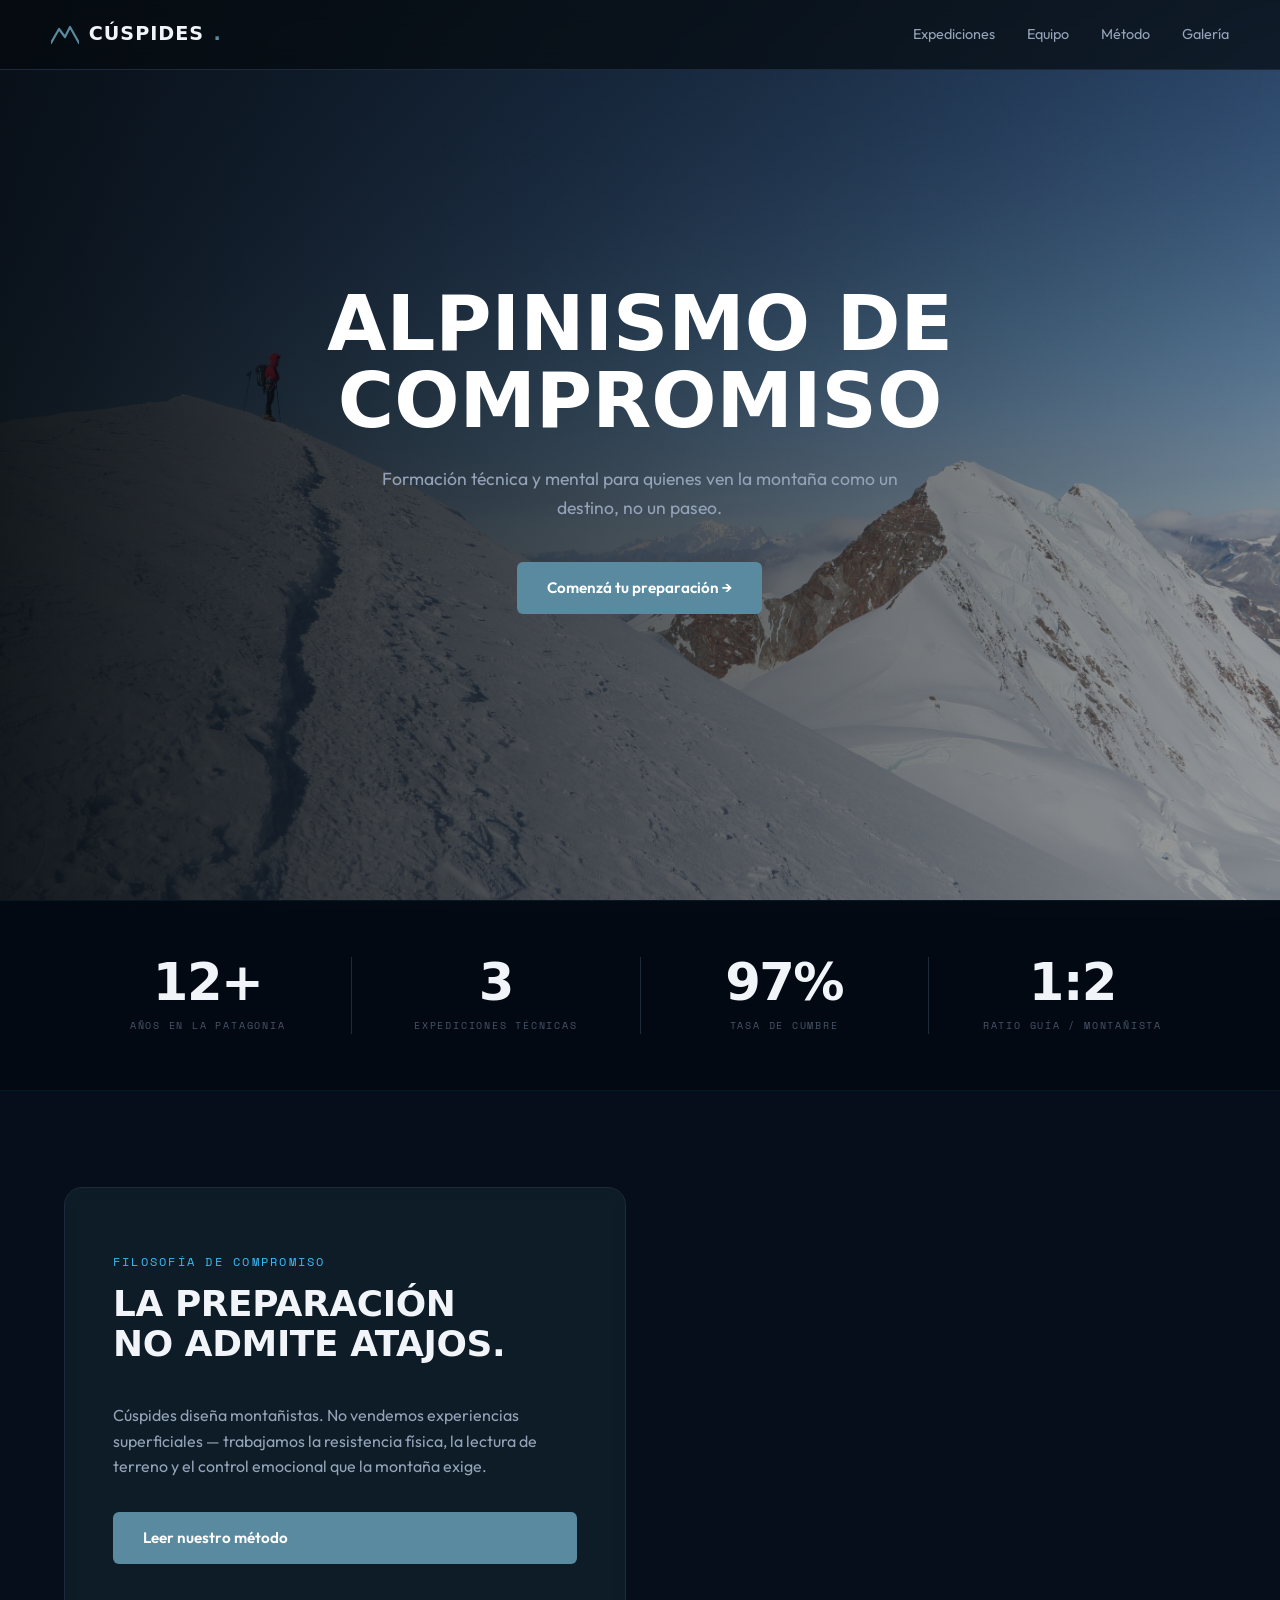
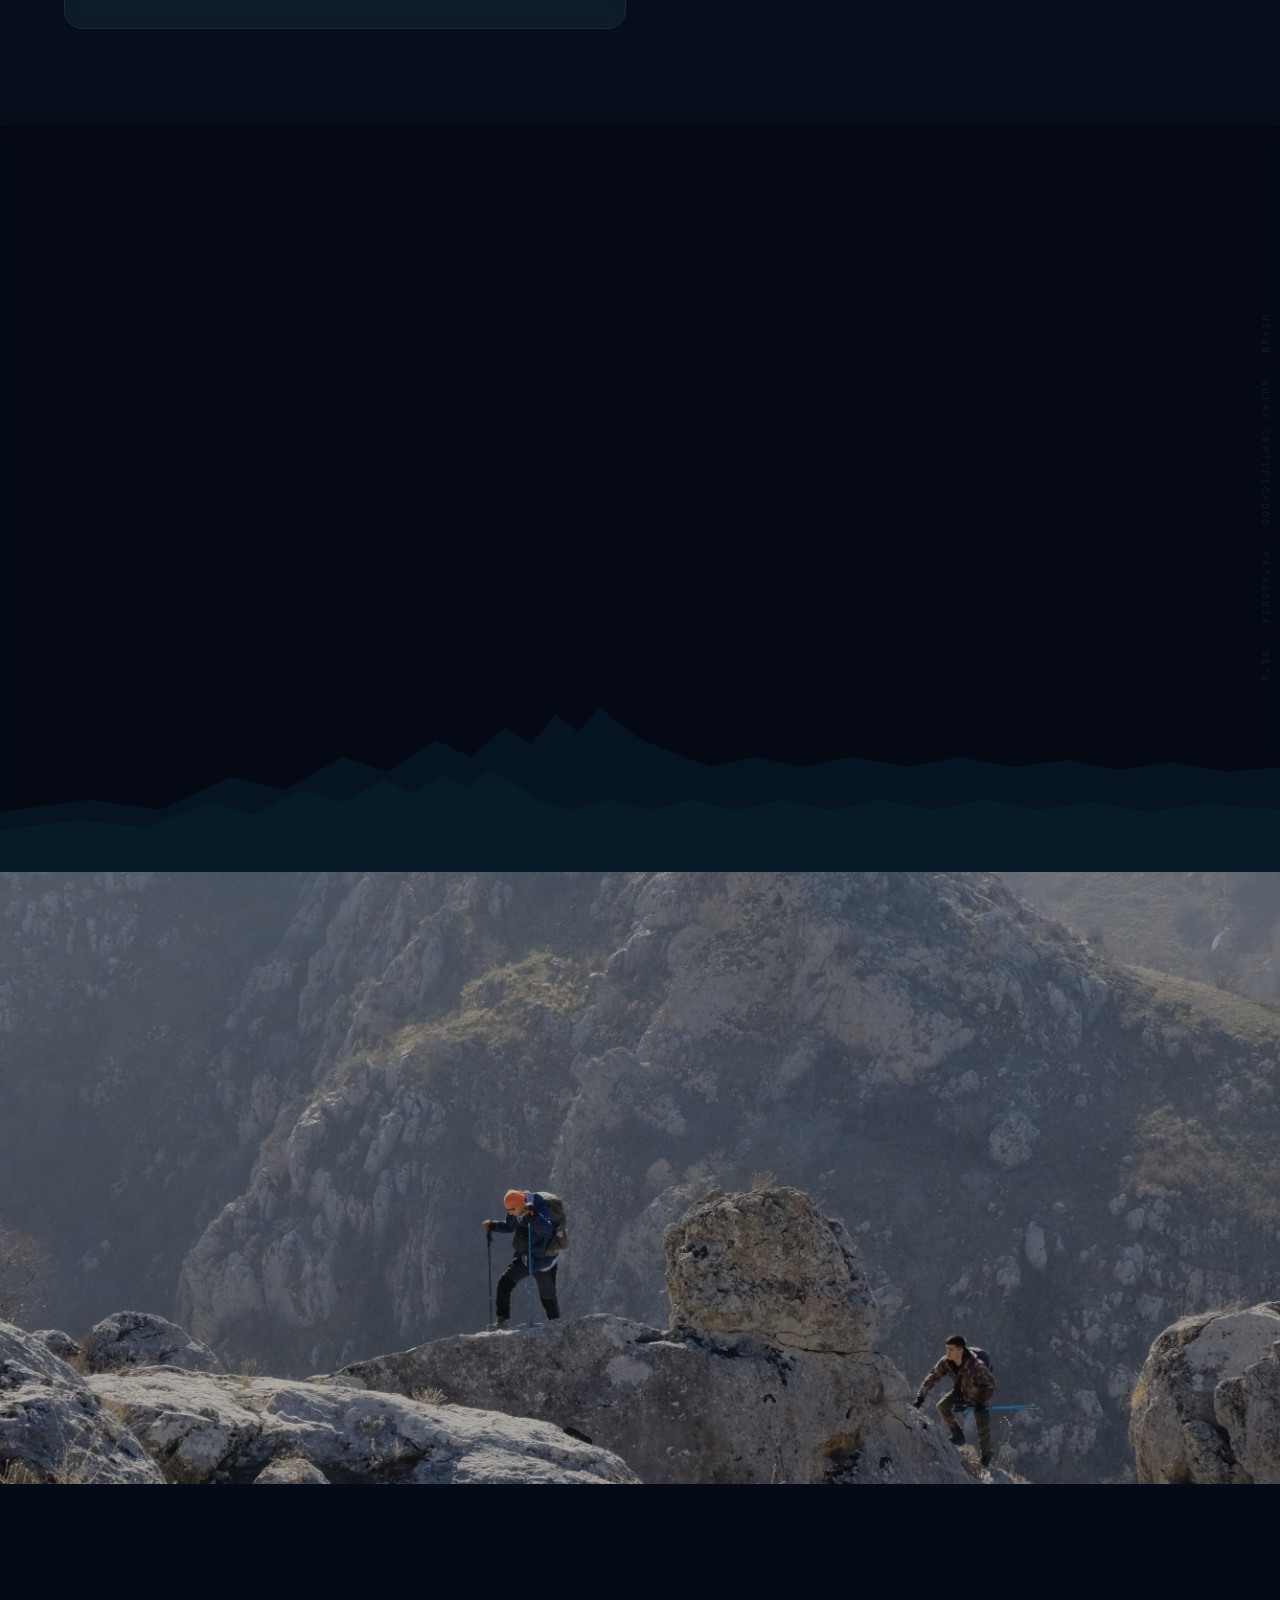
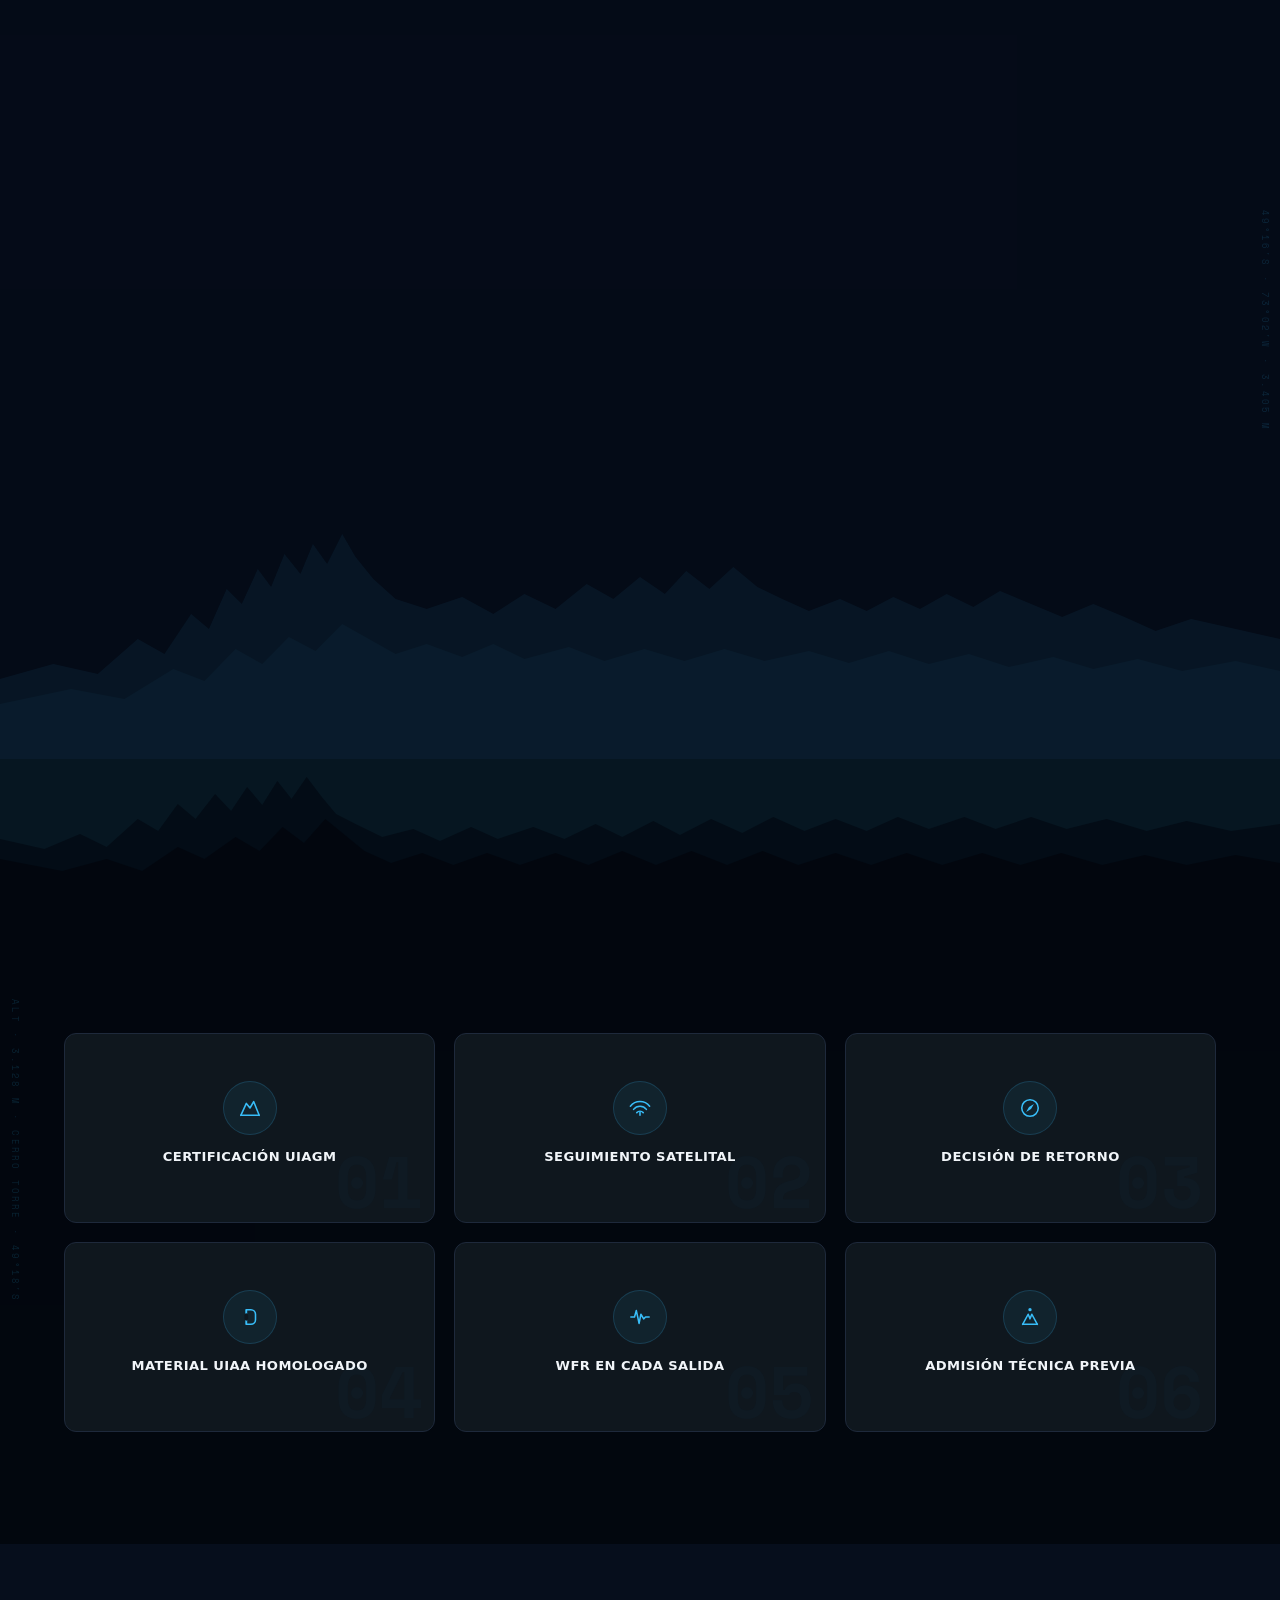
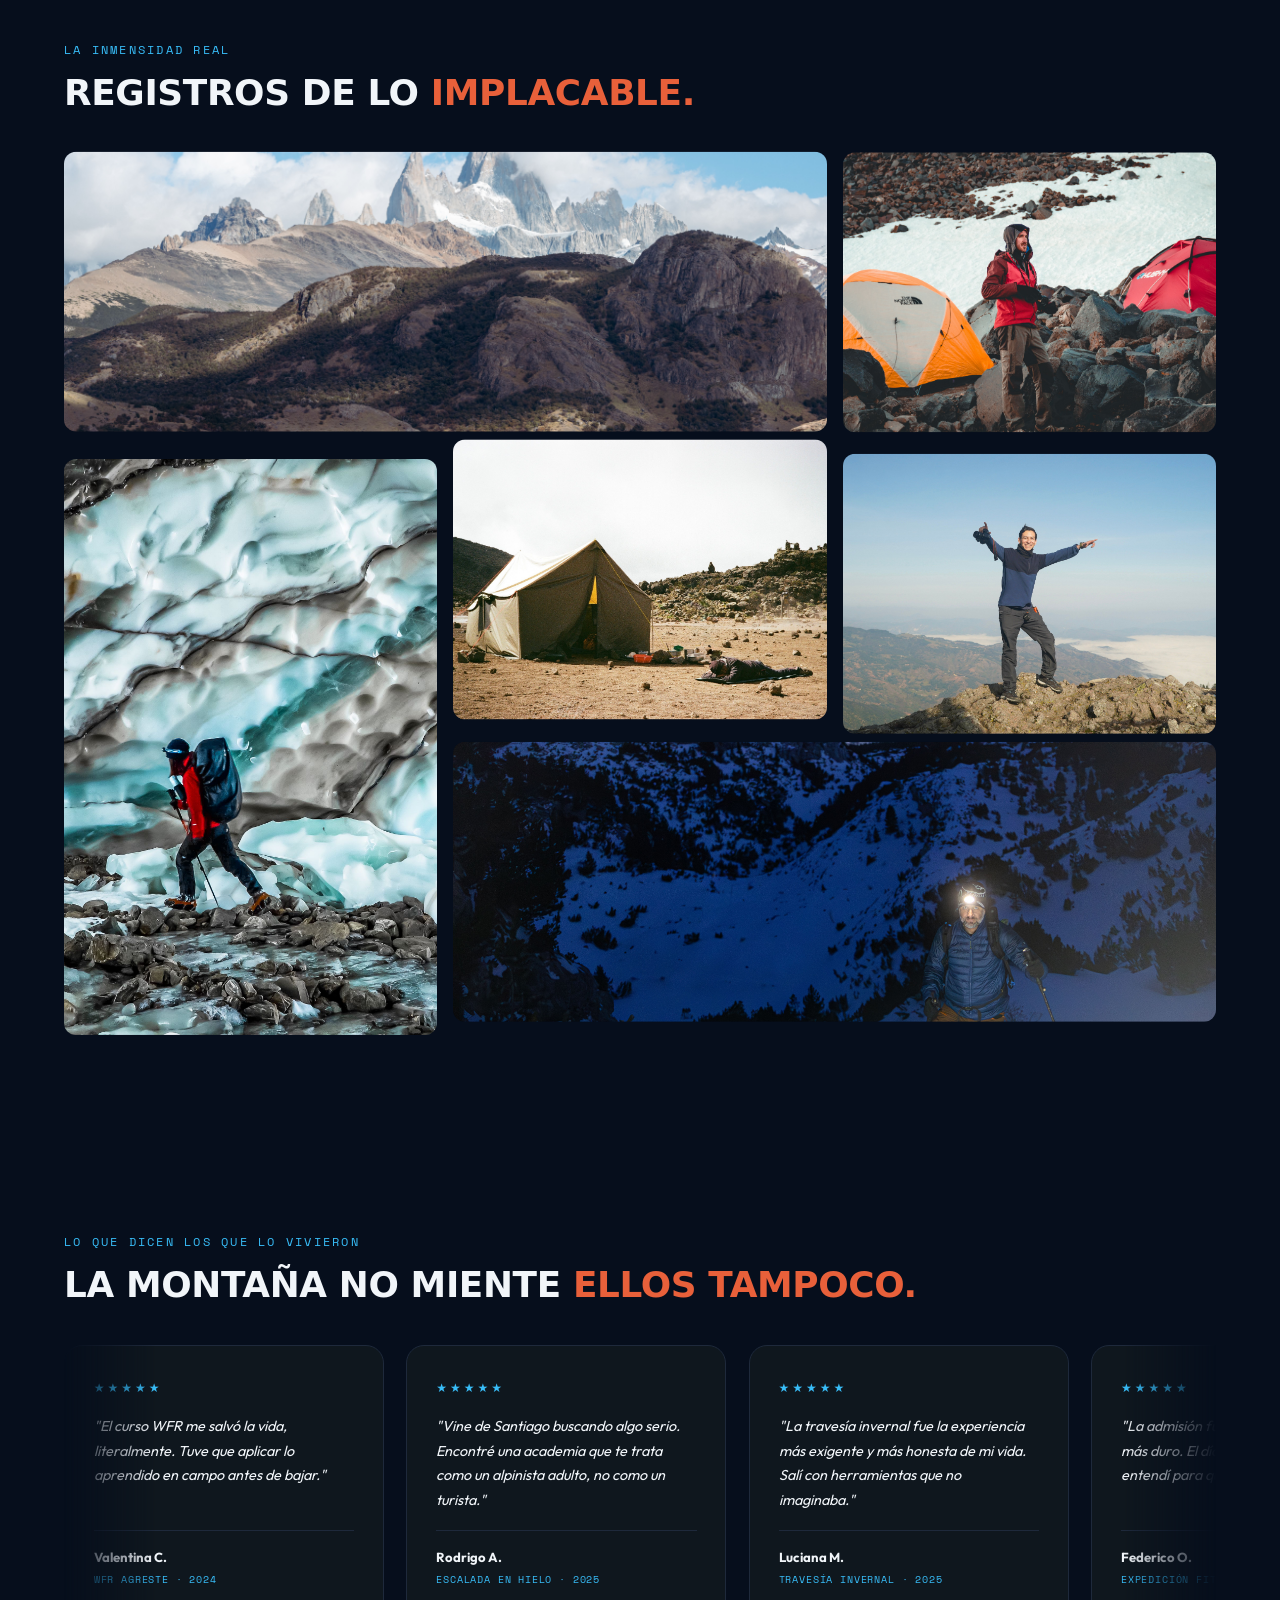
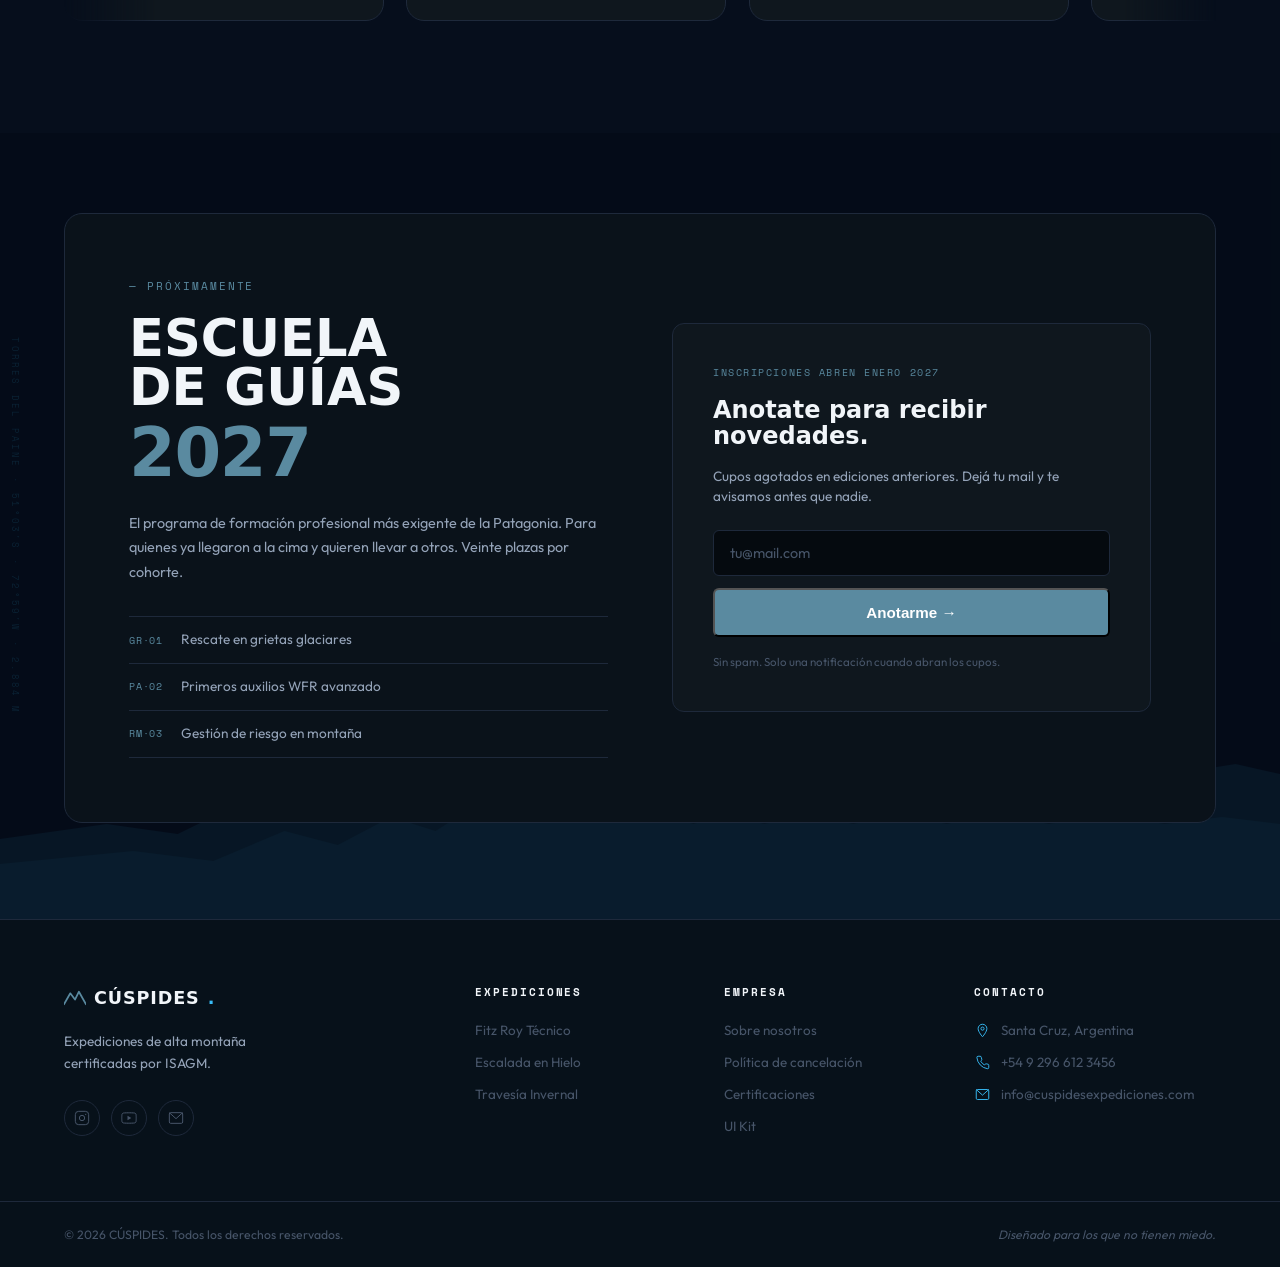
<file: index.html>
<!DOCTYPE html>
<html lang="es">
<head>
    <meta charset="UTF-8">
    <meta name="viewport" content="width=device-width, initial-scale=1.0">
    <title>Cúspides — Montaña & Expediciones</title>
    <meta name="description" content="Alpinismo de compromiso en la Patagonia extrema. Preparación física y mental para montañistas exigentes.">
    <link rel="preconnect" href="https://fonts.googleapis.com">
    <link rel="preconnect" href="https://fonts.gstatic.com" crossorigin>
    <link href="https://fonts.googleapis.com/css2?family=Syne:wght@600;700;800&family=Outfit:wght@300;400;500;600&family=Space+Mono:wght@400;700&display=swap" rel="stylesheet">
    <link rel="stylesheet" href="css/styles.css">
    <link rel="stylesheet" href="css/styles2.css">
</head>
<body>

    <div class="spotlight" aria-hidden="true"></div>
    <div class="grain" aria-hidden="true"></div>

    <!-- NAV -->
    <header class="nav" id="nav">
        <a href="#hero" class="nav__brand">
            <svg class="nav__logo-icon" viewBox="0 0 28 20" fill="none" xmlns="http://www.w3.org/2000/svg" aria-hidden="true">
                <polyline points="0,18 8,4 14,12 19,2 28,18" stroke="currentColor" stroke-width="2.2" stroke-linejoin="round" stroke-linecap="round"/>
            </svg>
            CÚSPIDES<span class="nav__brand-accent">.</span>
        </a>
        <nav class="nav__links">
            <a href="#experiencias">Expediciones</a>
            <a href="#equipo">Equipo</a>
            <a href="#seguridad">Método</a>
            <a href="#galeria">Galería</a>
        </nav>
        <button class="nav__hamburger" aria-label="Abrir menú" aria-expanded="false">
            <span></span><span></span><span></span>
        </button>
    </header>

    <!-- HERO — centrado, sin eyebrow -->
    <section class="hero" id="hero">
        <div class="hero__bg"></div>
        <div class="hero__content">
            <h1 class="hero__title">ALPINISMO DE<br>COMPROMISO</h1>
            <p class="hero__sub">Formación técnica y mental para quienes ven la montaña como un destino, no un paseo.</p>
            <div class="hero__actions">
                <a href="#" class="btn btn--primary">Comenzá tu preparación →</a>
            </div>
        </div>
    </section>

    <!-- STATS STRIP — count-up via JS al entrar al viewport -->
    <div class="stats-strip">
        <div class="stats-strip__inner">
            <div class="stat-item">
                <span class="stat-item__num" data-count-to="12" data-suffix="+">12+</span>
                <span class="stat-item__label">Años en la Patagonia</span>
            </div>
            <div class="stat-item">
                <span class="stat-item__num" data-count-to="3">3</span>
                <span class="stat-item__label">Expediciones técnicas</span>
            </div>
            <div class="stat-item">
                <span class="stat-item__num" data-count-to="97" data-suffix="%">97%</span>
                <span class="stat-item__label">Tasa de cumbre</span>
            </div>
            <div class="stat-item">
                <span class="stat-item__num">1:2</span>
                <span class="stat-item__label">Ratio guía / montañista</span>
            </div>
        </div>
    </div>

    <!-- FILOSOFÍA -->
    <section class="section experience reveal" id="experiencia">
        <div class="experience__text-side">
            <p class="eyebrow">Filosofía de compromiso</p>
            <h2 class="section__title">La preparación<br>no admite atajos.</h2>
            <p class="experience__text" style="margin-top: 1.5rem; margin-bottom: 2rem;">
                Cúspides diseña montañistas. No vendemos experiencias superficiales — trabajamos la resistencia física, la lectura de terreno y el control emocional que la montaña exige.
            </p>
            <a href="#" class="btn btn--primary">Leer nuestro método</a>
        </div>
        <div class="experience__visual-side">
            <div class="experience__sky-bleed"></div>
            <video autoplay muted loop playsinline>
                <source src="assets/section1.mp4" type="video/mp4">
            </video>
        </div>
    </section>

    <!-- EQUIPO — full-bleed, 4 cols que llenan el ancho -->
    <section class="team" id="equipo">
        <div class="section__head reveal">
            <p class="eyebrow">Nuestro equipo</p>
            <h2 class="section__title">Instructores de <em class="hi">montaña.</em></h2>
            <p class="section__lead">Certificados con experiencia real en rescate, primeros auxilios y expediciones técnicas en los terrenos más hostiles del mundo.</p>
        </div>
        <div class="team__grid reveal">

            <article class="member-card">
                <div class="member-card__inner">
                    <div class="member-card__front" style="background-image: url('assets/action-a.jpg')">
                        <span class="member__chip"><span class="member__chip-star">★</span> Argentina</span>
                        <div class="member__front-info">
                            <h3 class="member__name">Tomás Mosqueda</h3>
                            <p class="member__role">Instructor Técnico</p>
                        </div>
                    </div>
                    <div class="member-card__back">
                        <p class="member__back-quote">"La montaña te devuelve exactamente lo que le das. Nada más, nada menos."</p>
                        <div class="member__ficha">
                            <div class="member__ficha-row"><span>Experiencia</span><strong>14 años</strong></div>
                            <div class="member__ficha-row"><span>Certificación</span><strong>UIAGM</strong></div>
                            <div class="member__ficha-row"><span>Especialidad</span><strong>Roca y mixto</strong></div>
                            <div class="member__ficha-row"><span>Base</span><strong>El Chaltén, AR</strong></div>
                        </div>
                    </div>
                </div>
            </article>

            <article class="member-card">
                <div class="member-card__inner">
                    <div class="member-card__front" style="background-image: url('assets/action-b.jpg')">
                        <span class="member__chip"><span class="member__chip-star">★</span> Chile</span>
                        <div class="member__front-info">
                            <h3 class="member__name">Karinelly Salas</h3>
                            <p class="member__role">Especialista en Hielo</p>
                        </div>
                    </div>
                    <div class="member-card__back">
                        <p class="member__back-quote">"El hielo no perdona la improvisación. Por eso entrenamos como si la tormenta ya estuviera aquí."</p>
                        <div class="member__ficha">
                            <div class="member__ficha-row"><span>Experiencia</span><strong>10 años</strong></div>
                            <div class="member__ficha-row"><span>Certificación</span><strong>UIAGM + WFR</strong></div>
                            <div class="member__ficha-row"><span>Especialidad</span><strong>Glaciología</strong></div>
                            <div class="member__ficha-row"><span>Base</span><strong>Torres del Paine, CL</strong></div>
                        </div>
                    </div>
                </div>
            </article>

            <article class="member-card">
                <div class="member-card__inner">
                    <div class="member-card__front" style="background-image: url('assets/action-c.jpg')">
                        <span class="member__chip"><span class="member__chip-star">★</span> Argentina</span>
                        <div class="member__front-info">
                            <h3 class="member__name">Diego Valbuena</h3>
                            <p class="member__role">Rescate Agreste</p>
                        </div>
                    </div>
                    <div class="member-card__back">
                        <p class="member__back-quote">"El rescate empieza antes de salir: en la planificación y en la selección del equipo."</p>
                        <div class="member__ficha">
                            <div class="member__ficha-row"><span>Experiencia</span><strong>12 años</strong></div>
                            <div class="member__ficha-row"><span>Certificación</span><strong>WFR + SAR</strong></div>
                            <div class="member__ficha-row"><span>Especialidad</span><strong>Rescate en grietas</strong></div>
                            <div class="member__ficha-row"><span>Base</span><strong>Bariloche, AR</strong></div>
                        </div>
                    </div>
                </div>
            </article>

            <article class="member-card">
                <div class="member-card__inner">
                    <div class="member-card__front" style="background-image: url('assets/action-d.jpg')">
                        <span class="member__chip"><span class="member__chip-star">★</span> Chile</span>
                        <div class="member__front-info">
                            <h3 class="member__name">Matilda Weber</h3>
                            <p class="member__role">Médica de Expedición</p>
                        </div>
                    </div>
                    <div class="member-card__back">
                        <p class="member__back-quote">"La medicina de montaña no es tratar emergencias. Es evitar que ocurran."</p>
                        <div class="member__ficha">
                            <div class="member__ficha-row"><span>Experiencia</span><strong>8 años</strong></div>
                            <div class="member__ficha-row"><span>Certificación</span><strong>MD + WFR</strong></div>
                            <div class="member__ficha-row"><span>Especialidad</span><strong>Medicina de expedición</strong></div>
                            <div class="member__ficha-row"><span>Base</span><strong>Puerto Natales, CL</strong></div>
                        </div>
                    </div>
                </div>
            </article>

        </div>
    </section>

    <!-- PHOTO BREAK -->
    <div class="photo-break">
        <img src="assets/corte-section1.jpg" alt="Glaciar Perito Moreno" loading="lazy">
        <span class="photo-break__caption"></span>
    </div>

    <!-- EXPEDICIONES -->
    <section class="expeditions" id="experiencias">
        <div class="section__head reveal">
            <p class="eyebrow">Expediciones de alta exigencia</p>
            <h2 class="section__title">Destinos que exigen preparación <em class="hi">real.</em></h2>
            <p class="section__lead">No son paquetes. Son expediciones técnicas con requisitos de formación y selección por aptitud.</p>
        </div>
        <div class="exp-grid reveal">
            <article class="exp-card" style="--bg: url('../assets/fitz-a.jpg')">
                <div class="exp-card__bg"></div>
                <div class="exp-card__overlay"></div>
                <div class="exp-card__content">
                    <div class="exp-card__header">
                        <span class="exp-level exp-level--5">NIVEL 3</span>
                    </div>
                    <div class="exp-card__body">
                        <h3 class="exp-card__title">FITZ ROY</h3>
                        <div class="exp-card__stats">
                            <div class="exp-stat"><span class="exp-stat__val">3.405 M</span><span class="exp-stat__label">Altitud</span></div>
                            <div class="exp-stat"><span class="exp-stat__val">14 DÍAS</span><span class="exp-stat__label">Duración</span></div>
                            <div class="exp-stat"><span class="exp-stat__val">ÉLITE</span><span class="exp-stat__label">Clase</span></div>
                        </div>
                        <p class="exp-card__desc">Arista sur del Fitz Roy. Requiere dominio en roca, mixto y nieve compacta.</p>
                        <div class="exp-card__price"><span class="exp-card__price-val">USD 2.200</span><span class="exp-card__price-label"> / persona</span></div>
                        <a href="detalle.html" class="btn btn--primary exp-card__cta">Ver programa →</a>
                    </div>
                </div>
            </article>
            <article class="exp-card" style="--bg: url('../assets/hielo.jpg')">
                <div class="exp-card__bg"></div>
                <div class="exp-card__overlay"></div>
                <div class="exp-card__content">
                    <div class="exp-card__header">
                        <span class="exp-level exp-level--4">NIVEL 2</span>
                    </div>
                    <div class="exp-card__body">
                        <h3 class="exp-card__title">ESCALADA EN HIELO</h3>
                        <div class="exp-card__stats">
                            <div class="exp-stat"><span class="exp-stat__val">2.200 M</span><span class="exp-stat__label">Altitud</span></div>
                            <div class="exp-stat"><span class="exp-stat__val">7 DÍAS</span><span class="exp-stat__label">Duración</span></div>
                            <div class="exp-stat"><span class="exp-stat__val">AVANZADO</span><span class="exp-stat__label">Clase</span></div>
                        </div>
                        <p class="exp-card__desc">Piolet, crampones y progresión en cascadas heladas. Glaciar en la Cordillera del Viento.</p>
                        <div class="exp-card__price"><span class="exp-card__price-val">USD 1.600</span><span class="exp-card__price-label"> / persona</span></div>
                        <a href="detalle.html" class="btn btn--primary exp-card__cta">Ver programa →</a>
                    </div>
                </div>
            </article>
            <article class="exp-card" style="--bg: url('../assets/invernal.jpg')">
                <div class="exp-card__bg"></div>
                <div class="exp-card__overlay"></div>
                <div class="exp-card__content">
                    <div class="exp-card__header">
                        <span class="exp-level exp-level--3">NIVEL 1</span>
                    </div>
                    <div class="exp-card__body">
                        <h3 class="exp-card__title">TRAVESÍA INVERNAL</h3>
                        <div class="exp-card__stats">
                            <div class="exp-stat"><span class="exp-stat__val">1.900 M</span><span class="exp-stat__label">Altitud</span></div>
                            <div class="exp-stat"><span class="exp-stat__val">5 DÍAS</span><span class="exp-stat__label">Duración</span></div>
                            <div class="exp-stat"><span class="exp-stat__val">INTERMEDIO</span><span class="exp-stat__label">Clase</span></div>
                        </div>
                        <p class="exp-card__desc">Autonomía total en vivac invernal. Navegación nocturna y gestión del frío extremo.</p>
                        <div class="exp-card__price"><span class="exp-card__price-val">USD 800</span><span class="exp-card__price-label"> / persona</span></div>
                        <a href="detalle.html" class="btn btn--primary exp-card__cta">Ver programa →</a>
                    </div>
                </div>
            </article>
        </div>
    </section>

    <!-- SEGURIDAD — flip cards, head alineado izquierda -->
    <section class="security" id="seguridad">
        <div class="section__head reveal">
            <p class="eyebrow">Protocolo Cúspides</p>
            <h2 class="section__title">Si el terreno falla, el <em class="hi">protocolo no.</em></h2>
            <p class="section__lead">La seguridad es la estructura detrás de cada decisión antes, durante y después de cada expedición.</p>
        </div>
        <div class="proto-grid reveal">

            <article class="proto-card">
                <div class="proto-card__inner">
                    <div class="proto-card__front">
                        <span class="proto-card__num">01</span>
                        <div class="proto-icon-wrap">
                            <!-- Cumbre / pico de montaña -->
                            <svg width="22" height="22" viewBox="0 0 24 24" fill="none" stroke="currentColor" stroke-width="1.7" stroke-linecap="round" stroke-linejoin="round"><polyline points="2,20 8,7 12,12 16,5 22,20"/><line x1="2" y1="20" x2="22" y2="20"/></svg>
                        </div>
                        <h3 class="proto-name">Certificación UIAGM</h3>
                        <p class="proto-desc">El único estándar internacional que la Patagonia acepta.</p>
                    </div>
                    <div class="proto-card__back">
                        <p class="proto-card__back-label">¿Qué significa?</p>
                        <p class="proto-card__back-text">Union Internationale des Associations de Guides de Montagne. Solo 3.800 guías en el mundo la poseen. Cúspides no certifica con menos.</p>
                    </div>
                </div>
            </article>

            <article class="proto-card">
                <div class="proto-card__inner">
                    <div class="proto-card__front">
                        <span class="proto-card__num">02</span>
                        <div class="proto-icon-wrap">
                            <!-- Señal GPS satelital -->
                            <svg width="22" height="22" viewBox="0 0 24 24" fill="none" stroke="currentColor" stroke-width="1.7" stroke-linecap="round" stroke-linejoin="round"><line x1="12" y1="20" x2="12" y2="16"/><path d="M8.5 17a5 5 0 0 1 7 0"/><path d="M5 13.5a9 9 0 0 1 14 0"/><path d="M1.5 10a13.5 13.5 0 0 1 21 0"/></svg>
                        </div>
                        <h3 class="proto-name">Seguimiento satelital</h3>
                        <p class="proto-desc">Posición en tiempo real vía Garmin inReach. Sin zonas ciegas.</p>
                    </div>
                    <div class="proto-card__back">
                        <p class="proto-card__back-label">El dispositivo</p>
                        <p class="proto-card__back-text">Garmin inReach Mini 2. Actualización cada 10 minutos. El equipo de base recibe tu posición durante toda la expedición, sin importar la cobertura.</p>
                    </div>
                </div>
            </article>

            <article class="proto-card">
                <div class="proto-card__inner">
                    <div class="proto-card__front">
                        <span class="proto-card__num">03</span>
                        <div class="proto-icon-wrap">
                            <!-- Brújula de expedición -->
                            <svg width="22" height="22" viewBox="0 0 24 24" fill="none" stroke="currentColor" stroke-width="1.7" stroke-linecap="round" stroke-linejoin="round"><circle cx="12" cy="12" r="9"/><polygon points="16.24,7.76 13.12,13.12 7.76,16.24 10.88,10.88" fill="currentColor" stroke="none"/></svg>
                        </div>
                        <h3 class="proto-name">Decisión de retorno</h3>
                        <p class="proto-desc">El protocolo de regreso se define antes de partir, no en la cumbre.</p>
                    </div>
                    <div class="proto-card__back">
                        <p class="proto-card__back-label">Cómo funciona</p>
                        <p class="proto-card__back-text">Definimos puntos de no retorno con altitudes, horarios y condiciones climáticas máximas antes de salir. Si la montaña no acompaña, volvemos. Sin discusión.</p>
                    </div>
                </div>
            </article>

            <article class="proto-card">
                <div class="proto-card__inner">
                    <div class="proto-card__front">
                        <span class="proto-card__num">04</span>
                        <div class="proto-icon-wrap">
                            <!-- Mosquetón / carabiner -->
                            <svg width="22" height="22" viewBox="0 0 24 24" fill="none" stroke="currentColor" stroke-width="1.7" stroke-linecap="round" stroke-linejoin="round"><path d="M8 4h5a5 5 0 0 1 5 5v6a5 5 0 0 1-5 5H8V4z"/><line x1="8" y1="4" x2="8" y2="20"/><line x1="8" y1="10" x2="8" y2="14" stroke-width="4" stroke="var(--panel)"/></svg>
                        </div>
                        <h3 class="proto-name">Material UIAA homologado</h3>
                        <p class="proto-desc">Cuerdas, arneses y hardware con certificación técnica vigente.</p>
                    </div>
                    <div class="proto-card__back">
                        <p class="proto-card__back-label">El estándar</p>
                        <p class="proto-card__back-text">Todo el material es inspeccionado antes de cada expedición y reemplazado al primer signo de deterioro. No usamos equipo de temporadas anteriores sin revisión.</p>
                    </div>
                </div>
            </article>

            <article class="proto-card">
                <div class="proto-card__inner">
                    <div class="proto-card__front">
                        <span class="proto-card__num">05</span>
                        <div class="proto-icon-wrap">
                            <!-- ECG / pulso en campo remoto -->
                            <svg width="22" height="22" viewBox="0 0 24 24" fill="none" stroke="currentColor" stroke-width="1.7" stroke-linecap="round" stroke-linejoin="round"><polyline points="2,12 6,12 8,5 11,19 13,9 16,14 18,12 22,12"/></svg>
                        </div>
                        <h3 class="proto-name">WFR en cada salida</h3>
                        <p class="proto-desc">Cada expedición sale con al menos un guía WFR certificado.</p>
                    </div>
                    <div class="proto-card__back">
                        <p class="proto-card__back-label">La formación</p>
                        <p class="proto-card__back-text">Wilderness First Responder: 70+ horas en emergencias en terreno remoto sin acceso hospitalario. Es el mínimo que Cúspides exige, no el máximo que entrena.</p>
                    </div>
                </div>
            </article>

            <article class="proto-card">
                <div class="proto-card__inner">
                    <div class="proto-card__front">
                        <span class="proto-card__num">06</span>
                        <div class="proto-icon-wrap">
                            <!-- Montañista en cumbre (figura + pico) -->
                            <svg width="22" height="22" viewBox="0 0 24 24" fill="none" stroke="currentColor" stroke-width="1.7" stroke-linecap="round" stroke-linejoin="round"><circle cx="12" cy="4" r="1.8" fill="currentColor" stroke="none"/><polyline points="4,20 10,9 12,14 14,9 20,20"/><line x1="4" y1="20" x2="20" y2="20"/></svg>
                        </div>
                        <h3 class="proto-name">Admisión técnica previa</h3>
                        <p class="proto-desc">No cualquiera sube con nosotros. La selección es parte del protocolo.</p>
                    </div>
                    <div class="proto-card__back">
                        <p class="proto-card__back-label">El proceso</p>
                        <p class="proto-card__back-text">Entrevista individual, revisión de historial de ascensos y evaluación física. No es un filtro de marketing: si no estás listo, te lo decimos directamente.</p>
                    </div>
                </div>
            </article>

        </div>
    </section>

    <!-- GALERÍA — dentro de la grilla estándar -->
    <section class="gallery" id="galeria">
        <div class="section__head reveal">
            <p class="eyebrow">La inmensidad real</p>
            <h2 class="section__title">Registros de lo <em class="hi">implacable.</em></h2>
        </div>
        <div class="masonry-gallery reveal">
            <figure class="mg__item" data-speed="0.9" data-lugar="Fitz Roy" data-anio="2024"><img src="assets/gale1.jpg" alt="Ascenso técnico en el Fitz Roy" loading="lazy"><figcaption class="mg__caption"><span class="mg__caption-lugar">Fitz Roy</span><span class="mg__caption-meta">Expedición técnica · 2024</span><span class="mg__caption-desc">Ascenso por la arista sur en condiciones de viento cruzado.</span></figcaption></figure>
            <figure class="mg__item" data-speed="1.1" data-lugar="Campo Base" data-anio="2023"><img src="assets/gale2.jpg" alt="Tormenta de nieve en campamento base" loading="lazy"><figcaption class="mg__caption"><span class="mg__caption-lugar">Campo Base</span><span class="mg__caption-meta">Campamento · 2023</span><span class="mg__caption-desc">Tormenta nocturna a 2.100 m. Protocolo de espera activado.</span></figcaption></figure>
            <figure class="mg__item" data-speed="0.85" data-lugar="Glaciar Perito Moreno" data-anio="2024"><img src="assets/gale3.jpg" alt="Cruce de glaciares" loading="lazy"><figcaption class="mg__caption"><span class="mg__caption-lugar">Glaciar Perito Moreno</span><span class="mg__caption-meta">Travesía glaciar · 2024</span><span class="mg__caption-desc">Cruce de grietas con técnica de ropa fija y cordada corta.</span></figcaption></figure>
            <figure class="mg__item" data-speed="1.12" data-lugar="Campamento Cúspides" data-anio="2025"><img src="assets/gale4.jpg" alt="Preparación técnica de cuerdas" loading="lazy"><figcaption class="mg__caption"><span class="mg__caption-lugar">Campamento Cúspides</span><span class="mg__caption-meta">Logística · 2025</span><span class="mg__caption-desc">Revisión de material técnico previo al ascenso.</span></figcaption></figure>
            <figure class="mg__item" data-speed="0.92" data-lugar="Cima Fitz Roy" data-anio="2025"><img src="assets/gale5.jpg" alt="Amanecer desde la cumbre" loading="lazy"><figcaption class="mg__caption"><span class="mg__caption-lugar">Cima Fitz Roy · 3.405 m</span><span class="mg__caption-meta">Cumbre · 2025</span><span class="mg__caption-desc">Amanecer patagónico desde la cima. Ventana de 40 minutos.</span></figcaption></figure>
            <figure class="mg__item" data-speed="1.06" data-lugar="Vivac Nocturno" data-anio="2023"><img src="assets/gale6.jpg" alt="Noche técnica de vivac" loading="lazy"><figcaption class="mg__caption"><span class="mg__caption-lugar">Vivac Nocturno</span><span class="mg__caption-meta">Bivouac · 2023</span><span class="mg__caption-desc">Pernoctada a −8°C. Gestión de energía y calor en terreno abierto.</span></figcaption></figure>
        </div>
    </section>

    <!-- RESEÑAS -->
    <section class="section testimonials" id="resenas">
        <div class="section__head reveal">
            <p class="eyebrow">Lo que dicen los que lo vivieron</p>
            <h2 class="section__title">La montaña no miente <em class="hi">Ellos tampoco.</em>
            </div>

        <div class="review-marquee reveal">
            <div class="review-marquee__track">
                <blockquote class="review-card">
                    <div class="review-card__stars">★★★★★</div>
                    <p class="review-card__text">"El curso WFR me salvó la vida, literalmente. Tuve que aplicar lo aprendido en campo antes de bajar."</p>
                    <footer class="review-card__footer">
                        <p class="review-card__name">Valentina C.</p>
                        <span class="review-card__tag">WFR Agreste · 2024</span>
                    </footer>
                </blockquote>
                <blockquote class="review-card">
                    <div class="review-card__stars">★★★★★</div>
                    <p class="review-card__text">"Vine de Santiago buscando algo serio. Encontré una academia que te trata como un alpinista adulto, no como un turista."</p>
                    <footer class="review-card__footer">
                        <p class="review-card__name">Rodrigo A.</p>
                        <span class="review-card__tag">Escalada en Hielo · 2025</span>
                    </footer>
                </blockquote>
                <blockquote class="review-card">
                    <div class="review-card__stars">★★★★★</div>
                    <p class="review-card__text">"La travesía invernal fue la experiencia más exigente y más honesta de mi vida. Salí con herramientas que no imaginaba."</p>
                    <footer class="review-card__footer">
                        <p class="review-card__name">Luciana M.</p>
                        <span class="review-card__tag">Travesía Invernal · 2025</span>
                    </footer>
                </blockquote>
                <blockquote class="review-card">
                    <div class="review-card__stars">★★★★★</div>
                    <p class="review-card__text">"La admisión fue dura. El programa fue más duro. El día que pisé la cumbre entendí para qué era todo."</p>
                    <footer class="review-card__footer">
                        <p class="review-card__name">Federico O.</p>
                        <span class="review-card__tag">Expedición Fitz Roy · 2025</span>
                    </footer>
                </blockquote>
                <blockquote class="review-card">
                    <div class="review-card__stars">★★★★★</div>
                    <p class="review-card__text">"Nunca pensé que iba a llegar tan preparado a la base del Fitz Roy. La admisión me pareció exigente, hasta que vi la montaña de frente."</p>
                    <footer class="review-card__footer">
                        <p class="review-card__name">Marcos D.</p>
                        <span class="review-card__tag">Expedición Fitz Roy · 2024</span>
                    </footer>
                </blockquote>
                <!-- Duplicado para loop sin corte -->
                <blockquote class="review-card">
                    <div class="review-card__stars">★★★★★</div>
                    <p class="review-card__text">"El curso WFR me salvó la vida, literalmente. Tuve que aplicar lo aprendido en campo antes de bajar."</p>
                    <footer class="review-card__footer">
                        <p class="review-card__name">Valentina C.</p>
                        <span class="review-card__tag">WFR Agreste · 2024</span>
                    </footer>
                </blockquote>
                <blockquote class="review-card">
                    <div class="review-card__stars">★★★★★</div>
                    <p class="review-card__text">"Vine de Santiago buscando algo serio. Encontré una academia que te trata como un alpinista adulto, no como un turista."</p>
                    <footer class="review-card__footer">
                        <p class="review-card__name">Rodrigo A.</p>
                        <span class="review-card__tag">Escalada en Hielo · 2025</span>
                    </footer>
                </blockquote>
                <blockquote class="review-card">
                    <div class="review-card__stars">★★★★★</div>
                    <p class="review-card__text">"La travesía invernal fue la experiencia más exigente y más honesta de mi vida. Salí con herramientas que no imaginaba."</p>
                    <footer class="review-card__footer">
                        <p class="review-card__name">Luciana M.</p>
                        <span class="review-card__tag">Travesía Invernal · 2025</span>
                    </footer>
                </blockquote>
                <blockquote class="review-card">
                    <div class="review-card__stars">★★★★★</div>
                    <p class="review-card__text">"La admisión fue dura. El programa fue más duro. El día que pisé la cumbre entendí para qué era todo."</p>
                    <footer class="review-card__footer">
                        <p class="review-card__name">Federico O.</p>
                        <span class="review-card__tag">Expedición Fitz Roy · 2025</span>
                    </footer>
                </blockquote>
                <blockquote class="review-card">
                    <div class="review-card__stars">★★★★★</div>
                    <p class="review-card__text">"Nunca pensé que iba a llegar tan preparado a la base del Fitz Roy. La admisión me pareció exigente, hasta que vi la montaña de frente."</p>
                    <footer class="review-card__footer">
                        <p class="review-card__name">Marcos D.</p>
                        <span class="review-card__tag">Expedición Fitz Roy · 2024</span>
                    </footer>
                </blockquote>
            </div>
        </div>
    </section>

    <!-- ESCUELA DE GUÍAS -->
    <section class="school" id="escuela">
        <div class="school__inner reveal">
            <div class="school__left">
                <p class="school__eyebrow">— Próximamente</p>
                <h2 class="school__title">Escuela<br>de Guías</h2>
                <p class="school__year">2027</p>
                <p class="school__desc">El programa de formación profesional más exigente de la Patagonia. Para quienes ya llegaron a la cima y quieren llevar a otros. Veinte plazas por cohorte.</p>
                <ul class="school__modules">
                    <li><span class="school__module-code">GR·01</span>Rescate en grietas glaciares</li>
                    <li><span class="school__module-code">PA·02</span>Primeros auxilios WFR avanzado</li>
                    <li><span class="school__module-code">RM·03</span>Gestión de riesgo en montaña</li>
                </ul>
            </div>
            <div class="school__right">
                <div class="school__form-box">
                    <p class="school__form-label">Inscripciones abren enero 2027</p>
                    <h3 class="school__form-title">Anotate para recibir novedades.</h3>
                    <p class="school__form-sub">Cupos agotados en ediciones anteriores. Dejá tu mail y te avisamos antes que nadie.</p>
                    <form class="school__form" onsubmit="return false;">
                        <input class="school__input" type="email" placeholder="tu@mail.com" required>
                        <button class="btn btn--primary school__submit" type="submit">Anotarme →</button>
                    </form>
                    <p class="school__disclaimer">Sin spam. Solo una notificación cuando abran los cupos.</p>
                </div>
            </div>
        </div>
    </section>

    <!-- FOOTER — rediseño con columnas + íconos -->
    <footer class="footer">
        <div class="footer__body">

            <!-- Col 1: marca + descripción + redes -->
            <div class="footer__brand-col">
                <p class="footer__logo">
                    <svg class="footer__logo-icon" viewBox="0 0 28 20" fill="none" xmlns="http://www.w3.org/2000/svg" aria-hidden="true">
                        <polyline points="0,18 8,4 14,12 19,2 28,18" stroke="currentColor" stroke-width="2.2" stroke-linejoin="round" stroke-linecap="round"/>
                    </svg>
                    CÚSPIDES<span class="footer__logo-accent">.</span>
                </p>
                <p class="footer__tagline">Expediciones de alta montaña<br>certificadas por ISAGM.</p>
                <div class="footer__social-row">
                    <a href="#" class="footer__social-btn" aria-label="Instagram">
                        <svg viewBox="0 0 24 24" fill="none" stroke="currentColor" stroke-width="1.5" xmlns="http://www.w3.org/2000/svg">
                            <rect x="2" y="2" width="20" height="20" rx="5" ry="5"/>
                            <circle cx="12" cy="12" r="4"/>
                            <circle cx="17.5" cy="6.5" r="1" fill="currentColor" stroke="none"/>
                        </svg>
                    </a>
                    <a href="#" class="footer__social-btn" aria-label="YouTube">
                        <svg viewBox="0 0 24 24" fill="none" stroke="currentColor" stroke-width="1.5" xmlns="http://www.w3.org/2000/svg">
                            <path d="M22.5 6.5a2.7 2.7 0 0 0-1.9-1.9C18.9 4.2 12 4.2 12 4.2s-6.9 0-8.6.4a2.7 2.7 0 0 0-1.9 1.9C1.2 8.2 1.2 12 1.2 12s0 3.8.3 5.5a2.7 2.7 0 0 0 1.9 1.9c1.7.4 8.6.4 8.6.4s6.9 0 8.6-.4a2.7 2.7 0 0 0 1.9-1.9c.3-1.7.3-5.5.3-5.5s0-3.8-.3-5.5z"/>
                            <polygon points="9.75,15.5 15.5,12 9.75,8.5" fill="currentColor" stroke="none"/>
                        </svg>
                    </a>
                    <a href="#" class="footer__social-btn" aria-label="Email">
                        <svg viewBox="0 0 24 24" fill="none" stroke="currentColor" stroke-width="1.5" xmlns="http://www.w3.org/2000/svg">
                            <rect x="2" y="4" width="20" height="16" rx="2"/>
                            <polyline points="2,4 12,13 22,4"/>
                        </svg>
                    </a>
                </div>
            </div>

            <!-- Col 2: expediciones -->
            <div class="footer__col">
                <h4>Expediciones</h4>
                <ul>
                    <li><a href="#">Fitz Roy Técnico</a></li>
                    <li><a href="#">Escalada en Hielo</a></li>
                    <li><a href="#">Travesía Invernal</a></li>
                </ul>
            </div>

            <!-- Col 3: empresa -->
            <div class="footer__col">
                <h4>Empresa</h4>
                <ul>
                    <li><a href="#">Sobre nosotros</a></li>
                    <li><a href="#">Política de cancelación</a></li>
                    <li><a href="#">Certificaciones</a></li>
                    <li><a href="uikit.html">UI Kit</a></li>
                </ul>
            </div>

            <!-- Col 4: contacto con íconos -->
            <div class="footer__col footer__col--contact">
                <h4>Contacto</h4>
                <ul>
                    <li>
                        <span class="footer__contact-icon">
                            <svg viewBox="0 0 24 24" fill="none" stroke="currentColor" stroke-width="1.5" xmlns="http://www.w3.org/2000/svg">
                                <path d="M12 2C8.13 2 5 5.13 5 9c0 5.25 7 13 7 13s7-7.75 7-13c0-3.87-3.13-7-7-7z"/>
                                <circle cx="12" cy="9" r="2.5"/>
                            </svg>
                        </span>
                        Santa Cruz, Argentina
                    </li>
                    <li>
                        <span class="footer__contact-icon">
                            <svg viewBox="0 0 24 24" fill="none" stroke="currentColor" stroke-width="1.5" xmlns="http://www.w3.org/2000/svg">
                                <path d="M22 16.92v3a2 2 0 0 1-2.18 2A19.79 19.79 0 0 1 3.07 4.18 2 2 0 0 1 5.06 2h3a2 2 0 0 1 2 1.72c.127.96.361 1.903.7 2.81a2 2 0 0 1-.45 2.11L9.09 9.91a16 16 0 0 0 6 6l1.27-1.27a2 2 0 0 1 2.11-.45c.907.339 1.85.573 2.81.7A2 2 0 0 1 22 16.92z"/>
                            </svg>
                        </span>
                        +54 9 296 612 3456
                    </li>
                    <li>
                        <span class="footer__contact-icon">
                            <svg viewBox="0 0 24 24" fill="none" stroke="currentColor" stroke-width="1.5" xmlns="http://www.w3.org/2000/svg">
                                <rect x="2" y="4" width="20" height="16" rx="2"/>
                                <polyline points="2,4 12,13 22,4"/>
                            </svg>
                        </span>
                        info@cuspidesexpediciones.com
                    </li>
                </ul>
            </div>

        </div>

        <!-- Barra inferior -->
        <div class="footer__bottom">
            <p>© 2026 CÚSPIDES. Todos los derechos reservados.</p>
            <p>Diseñado para los que no tienen miedo.</p>
        </div>
    </footer>

    <script src="js/main.js"></script>
</body>
</html>
</file>
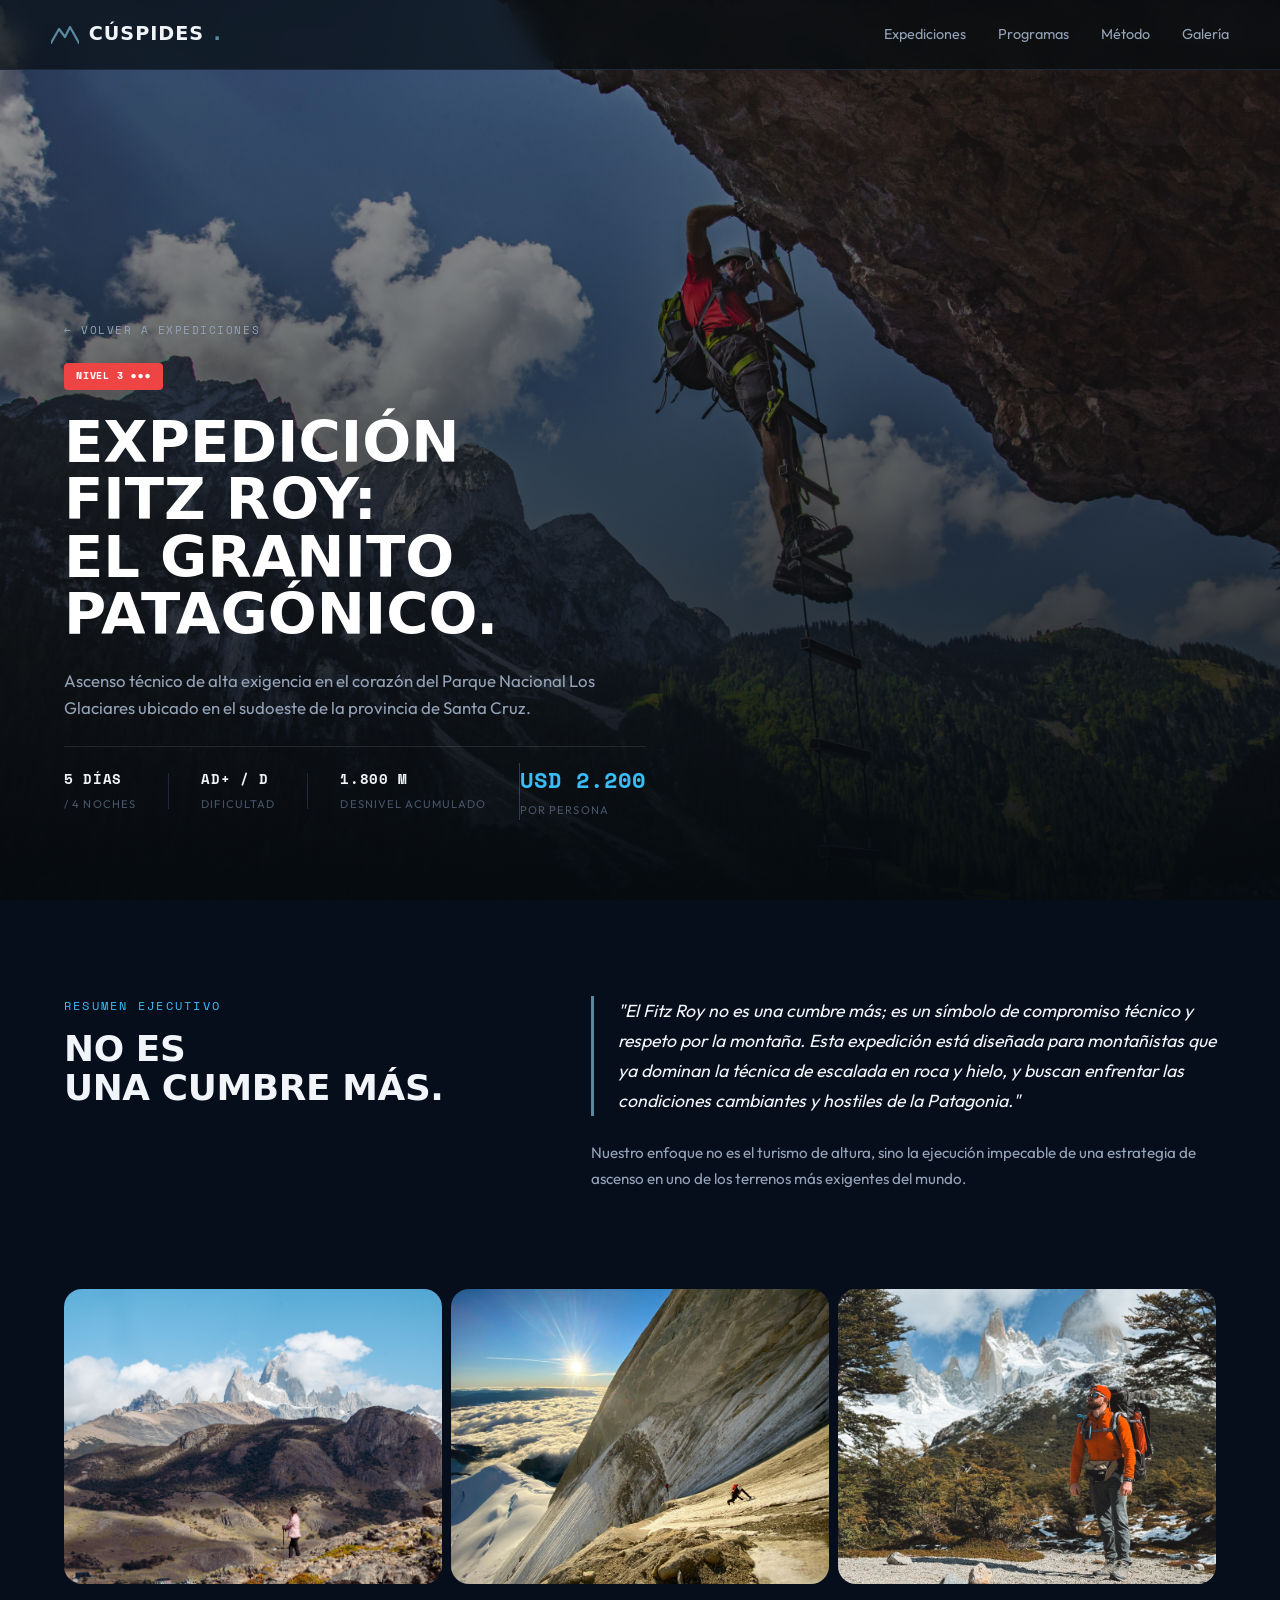
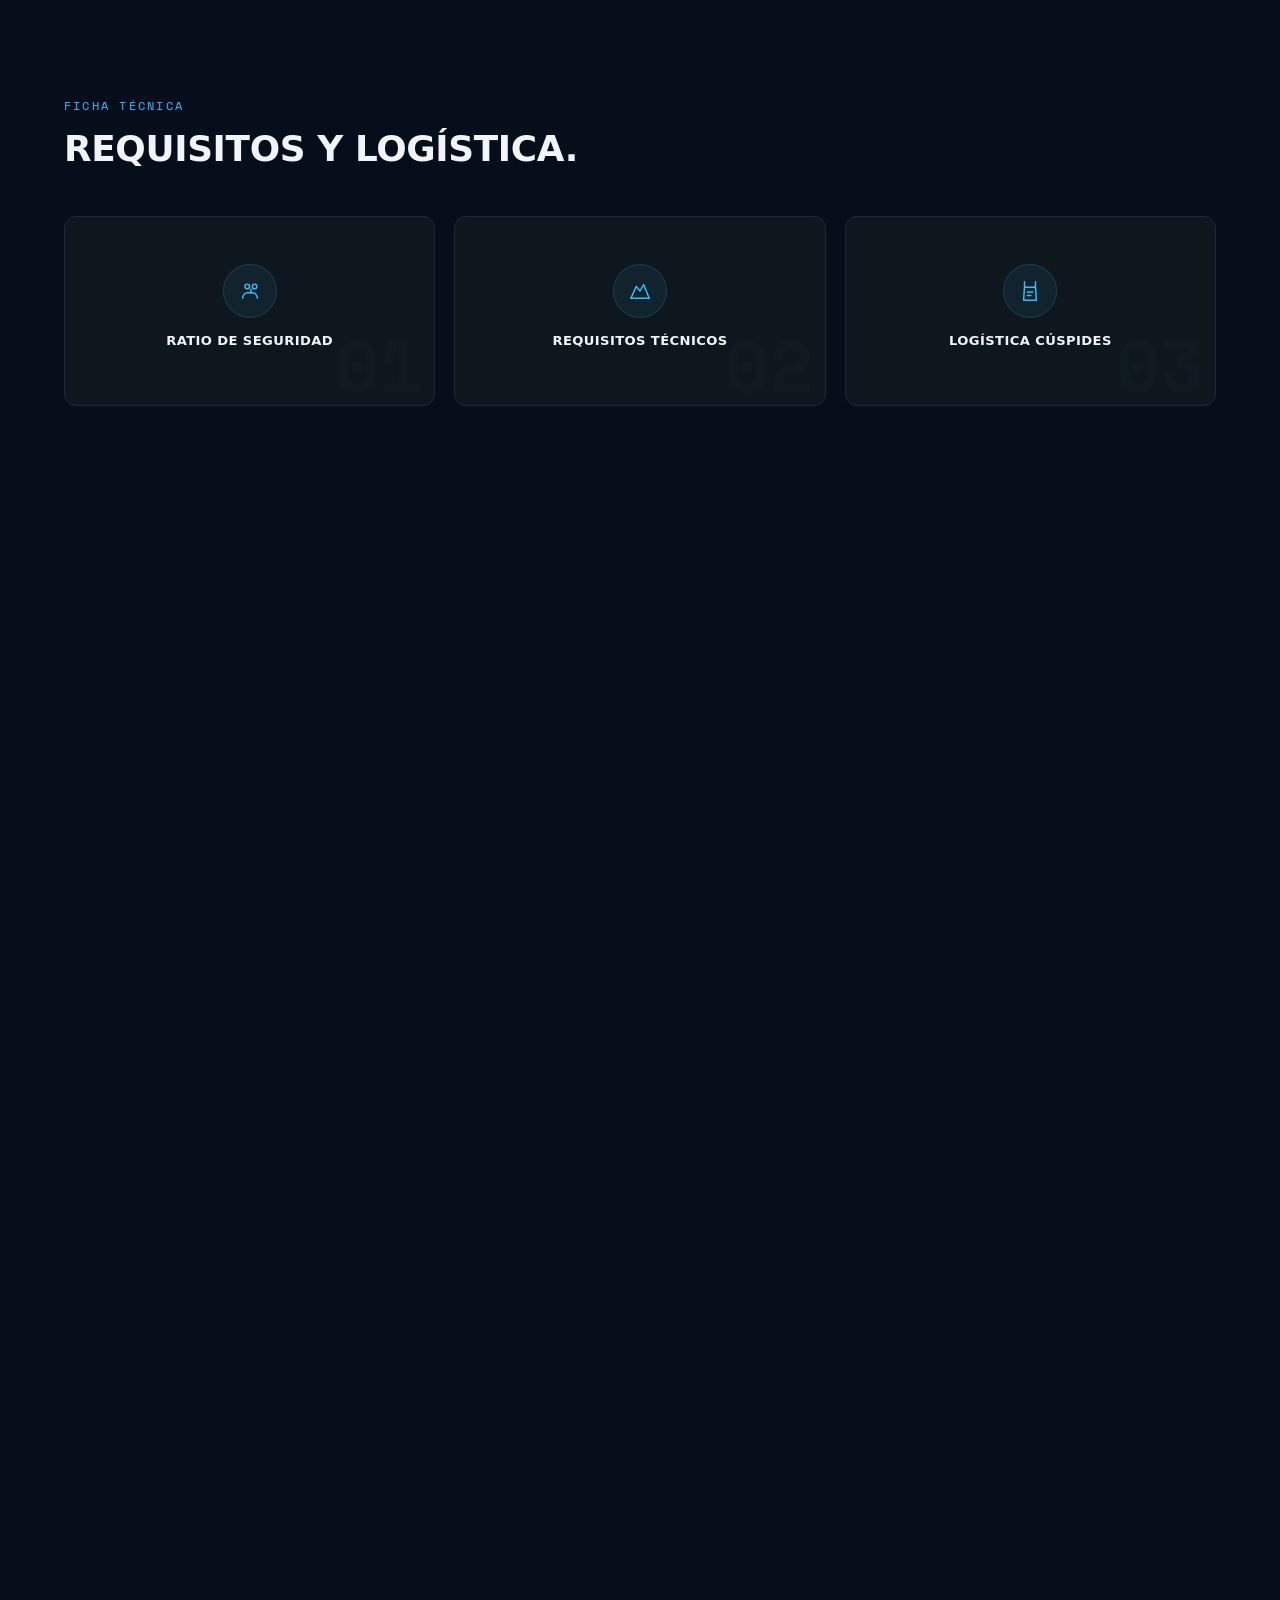
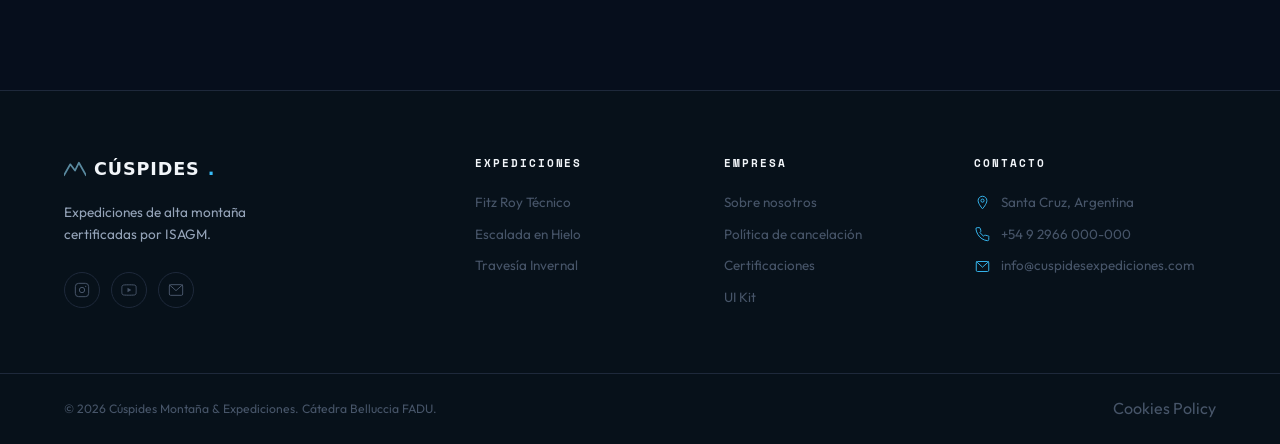
<file: detalle.html>
<!DOCTYPE html>
<html lang="es">
<head>
    <meta charset="UTF-8">
    <meta name="viewport" content="width=device-width, initial-scale=1.0">
    <title>Expedición Fitz Roy — Cúspides</title>
    <meta name="description" content="Ascenso técnico de alta exigencia en el corazón del Parque Nacional Los Glaciares.">

    <link rel="preconnect" href="https://fonts.googleapis.com">
    <link rel="preconnect" href="https://fonts.gstatic.com" crossorigin>
    <link href="https://fonts.googleapis.com/css2?family=Syne:wght@600;700;800&family=Outfit:wght@300;400;500;600&family=Space+Mono:wght@400;700&display=swap" rel="stylesheet">

    <link rel="stylesheet" href="css/styles.css">
    <link rel="stylesheet" href="css/detalle.css">
    <link rel="stylesheet" href="css/styles2.css">
</head>
<body>

    <div class="spotlight" aria-hidden="true"></div>
    <div class="grain" aria-hidden="true"></div>

    <!-- NAV -->
    <header class="nav" id="nav">
        <a href="index.html" class="nav__brand">
            <svg class="nav__logo-icon" viewBox="0 0 28 20" fill="none" xmlns="http://www.w3.org/2000/svg" aria-hidden="true">
                <polyline points="0,18 8,4 14,12 19,2 28,18" stroke="currentColor" stroke-width="2.2" stroke-linejoin="round" stroke-linecap="round"/>
            </svg>
            CÚSPIDES<span class="nav__brand-accent">.</span>
        </a>
        <nav class="nav__links">
            <a href="index.html#experiencias">Expediciones</a>
            <a href="index.html#servicios">Programas</a>
            <a href="index.html#proceso">Método</a>
            <a href="index.html#galeria">Galería</a>
        </nav>
        <button class="nav__hamburger" aria-label="Abrir menú" aria-expanded="false">
            <span></span><span></span><span></span>
        </button>
    </header>

    <!-- ⛰️ HERO DETALLE -->
    <section class="det-hero">
        <div class="det-hero__bg" style="background-image: url('assets/hero-a.jpg')"></div>
        <div class="det-hero__overlay"></div>
        <div class="det-hero__content reveal">
            <a href="index.html#experiencias" class="det-hero__back">← Volver a expediciones</a>
            <div class="det-hero__level">
                <span class="exp-level exp-level--5">NIVEL 3 ●●●</span>
            </div>
            <h1 class="det-hero__title">Expedición<br>Fitz Roy:<br>El granito<br>patagónico.</h1>
            <p class="det-hero__sub">Ascenso técnico de alta exigencia en el corazón del Parque Nacional Los Glaciares ubicado en el sudoeste de la provincia de Santa Cruz.</p>
            <div class="det-hero__stats">
                <div class="det-stat">
                    <span class="det-stat__val">5 DÍAS</span>
                    <span class="det-stat__label">/ 4 noches</span>
                </div>
                <div class="det-stat__divider"></div>
                <div class="det-stat">
                    <span class="det-stat__val">AD+ / D</span>
                    <span class="det-stat__label">Dificultad</span>
                </div>
                <div class="det-stat__divider"></div>
                <div class="det-stat">
                    <span class="det-stat__val">1.800 M</span>
                    <span class="det-stat__label">Desnivel acumulado</span>
                </div>
                <div class="det-stat det-stat--price">
                    <span class="det-stat__val det-stat__val--price">USD 2.200</span>
                    <span class="det-stat__label">por persona</span>
                </div>
            </div>
        </div>
    </section>

    <!-- 📋 RESUMEN EJECUTIVO -->
    <section class="det-section det-summary reveal">
        <div class="det-summary__inner">
            <div class="det-summary__left">
                <p class="eyebrow">Resumen ejecutivo</p>
                <h2 class="section__title">No es<br>una cumbre más.</h2>
            </div>
            <div class="det-summary__right">
                <p class="det-summary__quote">"El Fitz Roy no es una cumbre más; es un símbolo de compromiso técnico y respeto por la montaña. Esta expedición está diseñada para montañistas que ya dominan la técnica de escalada en roca y hielo, y buscan enfrentar las condiciones cambiantes y hostiles de la Patagonia."</p>
                <p class="det-summary__text">Nuestro enfoque no es el turismo de altura, sino la ejecución impecable de una estrategia de ascenso en uno de los terrenos más exigentes del mundo.</p>
            </div>
        </div>
    </section>

    <!-- 📷 IMAGEN INTERMEDIA -->
    <div class="det-img-break reveal">
        <figure class="det-img-break__fig">
            <img src="assets/gale1.jpg" alt="Ascenso técnico en el Fitz Roy" loading="lazy">
            <figcaption class="det-img-break__cap"><span>Arista Sur</span><span>Fitz Roy · 3.405 m</span><span class="det-img-break__desc">Ascenso por la arista sur en condiciones de viento cruzado.</span></figcaption>
        </figure>
        <figure class="det-img-break__fig">
            <img src="assets/fitz-7.jpg" alt="Preparación en terreno técnico" loading="lazy">
            <figcaption class="det-img-break__cap"><span>Preparación de material</span><span>Campo Base · Día 2</span><span class="det-img-break__desc">Revisión técnica de cuerdas y arneses antes del ascenso.</span></figcaption>
        </figure>
        <figure class="det-img-break__fig">
            <img src="assets/fitz-6.jpg" alt="Escalada en hielo patagónico" loading="lazy">
            <figcaption class="det-img-break__cap"><span>Sección glaciar</span><span>1.200 m · Hielo compacto</span><span class="det-img-break__desc">Progresión en cordada corta sobre hielo vivo patagónico.</span></figcaption>
        </figure>
    </div>

    <!-- 🔒 FICHA TÉCNICA -->
    <section class="det-section det-section--ficha reveal">
        <div class="det-ficha">
            <div class="det-ficha__head">
                <p class="eyebrow">Ficha técnica</p>
                <h2 class="section__title">Requisitos y logística.</h2>
            </div>
            <div class="proto-grid det-proto-grid">
                <article class="proto-card">
                    <div class="proto-card__inner">
                        <div class="proto-card__front">
                            <div class="proto-icon-wrap">
                                <svg viewBox="0 0 24 24" fill="none" stroke="currentColor" stroke-width="1.6" stroke-linecap="round" stroke-linejoin="round" width="22" height="22">
                                    <circle cx="9" cy="7" r="2.5"/><circle cx="17" cy="7" r="2.5"/>
                                    <path d="M4,20 C4,16 7,14 9,14 L15,14 C17,14 20,16 20,20"/>
                                    <line x1="13" y1="14" x2="13" y2="10"/>
                                </svg>
                            </div>
                            <p class="proto-name">Ratio de seguridad</p>
                            <span class="proto-card__num">01</span>
                        </div>
                        <div class="proto-card__back">
                            <p class="proto-card__back-label">El estándar</p>
                            <p class="proto-card__back-text">1 guía UIAGM cada 2 montañistas. Garantiza velocidad de reacción y capacidad de respuesta inmediata ante cualquier incidente en ruta.</p>
                        </div>
                    </div>
                </article>
                <article class="proto-card">
                    <div class="proto-card__inner">
                        <div class="proto-card__front">
                            <div class="proto-icon-wrap">
                                <svg viewBox="0 0 24 24" fill="none" stroke="currentColor" stroke-width="1.6" stroke-linecap="round" stroke-linejoin="round" width="22" height="22">
                                    <polyline points="2,20 8,7 12,12 16,5 22,20"/>
                                    <line x1="2" y1="20" x2="22" y2="20"/>
                                </svg>
                            </div>
                            <p class="proto-name">Requisitos técnicos</p>
                            <span class="proto-card__num">02</span>
                        </div>
                        <div class="proto-card__back">
                            <p class="proto-card__back-label">Lo que necesitás</p>
                            <p class="proto-card__back-text">Escalada en roca grado V+, aseguramiento y rescate en grietas, y certificado médico de aptitud para alta montaña.</p>
                        </div>
                    </div>
                </article>
                <article class="proto-card">
                    <div class="proto-card__inner">
                        <div class="proto-card__front">
                            <div class="proto-icon-wrap">
                                <svg viewBox="0 0 24 24" fill="none" stroke="currentColor" stroke-width="1.6" stroke-linecap="round" stroke-linejoin="round" width="22" height="22">
                                    <path d="M6,2 L6,6 Q6,8 8,8 L16,8 Q18,8 18,6 L18,2"/>
                                    <path d="M6,8 L5,22 L19,22 L18,8"/>
                                    <line x1="9" y1="13" x2="15" y2="13"/>
                                    <line x1="9" y1="17" x2="13" y2="17"/>
                                </svg>
                            </div>
                            <p class="proto-name">Logística Cúspides</p>
                            <span class="proto-card__num">03</span>
                        </div>
                        <div class="proto-card__back">
                            <p class="proto-card__back-label">Qué incluimos</p>
                            <p class="proto-card__back-text">Cuerdas, material técnico de aseguramiento y comunicación satelital. Vos traés: botas dobles, arnés, crampones y vestimenta técnica.</p>
                        </div>
                    </div>
                </article>
            </div>
        </div>
    </section>

    <!-- 🗓️ ITINERARIO -->
    <section class="det-section det-section--itinerary reveal">
        <div class="det-itinerary">
            <div class="det-itinerary__left">
                <p class="eyebrow">Método Cúspides</p>
                <h2 class="section__title">Itinerario<br>de ascenso.</h2>
            </div>
            <div class="det-itinerary__card">
                <details class="det-acc" open>
                    <summary class="det-acc__header">
                        <span class="det-acc__code">F·01</span>
                        <h3 class="det-acc__title">Aproximación técnica</h3>
                        <span class="det-acc__btn">+</span>
                    </summary>
                    <div class="det-acc__body">
                        <p class="det-acc__desc">Trekking de aproximación al Campamento Base con carga técnica. Revisión y validación de protocolos de seguridad y puntos de corte con cada miembro de la cordada.</p>
                    </div>
                </details>
                <details class="det-acc">
                    <summary class="det-acc__header">
                        <span class="det-acc__code">F·02</span>
                        <h3 class="det-acc__title">Instalación de altura</h3>
                        <span class="det-acc__btn">+</span>
                    </summary>
                    <div class="det-acc__body">
                        <p class="det-acc__desc">Logística de vivac y acopio de material en campamentos intermedios. Aclimatación progresiva y ajuste de la estrategia según condiciones del terreno.</p>
                    </div>
                </details>
                <details class="det-acc">
                    <summary class="det-acc__header">
                        <span class="det-acc__code">F·03</span>
                        <h3 class="det-acc__title">Ventana de ataque</h3>
                        <span class="det-acc__btn">+</span>
                    </summary>
                    <div class="det-acc__body">
                        <p class="det-acc__desc">Monitoreo meteorológico crítico. Ascenso final con técnicas de escalada en roca y hielo, gestión dinámica de riesgos y tiempos de corte estrictos. Sin improvisación.</p>
                    </div>
                </details>
                <details class="det-acc">
                    <summary class="det-acc__header">
                        <span class="det-acc__code">F·04</span>
                        <h3 class="det-acc__title">Descenso y cierre técnico</h3>
                        <span class="det-acc__btn">+</span>
                    </summary>
                    <div class="det-acc__body">
                        <p class="det-acc__desc">Protocolo de descenso por rapel y bajada al campamento base. Revisión de material, debrief técnico con el equipo y evaluación de desempeño individual en terreno.</p>
                    </div>
                </details>
            </div>
        </div>
    </section>

    <!-- 🖼️ IMAGEN DE CORTE -->
    <div class="photo-break reveal">
        <img src="assets/fitz-8.jpg" alt="Alta montaña patagónica" loading="lazy">
        <span class="photo-break__caption">Fitz Roy · Patagonia Argentina</span>
    </div>

    <!-- 🎒 KIT CÚSPIDES -->
    <section class="kit-section reveal">
        <div class="kit-section__inner">
            <p class="eyebrow">Lo que incluye tu expedición</p>
            <h2 class="section__title">Kit Cúspides.</h2>
            <div class="kit-hotspot">
            <img src="assets/kit-cuspide.jpg" alt="Kit de equipamiento Cúspides" class="kit-hotspot__img">

            <!-- Hotspot 1: Arnés -->
            <button class="kit-dot" style="left:28%;top:52%;" aria-label="Arnés técnico">
                <span class="kit-dot__ring"></span>
                <span class="kit-dot__icon">+</span>
                <span class="kit-dot__tooltip">
                    <strong>Arnés técnico</strong>
                    Certificado UIAA, ajuste en altura
                </span>
            </button>

            <!-- Hotspot 2: Piolet -->
            <button class="kit-dot" style="left:52%;top:34%;" aria-label="Piolet de alpinismo">
                <span class="kit-dot__ring"></span>
                <span class="kit-dot__icon">+</span>
                <span class="kit-dot__tooltip">
                    <strong>Piolet de alpinismo</strong>
                    Cabeza B, mango curvo, 60 cm
                </span>
            </button>

            <!-- Hotspot 3: Crampones -->
            <button class="kit-dot" style="left:70%;top:62%;" aria-label="Crampones 12 puntas">
                <span class="kit-dot__ring"></span>
                <span class="kit-dot__icon">+</span>
                <span class="kit-dot__tooltip kit-dot__tooltip--left">
                    <strong>Crampones 12 puntas</strong>
                    Sistema step-in, acero inox
                </span>
            </button>

            <!-- Hotspot 4: Cuerda -->
            <button class="kit-dot" style="left:42%;top:72%;" aria-label="Cuerda de escalada">
                <span class="kit-dot__ring"></span>
                <span class="kit-dot__icon">+</span>
                <span class="kit-dot__tooltip">
                    <strong>Cuerda dinámica</strong>
                    9.5 mm · 60 m · certificada UIAA
                </span>
            </button>
            </div><!-- /.kit-hotspot -->
        </div><!-- /.kit-section__inner -->
    </section>

    <!-- 🎓 ADMISIÓN -->
    <section class="det-section det-admission reveal">
        <div class="det-admission__inner">
            <div class="det-admission__left">
                <p class="eyebrow">Proceso de admisión</p>
                <h2 class="section__title">No buscamos<br>clientes.</h2>
                <p class="section__lead">Buscamos compañeros de cordada comprometidos.</p>
            </div>
            <div class="det-admission__right">
                <div class="det-admission__box">
                    <p class="det-admission__text">"El acceso a esta expedición está sujeto a una entrevista técnica. Evaluaremos tu historial de ascensos y tu capacidad de resolución ante situaciones de estrés en terreno técnico."</p>
                    <p class="det-admission__text">"Si tu objetivo es únicamente obtener una foto, este programa no es para vos. Si tu objetivo es aprender a moverte en la alta montaña con autonomía, tu lugar está acá."</p>
                    <div class="det-admission__urgency">
                        <div class="det-admission__urgency-row">
                            <span class="det-admission__urgency-label">Inscripciones hasta</span>
                            <strong class="det-admission__urgency-date">31 de agosto de 2026</strong>
                        </div>
                        <div class="det-admission__urgency-row">
                            <span class="det-admission__urgency-label">Inversión</span>
                            <strong class="det-admission__urgency-price">USD 2.200 <span>/ persona</span></strong>
                        </div>
                    </div>
                    <a href="contacto.html" class="btn btn--primary det-admission__cta">Participar en esta expedición →</a>
                </div>
            </div>
        </div>
    </section>

    <!-- FOOTER -->
    <footer class="footer">
        <div class="footer__body">

            <!-- Col 1: marca + descripción + redes -->
            <div class="footer__brand-col">
                <p class="footer__logo">
                    <svg class="footer__logo-icon" viewBox="0 0 28 20" fill="none" xmlns="http://www.w3.org/2000/svg" aria-hidden="true">
                        <polyline points="0,18 8,4 14,12 19,2 28,18" stroke="currentColor" stroke-width="2.2" stroke-linejoin="round" stroke-linecap="round"/>
                    </svg>
                    CÚSPIDES<span class="footer__logo-accent">.</span>
                </p>
                <p class="footer__tagline">Expediciones de alta montaña<br>certificadas por ISAGM.</p>
                <div class="footer__social-row">
                    <a href="#" class="footer__social-btn" aria-label="Instagram">
                        <svg viewBox="0 0 24 24" fill="none" stroke="currentColor" stroke-width="1.5" xmlns="http://www.w3.org/2000/svg">
                            <rect x="2" y="2" width="20" height="20" rx="5" ry="5"/>
                            <circle cx="12" cy="12" r="4"/>
                            <circle cx="17.5" cy="6.5" r="1" fill="currentColor" stroke="none"/>
                        </svg>
                    </a>
                    <a href="#" class="footer__social-btn" aria-label="YouTube">
                        <svg viewBox="0 0 24 24" fill="none" stroke="currentColor" stroke-width="1.5" xmlns="http://www.w3.org/2000/svg">
                            <path d="M22.5 6.5a2.7 2.7 0 0 0-1.9-1.9C18.9 4.2 12 4.2 12 4.2s-6.9 0-8.6.4a2.7 2.7 0 0 0-1.9 1.9C1.2 8.2 1.2 12 1.2 12s0 3.8.3 5.5a2.7 2.7 0 0 0 1.9 1.9c1.7.4 8.6.4 8.6.4s6.9 0 8.6-.4a2.7 2.7 0 0 0 1.9-1.9c.3-1.7.3-5.5.3-5.5s0-3.8-.3-5.5z"/>
                            <polygon points="9.75,15.5 15.5,12 9.75,8.5" fill="currentColor" stroke="none"/>
                        </svg>
                    </a>
                    <a href="#" class="footer__social-btn" aria-label="Email">
                        <svg viewBox="0 0 24 24" fill="none" stroke="currentColor" stroke-width="1.5" xmlns="http://www.w3.org/2000/svg">
                            <rect x="2" y="4" width="20" height="16" rx="2"/>
                            <polyline points="2,4 12,13 22,4"/>
                        </svg>
                    </a>
                </div>
            </div>

            <!-- Col 2: expediciones -->
            <div class="footer__col">
                <h4>Expediciones</h4>
                <ul>
                    <li><a href="#">Fitz Roy Técnico</a></li>
                    <li><a href="#">Escalada en Hielo</a></li>
                    <li><a href="#">Travesía Invernal</a></li>
                </ul>
            </div>

            <!-- Col 3: empresa -->
            <div class="footer__col">
                <h4>Empresa</h4>
                <ul>
                    <li><a href="#">Sobre nosotros</a></li>
                    <li><a href="#">Política de cancelación</a></li>
                    <li><a href="#">Certificaciones</a></li>
                    <li><a href="uikit.html">UI Kit</a></li>
                </ul>
            </div>

            <!-- Col 4: contacto con íconos -->
            <div class="footer__col footer__col--contact">
                <h4>Contacto</h4>
                <ul>
                    <li>
                        <span class="footer__contact-icon">
                            <svg viewBox="0 0 24 24" fill="none" stroke="currentColor" stroke-width="1.5" xmlns="http://www.w3.org/2000/svg">
                                <path d="M12 2C8.13 2 5 5.13 5 9c0 5.25 7 13 7 13s7-7.75 7-13c0-3.87-3.13-7-7-7z"/>
                                <circle cx="12" cy="9" r="2.5"/>
                            </svg>
                        </span>
                        Santa Cruz, Argentina
                    </li>
                    <li>
                        <span class="footer__contact-icon">
                            <svg viewBox="0 0 24 24" fill="none" stroke="currentColor" stroke-width="1.5" xmlns="http://www.w3.org/2000/svg">
                                <path d="M22 16.92v3a2 2 0 0 1-2.18 2 19.79 19.79 0 0 1-8.63-3.07A19.5 19.5 0 0 1 4.69 12 19.79 19.79 0 0 1 1.61 3.44 2 2 0 0 1 3.58 1h3a2 2 0 0 1 2 1.72c.127.96.361 1.903.7 2.81a2 2 0 0 1-.45 2.11L7.91 8.56a16 16 0 0 0 6 6l.92-.9a2 2 0 0 1 2.11-.45c.907.339 1.85.573 2.81.7A2 2 0 0 1 22 16.92z"/>
                            </svg>
                        </span>
                        +54 9 2966 000-000
                    </li>
                    <li>
                        <span class="footer__contact-icon">
                            <svg viewBox="0 0 24 24" fill="none" stroke="currentColor" stroke-width="1.5" xmlns="http://www.w3.org/2000/svg">
                                <rect x="2" y="4" width="20" height="16" rx="2"/>
                                <polyline points="2,4 12,13 22,4"/>
                            </svg>
                        </span>
                        info@cuspidesexpediciones.com
                    </li>
                </ul>
            </div>
        </div>
        <div class="footer__bottom">
            <p>© 2026 Cúspides Montaña &amp; Expediciones. Cátedra Belluccia FADU.</p>
            <a href="#" class="footer__link">Cookies Policy</a>
        </div>
    </footer>

    <script src="js/main.js"></script>
</body>
</html>
</file>
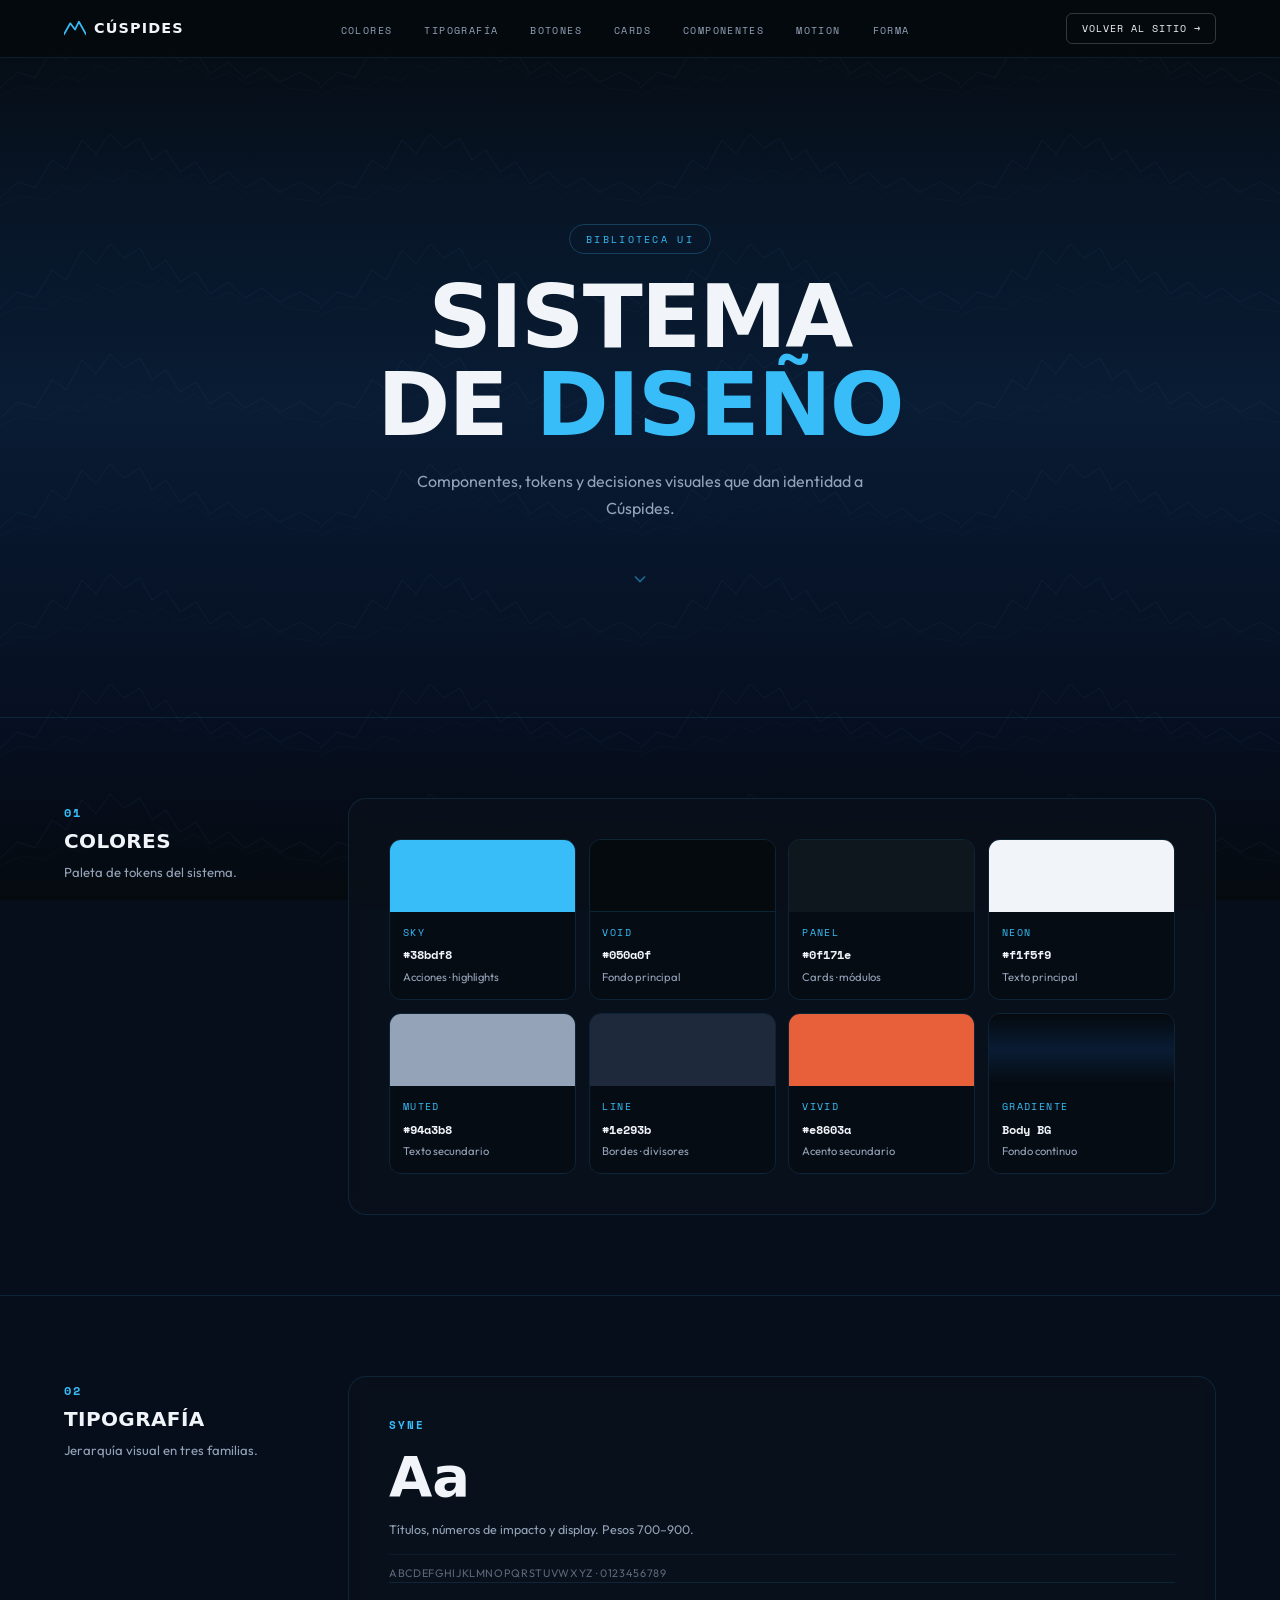
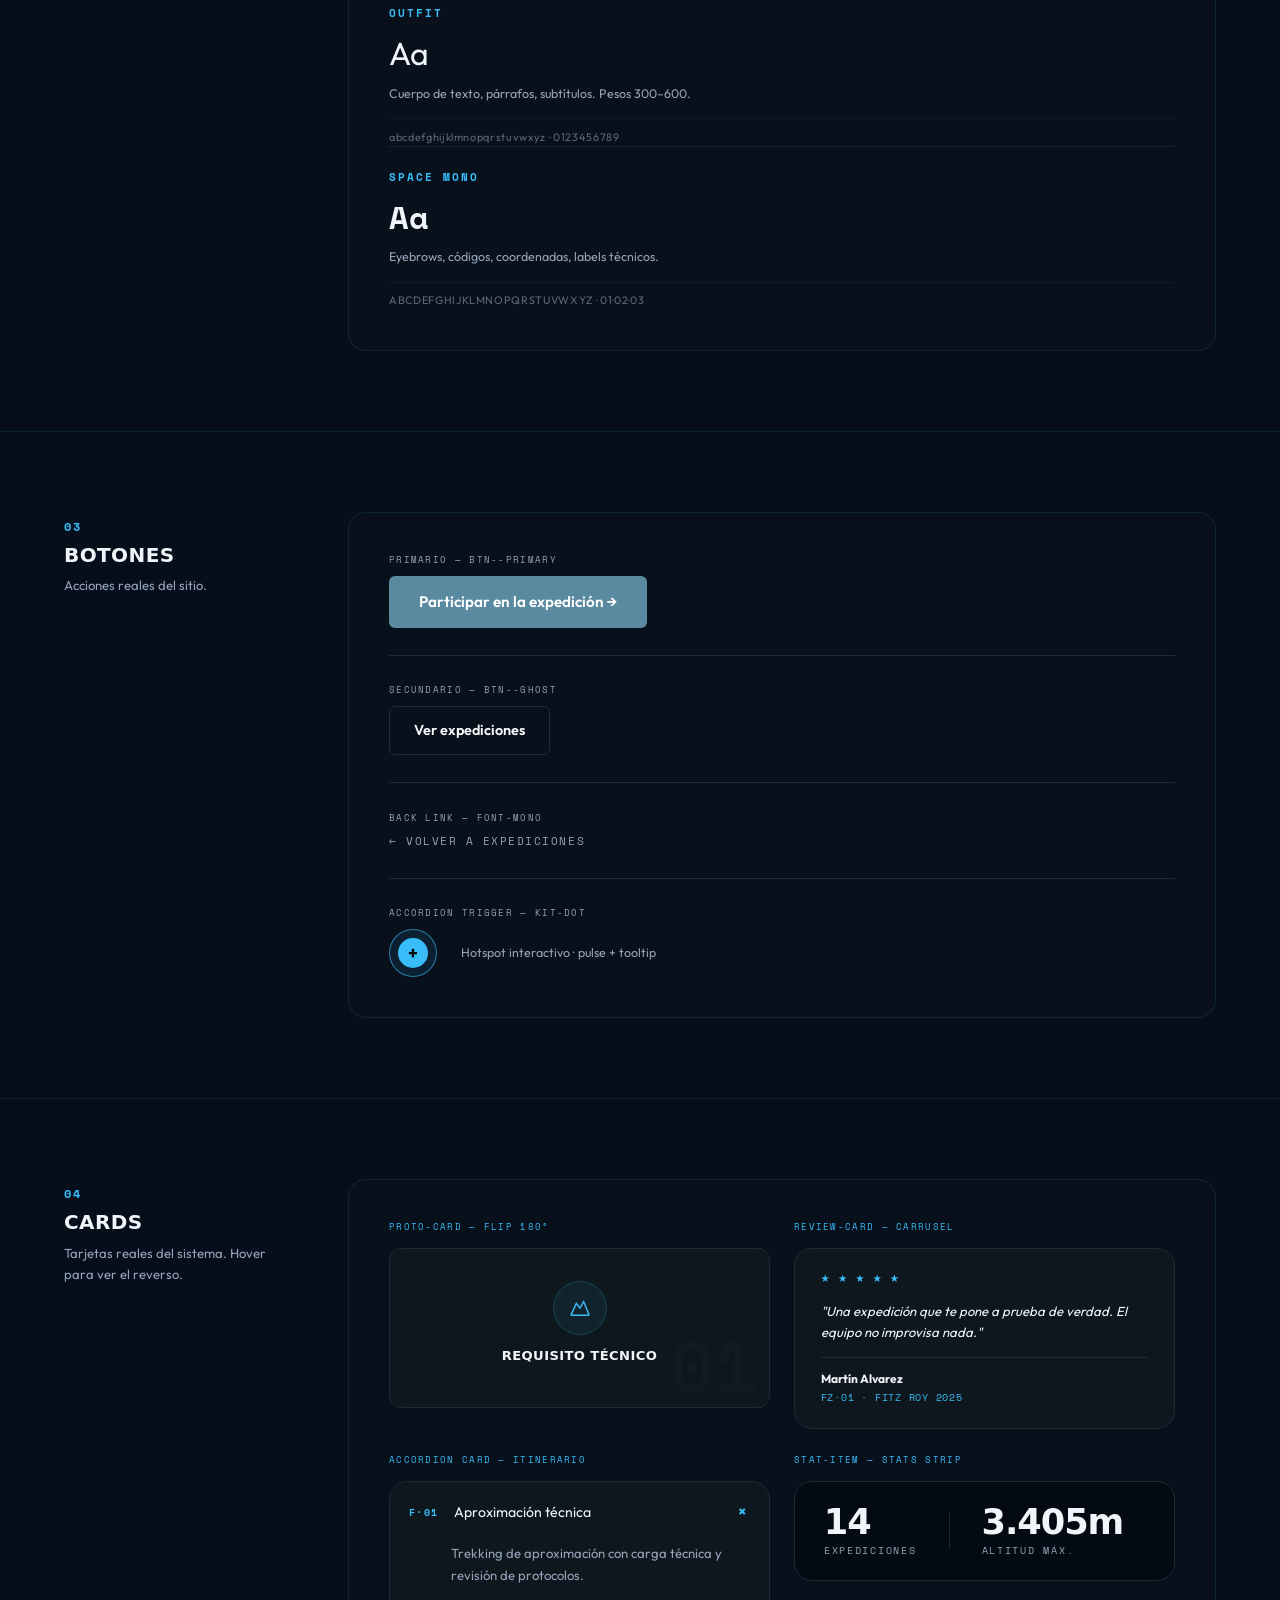
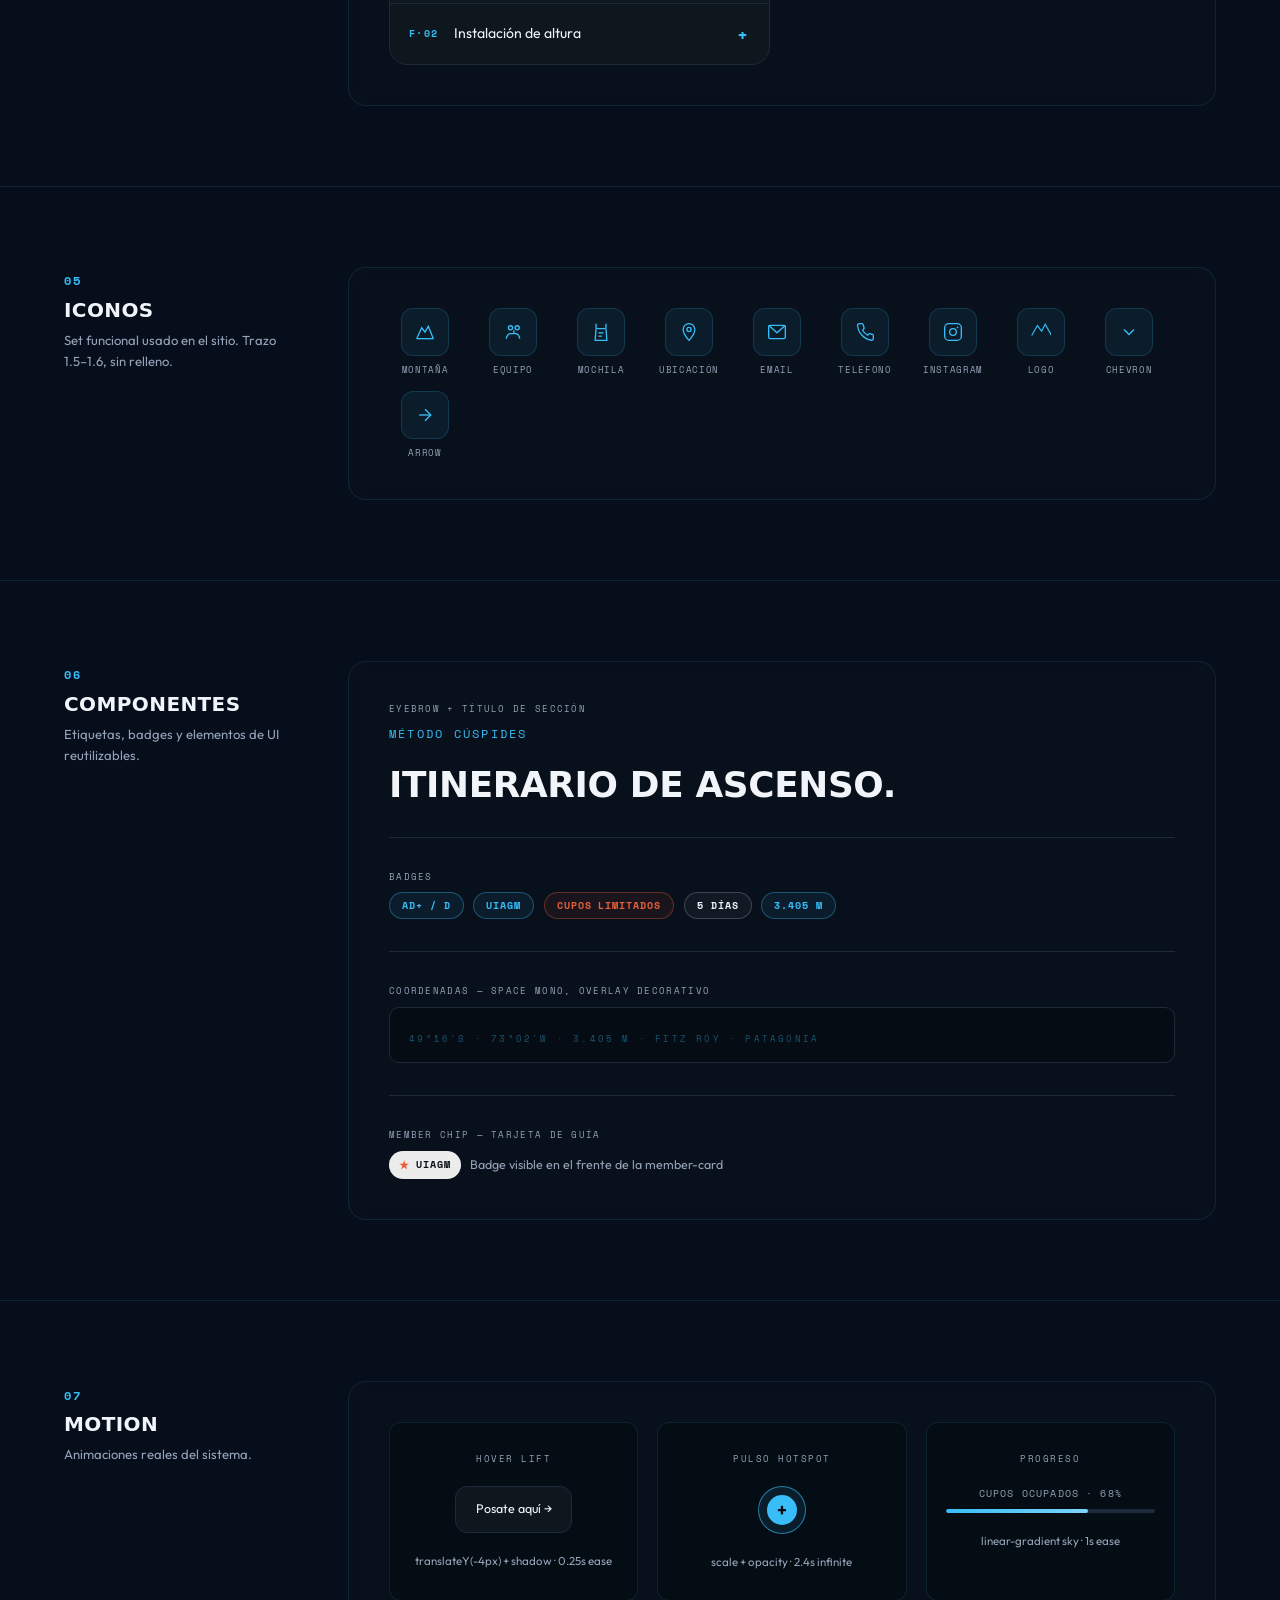
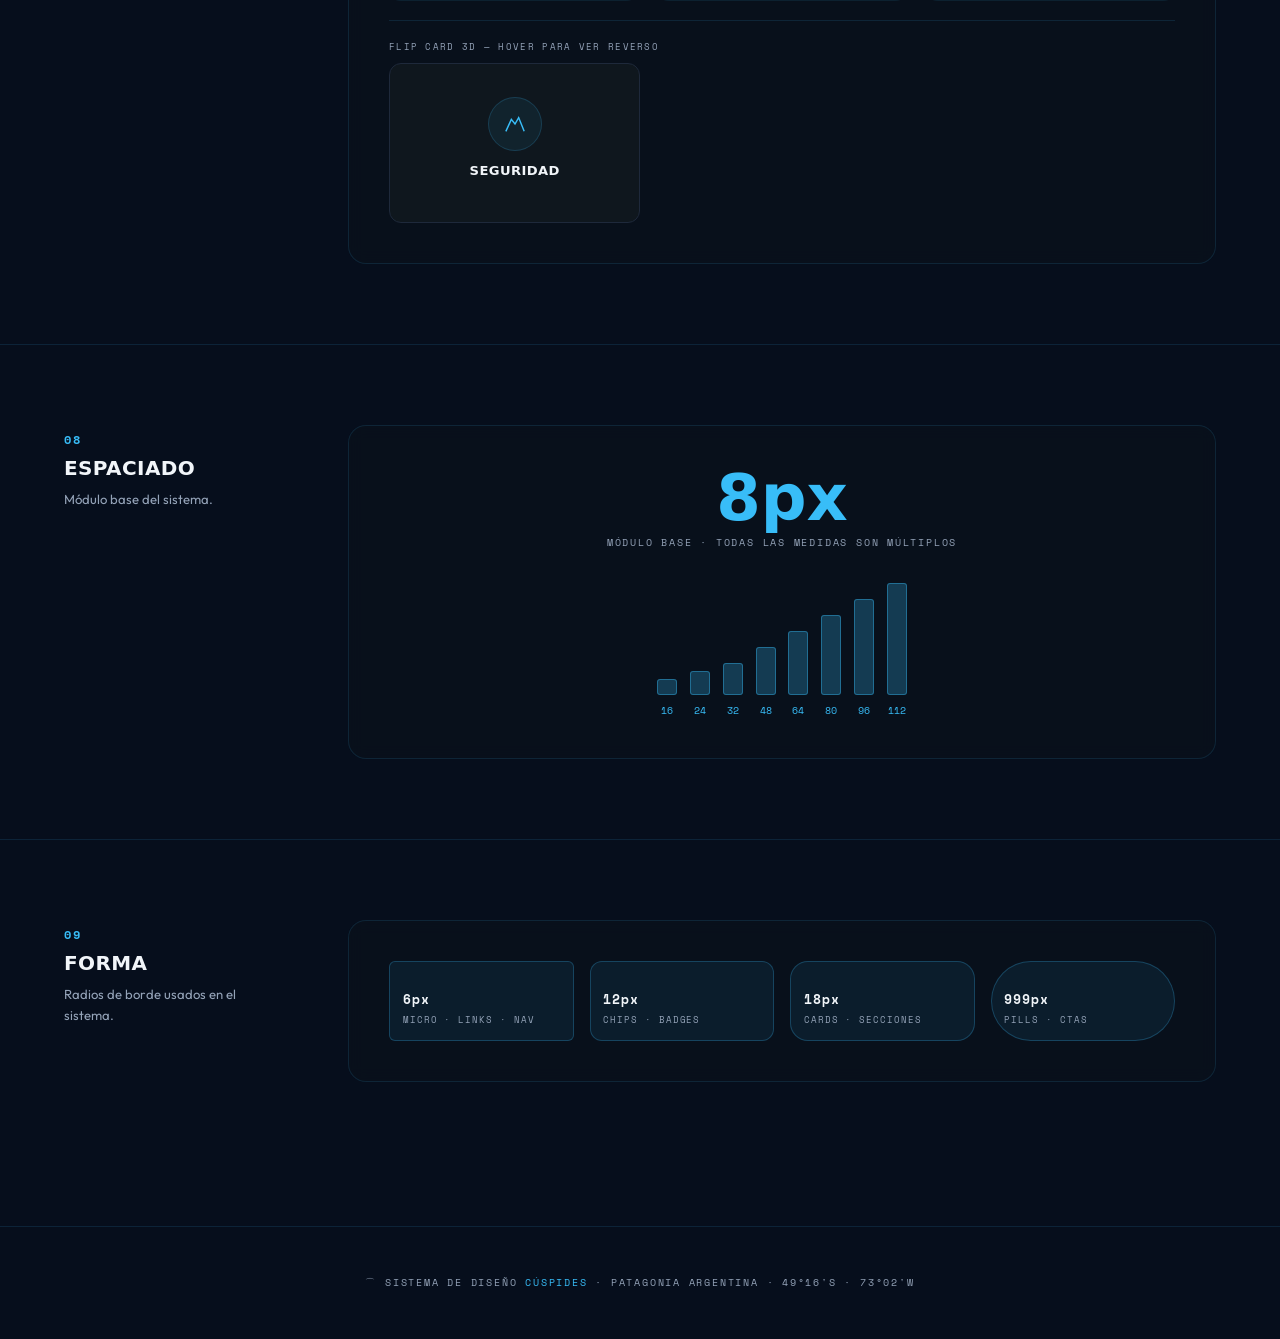
<file: uikit.html>
<!DOCTYPE html>
<html lang="es">
<head>
    <meta charset="UTF-8">
    <meta name="viewport" content="width=device-width, initial-scale=1.0">
    <title>Sistema de Diseño — Cúspides</title>
    <link rel="preconnect" href="https://fonts.googleapis.com">
    <link href="https://fonts.googleapis.com/css2?family=Syne:wght@700;800;900&family=Outfit:wght@300;400;500;600;700&family=Space+Mono:wght@400;700&display=swap" rel="stylesheet">
    <link rel="stylesheet" href="css/styles.css">
    <link rel="stylesheet" href="css/styles2.css">
    <style>
        /* ── UI KIT — estilos propios ─────────────────────────────── */
        :root {
            --uk-border: rgba(56,189,248,0.12);
            --uk-bg: rgba(10,18,28,0.7);
        }

        /* NAV */
        .uk-nav {
            position: fixed; top: 0; left: 0; right: 0; z-index: 100;
            background: rgba(5,10,15,0.92);
            backdrop-filter: blur(16px);
            border-bottom: 1px solid var(--uk-border);
            display: flex; align-items: center; justify-content: space-between;
            padding: 0 5%; height: 58px;
        }
        .uk-nav__logo {
            font-family: var(--font-display); font-size: 0.9rem; font-weight: 900;
            letter-spacing: 0.08em; color: var(--neon); text-decoration: none;
            display: flex; align-items: center; gap: 0.5rem;
        }
        .uk-nav__logo svg { width: 22px; height: 16px; color: var(--sky); }
        .uk-nav__links {
            display: flex; gap: 2rem; list-style: none;
        }
        .uk-nav__links a {
            font-family: var(--font-mono); font-size: 0.62rem;
            letter-spacing: 0.14em; text-transform: uppercase;
            color: var(--muted); text-decoration: none;
            transition: color 0.2s;
        }
        .uk-nav__links a:hover { color: var(--neon); }
        .uk-nav__back {
            font-family: var(--font-mono); font-size: 0.62rem;
            letter-spacing: 0.1em; text-transform: uppercase;
            color: var(--neon); text-decoration: none;
            border: 1px solid rgba(241,245,249,0.2);
            border-radius: 6px; padding: 0.4rem 0.9rem;
            transition: border-color 0.2s, color 0.2s;
        }
        .uk-nav__back:hover { border-color: var(--sky); color: var(--sky); }

        /* HERO */
        .uk-hero {
            padding: 14rem 5% 8rem;
            text-align: center; max-width: 800px; margin: 0 auto;
        }
        .uk-hero__eyebrow {
            font-family: var(--font-mono); font-size: 0.65rem;
            letter-spacing: 0.22em; text-transform: uppercase;
            color: var(--sky); margin-bottom: 1.2rem;
            display: inline-block;
            border: 1px solid rgba(56,189,248,0.25);
            border-radius: 20px; padding: 0.35rem 1rem;
        }
        .uk-hero__title {
            font-family: var(--font-display); font-weight: 900;
            font-size: clamp(3rem, 7vw, 5.5rem); line-height: 1.0;
            color: var(--neon); text-transform: uppercase;
            letter-spacing: -0.02em; margin-bottom: 1.2rem;
        }
        .uk-hero__title em { color: var(--sky); font-style: normal; }
        .uk-hero__sub {
            font-size: 1rem; color: var(--muted); line-height: 1.65;
            max-width: 480px; margin: 0 auto 3rem;
        }
        .uk-hero__arrow {
            display: flex; justify-content: center;
            color: var(--sky); opacity: 0.5; animation: uk-bounce 2s ease-in-out infinite;
        }
        @keyframes uk-bounce {
            0%,100% { transform: translateY(0); }
            50% { transform: translateY(6px); }
        }

        /* LAYOUT BASE de cada sección */
        .uk-section {
            max-width: 1280px; margin: 0 auto;
            padding: 5rem 5%;
            display: grid; grid-template-columns: 220px 1fr;
            gap: 4rem; align-items: start;
            border-top: 1px solid var(--uk-border);
        }
        .uk-section__meta { padding-top: 0.3rem; }
        .uk-section__num {
            font-family: var(--font-mono); font-size: 0.75rem;
            letter-spacing: 0.16em; color: var(--sky);
            font-weight: 700; display: block; margin-bottom: 0.5rem;
        }
        .uk-section__name {
            font-family: var(--font-display); font-size: 1.25rem;
            font-weight: 900; text-transform: uppercase; color: var(--neon);
            letter-spacing: 0.02em; line-height: 1.1; margin-bottom: 0.6rem;
        }
        .uk-section__desc { font-size: 0.82rem; color: var(--muted); line-height: 1.6; }

        /* DEMO CARD — contenedor del lado derecho */
        .uk-demo {
            background: var(--uk-bg);
            border: 1px solid var(--uk-border);
            border-radius: var(--radius);
            padding: 2.5rem;
            backdrop-filter: blur(8px);
        }
        .uk-demo--grid2 { display: grid; grid-template-columns: 1fr 1fr; gap: 1.5rem; }
        .uk-demo--flex { display: flex; flex-wrap: wrap; gap: 1.2rem; align-items: flex-start; }

        /* ── 01 COLORES ─────────────────────────────────────────── */
        .uk-swatch-row { display: grid; grid-template-columns: repeat(4, 1fr); gap: 0.8rem; }
        .uk-swatch { border-radius: 12px; overflow: hidden; border: 1px solid var(--uk-border); }
        .uk-swatch__color { height: 72px; width: 100%; }
        .uk-swatch__info { padding: 0.8rem; background: rgba(5,10,15,0.6); }
        .uk-swatch__name {
            font-family: var(--font-mono); font-size: 0.62rem;
            letter-spacing: 0.14em; text-transform: uppercase;
            color: var(--sky); display: block; margin-bottom: 0.3rem;
        }
        .uk-swatch__hex {
            font-family: var(--font-mono); font-size: 0.78rem;
            font-weight: 700; color: var(--neon); display: block;
        }
        .uk-swatch__use { font-size: 0.7rem; color: var(--muted); margin-top: 0.2rem; display: block; }

        /* ── 02 TIPOGRAFÍA ──────────────────────────────────────── */
        .uk-type-block { display: flex; flex-direction: column; gap: 0.6rem; }
        .uk-type__sample {
            font-size: clamp(2rem, 5vw, 3.5rem); line-height: 1;
            color: var(--neon); margin: 0.3rem 0;
        }
        .uk-type__sample--display { font-family: var(--font-display); font-weight: 900; }
        .uk-type__sample--body { font-family: var(--font-body, 'Outfit', sans-serif); font-weight: 400; font-size: 2rem; }
        .uk-type__sample--mono { font-family: var(--font-mono); font-weight: 700; font-size: 2rem; }
        .uk-type__name {
            font-family: var(--font-mono); font-size: 0.68rem;
            letter-spacing: 0.18em; text-transform: uppercase;
            color: var(--sky); font-weight: 700;
        }
        .uk-type__use { font-size: 0.78rem; color: var(--muted); }
        .uk-type__alpha {
            font-size: 0.68rem; letter-spacing: 0.06em; color: var(--muted); opacity: 0.6;
            border-top: 1px solid var(--uk-border); padding-top: 0.6rem; margin-top: 0.3rem;
        }
        .uk-type-block + .uk-type-block { border-top: 1px solid var(--uk-border); padding-top: 1.4rem; }

        /* ── 03 BOTONES ─────────────────────────────────────────── */
        .uk-btn-row { display: flex; flex-wrap: wrap; gap: 1rem; align-items: center; }
        .uk-btn-label { font-family: var(--font-mono); font-size: 0.58rem; letter-spacing: 0.14em; text-transform: uppercase; color: var(--muted); display: block; margin-bottom: 0.5rem; }

        /* ── 04 CARDS ───────────────────────────────────────────── */
        .uk-cards-grid { display: grid; grid-template-columns: 1fr 1fr; gap: 1.5rem; align-items: start; }
        .uk-card-label { font-family: var(--font-mono); font-size: 0.58rem; letter-spacing: 0.14em; text-transform: uppercase; color: var(--sky); margin-bottom: 0.8rem; display: block; }

        /* mini proto-card sin perspective full */
        .uk-proto-mini {
            perspective: 800px; height: 160px; cursor: pointer;
            background: transparent; border: none; padding: 0;
        }
        .uk-proto-mini .proto-card__inner {
            transition: transform 0.55s cubic-bezier(0.4,0,0.2,1);
            transform-style: preserve-3d;
            position: relative; width: 100%; height: 100%;
        }
        .uk-proto-mini:hover .proto-card__inner { transform: rotateY(180deg); }
        .uk-proto-mini .proto-card__front,
        .uk-proto-mini .proto-card__back {
            position: absolute; inset: 0;
            backface-visibility: hidden;
            -webkit-backface-visibility: hidden;
            background: var(--panel);
            border: 1px solid var(--line);
            border-radius: var(--radius-sm);
        }
        .uk-proto-mini .proto-card__front {
            display: flex; flex-direction: column;
            align-items: center; justify-content: center;
            gap: 0.7rem; padding: 1.2rem; text-align: center;
        }
        .uk-proto-mini .proto-card__back {
            transform: rotateY(180deg);
            background: #0a1621; border-color: var(--sky);
            display: flex; flex-direction: column;
            justify-content: center; gap: 0.6rem; padding: 1.4rem;
        }

        /* review mini */
        .uk-review-mini {
            background: var(--panel); border: 1px solid var(--line);
            border-radius: var(--radius); padding: 1.4rem 1.6rem;
            display: flex; flex-direction: column; gap: 0.8rem;
        }
        .uk-review-mini__stars { color: var(--sky); font-size: 0.65rem; letter-spacing: 3px; }
        .uk-review-mini__text { font-size: 0.82rem; line-height: 1.65; color: var(--neon); font-style: italic; }
        .uk-review-mini__footer { border-top: 1px solid var(--line); padding-top: 0.7rem; display: flex; flex-direction: column; gap: 0.15rem; }
        .uk-review-mini__name { font-size: 0.75rem; font-weight: 700; color: var(--neon); }
        .uk-review-mini__tag { font-family: var(--font-mono); font-size: 0.6rem; color: var(--sky); letter-spacing: 0.08em; text-transform: uppercase; }

        /* ── 05 ICONOS ──────────────────────────────────────────── */
        .uk-icon-grid { display: flex; flex-wrap: wrap; gap: 1rem; }
        .uk-icon-item {
            display: flex; flex-direction: column; align-items: center; gap: 0.5rem;
            width: 72px;
        }
        .uk-icon-wrap {
            width: 48px; height: 48px; border-radius: 12px;
            background: rgba(56,189,248,0.07);
            border: 1px solid rgba(56,189,248,0.18);
            display: flex; align-items: center; justify-content: center;
            color: var(--sky); transition: background 0.2s, border-color 0.2s;
        }
        .uk-icon-wrap:hover { background: rgba(56,189,248,0.14); border-color: rgba(56,189,248,0.4); }
        .uk-icon-wrap svg { width: 20px; height: 20px; }
        .uk-icon-name { font-family: var(--font-mono); font-size: 0.55rem; letter-spacing: 0.08em; text-transform: uppercase; color: var(--muted); text-align: center; line-height: 1.3; }

        /* ── 06 COMPONENTES UI ──────────────────────────────────── */
        .uk-comp-col { display: flex; flex-direction: column; gap: 1.2rem; }
        .uk-eyebrow-demo { display: flex; flex-direction: column; gap: 0.5rem; }
        .uk-badge {
            display: inline-flex; align-items: center; gap: 0.4rem;
            font-family: var(--font-mono); font-size: 0.6rem;
            letter-spacing: 0.1em; text-transform: uppercase;
            padding: 0.3rem 0.75rem; border-radius: 20px;
            border: 1px solid; font-weight: 700;
        }
        .uk-badge--sky { color: var(--sky); border-color: rgba(56,189,248,0.35); background: rgba(56,189,248,0.08); }
        .uk-badge--vivid { color: var(--vivid); border-color: rgba(232,96,58,0.35); background: rgba(232,96,58,0.08); }
        .uk-badge--neon { color: var(--neon); border-color: rgba(241,245,249,0.2); background: rgba(241,245,249,0.04); }
        .uk-stat-demo { display: flex; flex-direction: column; gap: 0.2rem; }
        .uk-stat-demo__num { font-family: var(--font-display); font-size: 2.2rem; font-weight: 900; color: var(--neon); letter-spacing: -0.03em; line-height: 1; }
        .uk-stat-demo__label { font-family: var(--font-mono); font-size: 0.6rem; letter-spacing: 0.18em; text-transform: uppercase; color: var(--muted); }
        .uk-divider { height: 1px; background: var(--line); margin: 0.2rem 0; }

        /* accordion demo */
        .uk-acc-demo {
            background: var(--panel); border: 1px solid var(--line);
            border-radius: var(--radius); overflow: hidden;
        }
        .uk-acc-demo details { border-bottom: 1px solid var(--line); }
        .uk-acc-demo details:last-child { border-bottom: none; }
        .uk-acc-demo summary {
            display: flex; align-items: center; gap: 1rem;
            padding: 1rem 1.2rem; cursor: pointer; list-style: none;
            font-size: 0.88rem; color: var(--neon); user-select: none;
        }
        .uk-acc-demo summary::-webkit-details-marker { display: none; }
        .uk-acc-demo summary span { font-family: var(--font-mono); font-size: 0.65rem; color: var(--sky); letter-spacing: 0.12em; font-weight: 700; }
        .uk-acc-demo summary .uk-acc-btn { margin-left: auto; color: var(--sky); font-size: 1.1rem; transition: transform 0.25s; }
        .uk-acc-demo details[open] .uk-acc-btn { transform: rotate(45deg); }
        .uk-acc-body { padding: 0 1.2rem 1rem calc(1.2rem + 42px); font-size: 0.82rem; color: var(--muted); line-height: 1.7; }

        /* ── 07 MOTION ──────────────────────────────────────────── */
        .uk-motion-row { display: grid; grid-template-columns: repeat(3, 1fr); gap: 1.2rem; }
        .uk-motion-cell {
            display: flex; flex-direction: column; align-items: center;
            gap: 1.2rem; padding: 1.8rem 1.2rem;
            background: rgba(5,10,15,0.5); border: 1px solid var(--uk-border);
            border-radius: var(--radius-sm, 12px); text-align: center;
        }
        .uk-motion-title { font-family: var(--font-mono); font-size: 0.58rem; letter-spacing: 0.16em; text-transform: uppercase; color: var(--muted); }

        /* Hover lift demo */
        .uk-hover-lift {
            background: var(--panel); border: 1px solid var(--line);
            border-radius: var(--radius-sm, 12px); padding: 0.8rem 1.2rem;
            font-size: 0.78rem; color: var(--neon); cursor: pointer;
            transition: transform 0.25s, border-color 0.25s, box-shadow 0.25s;
        }
        .uk-hover-lift:hover { transform: translateY(-4px); border-color: rgba(56,189,248,0.35); box-shadow: 0 8px 24px rgba(0,0,0,0.3); }

        /* Kit pulse demo */
        .uk-pulse-demo {
            position: relative; width: 48px; height: 48px;
            display: flex; align-items: center; justify-content: center;
        }
        .uk-pulse-demo__ring {
            position: absolute; inset: 0; border-radius: 50%;
            border: 1.5px solid rgba(56,189,248,0.6);
            background: rgba(56,189,248,0.1);
            animation: kit-pulse 2.4s ease-in-out infinite;
        }
        .uk-pulse-demo__dot {
            width: 30px; height: 30px; border-radius: 50%;
            background: var(--sky); display: flex; align-items: center;
            justify-content: center; color: #050a0f; font-weight: 700;
            font-size: 1.1rem; position: relative; z-index: 1;
        }

        /* Progress bar */
        .uk-progress { width: 100%; }
        .uk-progress__label { font-family: var(--font-mono); font-size: 0.6rem; letter-spacing: 0.12em; text-transform: uppercase; color: var(--muted); margin-bottom: 0.5rem; display: block; }
        .uk-progress__bar { height: 4px; background: var(--line); border-radius: 2px; overflow: hidden; }
        .uk-progress__fill { height: 100%; border-radius: 2px; background: linear-gradient(90deg, var(--sky), #7dd3fc); transition: width 1s ease; }

        /* ── 08 ESPACIADO ───────────────────────────────────────── */
        .uk-spacing-hero { text-align: center; margin-bottom: 2rem; }
        .uk-spacing-base { font-family: var(--font-display); font-size: 4rem; font-weight: 900; color: var(--sky); line-height: 1; }
        .uk-spacing-label { font-family: var(--font-mono); font-size: 0.62rem; letter-spacing: 0.18em; text-transform: uppercase; color: var(--muted); margin-top: 0.3rem; }
        .uk-spacing-scale { display: flex; gap: 0.8rem; align-items: flex-end; justify-content: center; flex-wrap: wrap; }
        .uk-spacing-unit { display: flex; flex-direction: column; align-items: center; gap: 0.5rem; }
        .uk-spacing-block { background: rgba(56,189,248,0.25); border: 1px solid rgba(56,189,248,0.4); border-radius: 3px; width: 20px; }
        .uk-spacing-val { font-family: var(--font-mono); font-size: 0.6rem; color: var(--sky); }

        /* ── 09 FORMA (radios) ──────────────────────────────────── */
        .uk-radius-row { display: grid; grid-template-columns: repeat(4, 1fr); gap: 1rem; }
        .uk-radius-card {
            background: rgba(56,189,248,0.08);
            border: 1px solid rgba(56,189,248,0.25);
            height: 80px;
            display: flex; align-items: flex-end;
            padding: 0.8rem;
        }
        .uk-radius-info { font-family: var(--font-mono); font-size: 0.62rem; letter-spacing: 0.1em; }
        .uk-radius-val { display: block; font-size: 0.82rem; font-weight: 700; color: var(--neon); }
        .uk-radius-name { display: block; font-size: 0.58rem; color: var(--muted); margin-top: 0.15rem; text-transform: uppercase; letter-spacing: 0.1em; }

        /* FOOTER UK */
        .uk-footer {
            border-top: 1px solid var(--uk-border);
            padding: 3rem 5%; margin-top: 4rem;
            text-align: center;
        }
        .uk-footer__text { font-family: var(--font-mono); font-size: 0.62rem; letter-spacing: 0.18em; text-transform: uppercase; color: var(--muted); }
        .uk-footer__text em { color: var(--sky); font-style: normal; }

        /* Responsive */
        @media (max-width: 900px) {
            .uk-section { grid-template-columns: 1fr; gap: 2rem; }
            .uk-swatch-row { grid-template-columns: repeat(2, 1fr); }
            .uk-motion-row { grid-template-columns: 1fr; }
            .uk-radius-row { grid-template-columns: repeat(2, 1fr); }
            .uk-nav__links { display: none; }
        }
    </style>
</head>
<body>

<!-- NAV -->
<nav class="uk-nav">
    <a href="index.html" class="uk-nav__logo">
        <svg viewBox="0 0 28 20" fill="none" xmlns="http://www.w3.org/2000/svg">
            <polyline points="0,18 8,4 14,12 19,2 28,18" stroke="currentColor" stroke-width="2.2" stroke-linejoin="round" stroke-linecap="round"/>
        </svg>
        CÚSPIDES
    </a>
    <ul class="uk-nav__links">
        <li><a href="#colores">Colores</a></li>
        <li><a href="#tipografia">Tipografía</a></li>
        <li><a href="#botones">Botones</a></li>
        <li><a href="#cards">Cards</a></li>
        <li><a href="#componentes">Componentes</a></li>
        <li><a href="#motion">Motion</a></li>
        <li><a href="#forma">Forma</a></li>
    </ul>
    <a href="index.html" class="uk-nav__back">Volver al sitio →</a>
</nav>

<!-- HERO -->
<div class="uk-hero">
    <span class="uk-hero__eyebrow">Biblioteca UI</span>
    <h1 class="uk-hero__title">Sistema<br>de <em>Diseño</em></h1>
    <p class="uk-hero__sub">Componentes, tokens y decisiones visuales que dan identidad a Cúspides.</p>
    <div class="uk-hero__arrow">
        <svg width="20" height="20" viewBox="0 0 24 24" fill="none" stroke="currentColor" stroke-width="2">
            <polyline points="6,9 12,15 18,9"/>
        </svg>
    </div>
</div>

<!-- ── 01 COLORES ──────────────────────────────────────────────── -->
<section class="uk-section" id="colores">
    <div class="uk-section__meta">
        <span class="uk-section__num">01</span>
        <p class="uk-section__name">Colores</p>
        <p class="uk-section__desc">Paleta de tokens del sistema.</p>
    </div>
    <div class="uk-demo">
        <div class="uk-swatch-row">
            <div class="uk-swatch">
                <div class="uk-swatch__color" style="background:#38bdf8;"></div>
                <div class="uk-swatch__info">
                    <span class="uk-swatch__name">Sky</span>
                    <span class="uk-swatch__hex">#38bdf8</span>
                    <span class="uk-swatch__use">Acciones · highlights</span>
                </div>
            </div>
            <div class="uk-swatch">
                <div class="uk-swatch__color" style="background:#050a0f;border-bottom:1px solid rgba(56,189,248,0.15);"></div>
                <div class="uk-swatch__info">
                    <span class="uk-swatch__name">Void</span>
                    <span class="uk-swatch__hex">#050a0f</span>
                    <span class="uk-swatch__use">Fondo principal</span>
                </div>
            </div>
            <div class="uk-swatch">
                <div class="uk-swatch__color" style="background:#0f171e;"></div>
                <div class="uk-swatch__info">
                    <span class="uk-swatch__name">Panel</span>
                    <span class="uk-swatch__hex">#0f171e</span>
                    <span class="uk-swatch__use">Cards · módulos</span>
                </div>
            </div>
            <div class="uk-swatch">
                <div class="uk-swatch__color" style="background:#f1f5f9;"></div>
                <div class="uk-swatch__info">
                    <span class="uk-swatch__name">Neon</span>
                    <span class="uk-swatch__hex">#f1f5f9</span>
                    <span class="uk-swatch__use">Texto principal</span>
                </div>
            </div>
            <div class="uk-swatch">
                <div class="uk-swatch__color" style="background:#94a3b8;"></div>
                <div class="uk-swatch__info">
                    <span class="uk-swatch__name">Muted</span>
                    <span class="uk-swatch__hex">#94a3b8</span>
                    <span class="uk-swatch__use">Texto secundario</span>
                </div>
            </div>
            <div class="uk-swatch">
                <div class="uk-swatch__color" style="background:#1e293b;"></div>
                <div class="uk-swatch__info">
                    <span class="uk-swatch__name">Line</span>
                    <span class="uk-swatch__hex">#1e293b</span>
                    <span class="uk-swatch__use">Bordes · divisores</span>
                </div>
            </div>
            <div class="uk-swatch">
                <div class="uk-swatch__color" style="background:#e8603a;"></div>
                <div class="uk-swatch__info">
                    <span class="uk-swatch__name">Vivid</span>
                    <span class="uk-swatch__hex">#e8603a</span>
                    <span class="uk-swatch__use">Acento secundario</span>
                </div>
            </div>
            <div class="uk-swatch">
                <div class="uk-swatch__color" style="background:linear-gradient(180deg,#050a0f,#091c34 50%,#050a0f);"></div>
                <div class="uk-swatch__info">
                    <span class="uk-swatch__name">Gradiente</span>
                    <span class="uk-swatch__hex">Body BG</span>
                    <span class="uk-swatch__use">Fondo continuo</span>
                </div>
            </div>
        </div>
    </div>
</section>

<!-- ── 02 TIPOGRAFÍA ───────────────────────────────────────────── -->
<section class="uk-section" id="tipografia">
    <div class="uk-section__meta">
        <span class="uk-section__num">02</span>
        <p class="uk-section__name">Tipografía</p>
        <p class="uk-section__desc">Jerarquía visual en tres familias.</p>
    </div>
    <div class="uk-demo">
        <div class="uk-type-block">
            <span class="uk-type__name">Syne</span>
            <p class="uk-type__sample uk-type__sample--display">Aa</p>
            <p class="uk-type__use">Títulos, números de impacto y display. Pesos 700–900.</p>
            <p class="uk-type__alpha">ABCDEFGHIJKLMNOPQRSTUVWXYZ · 0123456789</p>
        </div>
        <div class="uk-type-block">
            <span class="uk-type__name">Outfit</span>
            <p class="uk-type__sample uk-type__sample--body">Aa</p>
            <p class="uk-type__use">Cuerpo de texto, párrafos, subtítulos. Pesos 300–600.</p>
            <p class="uk-type__alpha">abcdefghijklmnopqrstuvwxyz · 0123456789</p>
        </div>
        <div class="uk-type-block">
            <span class="uk-type__name">Space Mono</span>
            <p class="uk-type__sample uk-type__sample--mono">Aa</p>
            <p class="uk-type__use">Eyebrows, códigos, coordenadas, labels técnicos.</p>
            <p class="uk-type__alpha">ABCDEFGHIJKLMNOPQRSTUVWXYZ · 01·02·03</p>
        </div>
    </div>
</section>

<!-- ── 03 BOTONES ─────────────────────────────────────────────── -->
<section class="uk-section" id="botones">
    <div class="uk-section__meta">
        <span class="uk-section__num">03</span>
        <p class="uk-section__name">Botones</p>
        <p class="uk-section__desc">Acciones reales del sitio.</p>
    </div>
    <div class="uk-demo">
        <div style="display:flex; flex-direction:column; gap:1.5rem;">
            <div>
                <p class="uk-btn-label">Primario — btn--primary</p>
                <div class="uk-btn-row">
                    <a href="#" class="btn btn--primary">Participar en la expedición →</a>
                </div>
            </div>
            <div class="uk-divider"></div>
            <div>
                <p class="uk-btn-label">Secundario — btn--ghost</p>
                <div class="uk-btn-row">
                    <a href="#" class="btn btn--ghost">Ver expediciones</a>
                </div>
            </div>
            <div class="uk-divider"></div>
            <div>
                <p class="uk-btn-label">Back link — font-mono</p>
                <div class="uk-btn-row">
                    <a href="#" style="font-family:var(--font-mono);font-size:0.68rem;letter-spacing:0.14em;text-transform:uppercase;color:var(--muted);text-decoration:none;">← Volver a expediciones</a>
                </div>
            </div>
            <div class="uk-divider"></div>
            <div>
                <p class="uk-btn-label">Accordion trigger — kit-dot</p>
                <div class="uk-btn-row" style="align-items:center; gap:1.5rem;">
                    <div class="uk-pulse-demo">
                        <span class="uk-pulse-demo__ring"></span>
                        <span class="uk-pulse-demo__dot">+</span>
                    </div>
                    <span style="font-size:0.78rem; color:var(--muted);">Hotspot interactivo · pulse + tooltip</span>
                </div>
            </div>
        </div>
    </div>
</section>

<!-- ── 04 CARDS ───────────────────────────────────────────────── -->
<section class="uk-section" id="cards">
    <div class="uk-section__meta">
        <span class="uk-section__num">04</span>
        <p class="uk-section__name">Cards</p>
        <p class="uk-section__desc">Tarjetas reales del sistema. Hover para ver el reverso.</p>
    </div>
    <div class="uk-demo">
        <div class="uk-cards-grid">

            <!-- Proto-card flip -->
            <div>
                <span class="uk-card-label">Proto-card — flip 180°</span>
                <article class="uk-proto-mini">
                    <div class="proto-card__inner">
                        <div class="proto-card__front">
                            <div class="proto-icon-wrap">
                                <svg viewBox="0 0 24 24" fill="none" stroke="currentColor" stroke-width="1.6" width="22" height="22">
                                    <polyline points="2,20 8,7 12,12 16,5 22,20"/>
                                    <line x1="2" y1="20" x2="22" y2="20"/>
                                </svg>
                            </div>
                            <p class="proto-name">Requisito técnico</p>
                            <span class="proto-card__num">01</span>
                        </div>
                        <div class="proto-card__back">
                            <p class="proto-card__back-label">El estándar</p>
                            <p class="proto-card__back-text">Escalada en roca grado V+, aseguramiento y rescate en grietas.</p>
                        </div>
                    </div>
                </article>
            </div>

            <!-- Review card -->
            <div>
                <span class="uk-card-label">Review-card — carrusel</span>
                <div class="uk-review-mini">
                    <p class="uk-review-mini__stars">★ ★ ★ ★ ★</p>
                    <p class="uk-review-mini__text">"Una expedición que te pone a prueba de verdad. El equipo no improvisa nada."</p>
                    <div class="uk-review-mini__footer">
                        <p class="uk-review-mini__name">Martín Alvarez</p>
                        <p class="uk-review-mini__tag">FZ·01 · Fitz Roy 2025</p>
                    </div>
                </div>
            </div>

            <!-- Accordion card -->
            <div>
                <span class="uk-card-label">Accordion card — itinerario</span>
                <div class="uk-acc-demo">
                    <details open>
                        <summary>
                            <span>F·01</span>
                            Aproximación técnica
                            <span class="uk-acc-btn">+</span>
                        </summary>
                        <div class="uk-acc-body">Trekking de aproximación con carga técnica y revisión de protocolos.</div>
                    </details>
                    <details>
                        <summary>
                            <span>F·02</span>
                            Instalación de altura
                            <span class="uk-acc-btn">+</span>
                        </summary>
                        <div class="uk-acc-body">Vivac y acopio en campamentos intermedios.</div>
                    </details>
                </div>
            </div>

            <!-- Stat item -->
            <div>
                <span class="uk-card-label">Stat-item — stats strip</span>
                <div style="background:rgba(4,9,16,0.72);border:1px solid var(--line);border-radius:var(--radius);padding:1.4rem 1.8rem;display:flex;gap:2rem;align-items:center;">
                    <div class="uk-stat-demo">
                        <span class="uk-stat-demo__num">14</span>
                        <span class="uk-stat-demo__label">Expediciones</span>
                    </div>
                    <div style="width:1px;height:36px;background:var(--line);flex-shrink:0;"></div>
                    <div class="uk-stat-demo">
                        <span class="uk-stat-demo__num">3.405m</span>
                        <span class="uk-stat-demo__label">Altitud máx.</span>
                    </div>
                </div>
            </div>

        </div>
    </div>
</section>

<!-- ── 05 ICONOS ──────────────────────────────────────────────── -->
<section class="uk-section" id="iconos">
    <div class="uk-section__meta">
        <span class="uk-section__num">05</span>
        <p class="uk-section__name">Iconos</p>
        <p class="uk-section__desc">Set funcional usado en el sitio. Trazo 1.5–1.6, sin relleno.</p>
    </div>
    <div class="uk-demo">
        <div class="uk-icon-grid">
            <div class="uk-icon-item">
                <div class="uk-icon-wrap">
                    <svg viewBox="0 0 24 24" fill="none" stroke="currentColor" stroke-width="1.6"><polyline points="2,20 8,7 12,12 16,5 22,20"/><line x1="2" y1="20" x2="22" y2="20"/></svg>
                </div>
                <span class="uk-icon-name">Montaña</span>
            </div>
            <div class="uk-icon-item">
                <div class="uk-icon-wrap">
                    <svg viewBox="0 0 24 24" fill="none" stroke="currentColor" stroke-width="1.6"><circle cx="9" cy="7" r="2.5"/><circle cx="17" cy="7" r="2.5"/><path d="M4,20 C4,16 7,14 9,14 L15,14 C17,14 20,16 20,20"/><line x1="13" y1="14" x2="13" y2="10"/></svg>
                </div>
                <span class="uk-icon-name">Equipo</span>
            </div>
            <div class="uk-icon-item">
                <div class="uk-icon-wrap">
                    <svg viewBox="0 0 24 24" fill="none" stroke="currentColor" stroke-width="1.6"><path d="M6,2 L6,6 Q6,8 8,8 L16,8 Q18,8 18,6 L18,2"/><path d="M6,8 L5,22 L19,22 L18,8"/><line x1="9" y1="13" x2="15" y2="13"/><line x1="9" y1="17" x2="13" y2="17"/></svg>
                </div>
                <span class="uk-icon-name">Mochila</span>
            </div>
            <div class="uk-icon-item">
                <div class="uk-icon-wrap">
                    <svg viewBox="0 0 24 24" fill="none" stroke="currentColor" stroke-width="1.6"><path d="M12 2C8.13 2 5 5.13 5 9c0 5.25 7 13 7 13s7-7.75 7-13c0-3.87-3.13-7-7-7z"/><circle cx="12" cy="9" r="2.5"/></svg>
                </div>
                <span class="uk-icon-name">Ubicación</span>
            </div>
            <div class="uk-icon-item">
                <div class="uk-icon-wrap">
                    <svg viewBox="0 0 24 24" fill="none" stroke="currentColor" stroke-width="1.6"><rect x="2" y="4" width="20" height="16" rx="2"/><polyline points="2,4 12,13 22,4"/></svg>
                </div>
                <span class="uk-icon-name">Email</span>
            </div>
            <div class="uk-icon-item">
                <div class="uk-icon-wrap">
                    <svg viewBox="0 0 24 24" fill="none" stroke="currentColor" stroke-width="1.6"><path d="M22 16.92v3a2 2 0 0 1-2.18 2A19.79 19.79 0 0 1 3.07 4.18 2 2 0 0 1 5.06 2h3a2 2 0 0 1 2 1.72c.127.96.361 1.903.7 2.81a2 2 0 0 1-.45 2.11L9.09 9.91a16 16 0 0 0 6 6l1.27-1.27a2 2 0 0 1 2.11-.45c.907.339 1.85.573 2.81.7A2 2 0 0 1 22 16.92z"/></svg>
                </div>
                <span class="uk-icon-name">Teléfono</span>
            </div>
            <div class="uk-icon-item">
                <div class="uk-icon-wrap">
                    <svg viewBox="0 0 24 24" fill="none" stroke="currentColor" stroke-width="1.6"><rect x="2" y="2" width="20" height="20" rx="5"/><circle cx="12" cy="12" r="4"/><circle cx="17.5" cy="6.5" r="1" fill="currentColor" stroke="none"/></svg>
                </div>
                <span class="uk-icon-name">Instagram</span>
            </div>
            <div class="uk-icon-item">
                <div class="uk-icon-wrap">
                    <svg viewBox="0 0 24 24" fill="none" stroke="currentColor" stroke-width="1.6"><polyline points="0,18 8,4 14,12 19,2 28,18" transform="scale(0.85) translate(1,1)"/></svg>
                </div>
                <span class="uk-icon-name">Logo</span>
            </div>
            <div class="uk-icon-item">
                <div class="uk-icon-wrap">
                    <svg viewBox="0 0 24 24" fill="none" stroke="currentColor" stroke-width="1.6"><polyline points="6,9 12,15 18,9"/></svg>
                </div>
                <span class="uk-icon-name">Chevron</span>
            </div>
            <div class="uk-icon-item">
                <div class="uk-icon-wrap">
                    <svg viewBox="0 0 24 24" fill="none" stroke="currentColor" stroke-width="1.6"><line x1="5" y1="12" x2="19" y2="12"/><polyline points="12,5 19,12 12,19"/></svg>
                </div>
                <span class="uk-icon-name">Arrow</span>
            </div>
        </div>
    </div>
</section>

<!-- ── 06 COMPONENTES UI ──────────────────────────────────────── -->
<section class="uk-section" id="componentes">
    <div class="uk-section__meta">
        <span class="uk-section__num">06</span>
        <p class="uk-section__name">Componentes</p>
        <p class="uk-section__desc">Etiquetas, badges y elementos de UI reutilizables.</p>
    </div>
    <div class="uk-demo">
        <div style="display:flex; flex-direction:column; gap:1.8rem;">

            <!-- Eyebrow + title -->
            <div>
                <p class="uk-btn-label">Eyebrow + título de sección</p>
                <div class="uk-eyebrow-demo">
                    <p class="eyebrow">Método Cúspides</p>
                    <h3 class="section__title" style="margin:0;">Itinerario de ascenso.</h3>
                </div>
            </div>
            <div class="uk-divider"></div>

            <!-- Badges -->
            <div>
                <p class="uk-btn-label">Badges</p>
                <div style="display:flex; flex-wrap:wrap; gap:0.6rem;">
                    <span class="uk-badge uk-badge--sky">AD+ / D</span>
                    <span class="uk-badge uk-badge--sky">UIAGM</span>
                    <span class="uk-badge uk-badge--vivid">Cupos limitados</span>
                    <span class="uk-badge uk-badge--neon">5 Días</span>
                    <span class="uk-badge uk-badge--sky">3.405 m</span>
                </div>
            </div>
            <div class="uk-divider"></div>

            <!-- Coordenadas decorativas -->
            <div>
                <p class="uk-btn-label">Coordenadas — Space Mono, overlay decorativo</p>
                <div style="background:rgba(5,10,15,0.6);border:1px solid var(--line);border-radius:10px;padding:1rem 1.2rem;position:relative;overflow:hidden;height:56px;">
                    <span style="font-family:var(--font-mono);font-size:0.55rem;letter-spacing:0.25em;text-transform:uppercase;color:rgba(56,189,248,0.4);">49°16'S · 73°02'W · 3.405 m · FITZ ROY · PATAGONIA</span>
                </div>
            </div>
            <div class="uk-divider"></div>

            <!-- Member chip -->
            <div>
                <p class="uk-btn-label">Member chip — tarjeta de guía</p>
                <div style="display:flex; gap:0.6rem; flex-wrap:wrap; align-items:center;">
                    <span class="member__chip"><span class="member__chip-star">★</span> UIAGM</span>
                    <span style="font-size:0.78rem;color:var(--muted);">Badge visible en el frente de la member-card</span>
                </div>
            </div>

        </div>
    </div>
</section>

<!-- ── 07 MOTION ──────────────────────────────────────────────── -->
<section class="uk-section" id="motion">
    <div class="uk-section__meta">
        <span class="uk-section__num">07</span>
        <p class="uk-section__name">Motion</p>
        <p class="uk-section__desc">Animaciones reales del sistema.</p>
    </div>
    <div class="uk-demo">
        <div class="uk-motion-row">
            <div class="uk-motion-cell">
                <p class="uk-motion-title">Hover lift</p>
                <div class="uk-hover-lift">Posate aquí →</div>
                <p style="font-size:0.72rem;color:var(--muted);">translateY(-4px) + shadow · 0.25s ease</p>
            </div>
            <div class="uk-motion-cell">
                <p class="uk-motion-title">Pulso hotspot</p>
                <div class="uk-pulse-demo">
                    <span class="uk-pulse-demo__ring"></span>
                    <span class="uk-pulse-demo__dot">+</span>
                </div>
                <p style="font-size:0.72rem;color:var(--muted);">scale + opacity · 2.4s infinite</p>
            </div>
            <div class="uk-motion-cell">
                <p class="uk-motion-title">Progreso</p>
                <div class="uk-progress">
                    <span class="uk-progress__label">Cupos ocupados · 68%</span>
                    <div class="uk-progress__bar">
                        <div class="uk-progress__fill" style="width:68%;"></div>
                    </div>
                </div>
                <p style="font-size:0.72rem;color:var(--muted);">linear-gradient sky · 1s ease</p>
            </div>
        </div>
        <div style="margin-top:1.2rem;padding-top:1.2rem;border-top:1px solid var(--uk-border);">
            <p class="uk-btn-label">Flip card 3D — hover para ver reverso</p>
            <div style="display:grid;grid-template-columns:repeat(3,1fr);gap:1rem;">
                <article class="uk-proto-mini">
                    <div class="proto-card__inner">
                        <div class="proto-card__front">
                            <div class="proto-icon-wrap">
                                <svg viewBox="0 0 24 24" fill="none" stroke="currentColor" stroke-width="1.6" width="22" height="22"><polyline points="2,20 8,7 12,12 16,5 22,20"/></svg>
                            </div>
                            <p class="proto-name">Seguridad</p>
                        </div>
                        <div class="proto-card__back">
                            <p class="proto-card__back-label">Reverso</p>
                            <p class="proto-card__back-text">rotateY(180deg) · 0.55s cubic-bezier(0.4,0,0.2,1)</p>
                        </div>
                    </div>
                </article>
            </div>
        </div>
    </div>
</section>

<!-- ── 08 ESPACIADO ───────────────────────────────────────────── -->
<section class="uk-section" id="espaciado">
    <div class="uk-section__meta">
        <span class="uk-section__num">08</span>
        <p class="uk-section__name">Espaciado</p>
        <p class="uk-section__desc">Módulo base del sistema.</p>
    </div>
    <div class="uk-demo">
        <div class="uk-spacing-hero">
            <p class="uk-spacing-base">8px</p>
            <p class="uk-spacing-label">Módulo base · todas las medidas son múltiplos</p>
        </div>
        <div class="uk-spacing-scale">
            <div class="uk-spacing-unit">
                <div class="uk-spacing-block" style="height:16px;"></div>
                <span class="uk-spacing-val">16</span>
            </div>
            <div class="uk-spacing-unit">
                <div class="uk-spacing-block" style="height:24px;"></div>
                <span class="uk-spacing-val">24</span>
            </div>
            <div class="uk-spacing-unit">
                <div class="uk-spacing-block" style="height:32px;"></div>
                <span class="uk-spacing-val">32</span>
            </div>
            <div class="uk-spacing-unit">
                <div class="uk-spacing-block" style="height:48px;"></div>
                <span class="uk-spacing-val">48</span>
            </div>
            <div class="uk-spacing-unit">
                <div class="uk-spacing-block" style="height:64px;"></div>
                <span class="uk-spacing-val">64</span>
            </div>
            <div class="uk-spacing-unit">
                <div class="uk-spacing-block" style="height:80px;"></div>
                <span class="uk-spacing-val">80</span>
            </div>
            <div class="uk-spacing-unit">
                <div class="uk-spacing-block" style="height:96px;"></div>
                <span class="uk-spacing-val">96</span>
            </div>
            <div class="uk-spacing-unit">
                <div class="uk-spacing-block" style="height:112px;"></div>
                <span class="uk-spacing-val">112</span>
            </div>
        </div>
    </div>
</section>

<!-- ── 09 FORMA ───────────────────────────────────────────────── -->
<section class="uk-section" id="forma">
    <div class="uk-section__meta">
        <span class="uk-section__num">09</span>
        <p class="uk-section__name">Forma</p>
        <p class="uk-section__desc">Radios de borde usados en el sistema.</p>
    </div>
    <div class="uk-demo">
        <div class="uk-radius-row">
            <div class="uk-radius-card" style="border-radius:6px;">
                <div class="uk-radius-info">
                    <span class="uk-radius-val">6px</span>
                    <span class="uk-radius-name">Micro · links · nav</span>
                </div>
            </div>
            <div class="uk-radius-card" style="border-radius:12px;">
                <div class="uk-radius-info">
                    <span class="uk-radius-val">12px</span>
                    <span class="uk-radius-name">Chips · badges</span>
                </div>
            </div>
            <div class="uk-radius-card" style="border-radius:18px;">
                <div class="uk-radius-info">
                    <span class="uk-radius-val">18px</span>
                    <span class="uk-radius-name">Cards · secciones</span>
                </div>
            </div>
            <div class="uk-radius-card" style="border-radius:999px;">
                <div class="uk-radius-info">
                    <span class="uk-radius-val">999px</span>
                    <span class="uk-radius-name">Pills · CTAs</span>
                </div>
            </div>
        </div>
    </div>
</section>

<!-- FOOTER -->
<div class="uk-footer">
    <p class="uk-footer__text">⌒ Sistema de diseño <em>Cúspides</em> · Patagonia Argentina · 49°16'S · 73°02'W</p>
</div>

<script src="js/main.js"></script>
</body>
</html>
</file>
<file: css/styles.css>
:root {
    --void: #050a0f;
    --void-2: #0a121a;
    --panel: #0f171e;
    --line: #1e293b;
    --neon: #f1f5f9;
    --pink: #5a8aa0;
    --text: #f8fafc;
    --muted: #94a3b8;
    --faint: #475569;
    --accent: #5a8aa0;
    --radius: 18px;
    --radius-sm: 12px;
    --maxw: 1180px;
    --font-display: "Inter", system-ui, sans-serif;
    --font-body: "Outfit", system-ui, sans-serif;
    --font-mono: "Space Mono", monospace;
}

/* ─── Reset ─────────────────────────────────────────────── */
*, *::before, *::after { box-sizing: border-box; margin: 0; padding: 0; }
html { scroll-behavior: smooth; }
body { font-family: var(--font-body); background: var(--void); color: var(--text); line-height: 1.6; overflow-x: hidden; }
img { max-width: 100%; display: block; }
a { text-decoration: none; color: inherit; }
ul, ol { list-style: none; }

/* ─── Efectos de fondo ───────────────────────────────────── */
.spotlight {
    position: fixed; inset: 0; pointer-events: none; z-index: 0;
    background: radial-gradient(600px circle at var(--mx, 50%) var(--my, 50%), rgba(90,138,160,0.08) 0%, transparent 70%);
}
.grain {
    position: fixed; inset: 0; pointer-events: none; z-index: 0; opacity: 0.03;
    background-image: url("data:image/svg+xml,%3Csvg viewBox='0 0 200 200' xmlns='http://www.w3.org/2000/svg'%3E%3Cfilter id='n'%3E%3CfeTurbulence type='fractalNoise' baseFrequency='0.9' numOctaves='4'/%3E%3C/filter%3E%3Crect width='100%25' height='100%25' filter='url(%23n)'/%3E%3C/svg%3E");
    background-size: 200px 200px;
}

/* ─── Reveal (scroll animations) ─────────────────────────── */
.reveal { opacity: 0; transform: translateY(28px); transition: opacity 0.7s ease, transform 0.7s ease; }
.reveal.in { opacity: 1; transform: translateY(0); }

/* ─── Tipografía base ─────────────────────────────────────── */
.eyebrow {
    font-family: var(--font-mono); font-size: 0.7rem; letter-spacing: 0.18em;
    text-transform: uppercase; color: var(--accent); margin-bottom: 1rem;
}
.section__title {
    font-family: var(--font-display); font-size: clamp(2rem, 4vw, 3.2rem);
    font-weight: 800; line-height: 1.05; color: var(--neon); margin-bottom: 1rem;
    text-transform: uppercase;
}
.hi { color: var(--pink); font-style: normal; }


/* ─── Botones ─────────────────────────────────────────────── */
.btn { display: inline-block; font-weight: 600; cursor: pointer; transition: background 0.25s, color 0.25s, border-color 0.25s; }
.btn--primary {
    background: var(--pink); color: #fff; padding: 14px 30px;
    border-radius: 6px; font-size: 0.95rem;
}
.btn--primary:hover { background: var(--neon); color: var(--void); }
.btn--ghost {
    background: transparent; color: var(--text); padding: 12px 24px;
    border: 1px solid var(--line); border-radius: 6px; font-size: 0.9rem;
}
.btn--ghost:hover { border-color: var(--pink); color: var(--pink); }

/* ─── NAV ─────────────────────────────────────────────────── */
.nav {
    position: fixed; top: 0; left: 0; right: 0; z-index: 100;
    display: flex; align-items: center; justify-content: space-between;
    padding: 1.2rem 4%;
    background: rgba(5,10,15,0.7); backdrop-filter: blur(12px);
    border-bottom: 1px solid var(--line);
}
.nav__brand {
    font-family: var(--font-display); font-weight: 800; font-size: 1.2rem;
    letter-spacing: 0.05em; color: var(--neon);
    display: flex; align-items: center; gap: 0.6rem;
}
.nav__brand-accent { color: var(--accent); }
.nav__logo-icon { width: 28px; height: 20px; color: var(--pink); flex-shrink: 0; }
.nav__links { display: flex; gap: 2rem; }
.nav__links a { font-size: 0.9rem; color: var(--muted); transition: color 0.2s; }
.nav__links a:hover { color: var(--neon); }
.nav__hamburger {
    display: none; flex-direction: column; justify-content: center; gap: 5px;
    width: 36px; height: 36px; background: none; border: none; cursor: pointer;
    padding: 4px; flex-shrink: 0;
}
.nav__hamburger span {
    display: block; height: 2px; width: 100%; background: var(--neon);
    border-radius: 2px; transition: transform 0.3s, opacity 0.3s;
}
.nav--open .nav__hamburger span:nth-child(1) { transform: translateY(7px) rotate(45deg); }
.nav--open .nav__hamburger span:nth-child(2) { opacity: 0; }
.nav--open .nav__hamburger span:nth-child(3) { transform: translateY(-7px) rotate(-45deg); }
.nav--open .nav__links {
    display: flex; flex-direction: column; gap: 0;
    position: absolute; top: 100%; left: 0; right: 0;
    background: rgba(5,10,15,0.97); backdrop-filter: blur(12px);
    border-bottom: 1px solid var(--line); padding: 1rem 0;
}
.nav--open .nav__links a {
    padding: 0.9rem 4%; font-size: 1rem;
    border-bottom: 1px solid var(--line);
}

/* ─── HERO ────────────────────────────────────────────────── */
.hero {
    position: relative; height: 100vh;
    display: flex; align-items: center; padding-left: 5%;
}
.hero__bg {
    position: absolute; inset: 0; z-index: 0;
    background: linear-gradient(90deg, rgba(5,10,15,0.92) 0%, rgba(5,10,15,0.35) 100%),
                url('../assets/new-hero.jpg') center/cover no-repeat;
}
.hero__content { position: relative; z-index: 1; max-width: 660px; }
.hero__eyebrow {
    font-family: var(--font-mono); font-size: 0.7rem; letter-spacing: 0.18em;
    text-transform: uppercase; margin-bottom: 1.2rem;
}
.hero__title {
    font-family: var(--font-display); font-weight: 900;
    font-size: clamp(3rem, 7vw, 5.5rem); text-transform: uppercase;
    line-height: 0.92; color: #fff; margin-bottom: 1.5rem;
}
.hero__sub { color: var(--muted); font-size: 1.1rem; max-width: 520px; margin-bottom: 2.5rem; }
.hero__actions { display: flex; gap: 1rem; flex-wrap: wrap; }

/* ─── SECCIÓN BASE ────────────────────────────────────────── */
.section { padding: 6rem 5%; max-width: 1280px; margin: 0 auto; }
.section--center { text-align: center; }
.section--center .section__lead { margin: 0 auto; }
.section__head { margin-bottom: 3rem; }
.section__lead { color: var(--muted); font-size: 1.05rem; max-width: none; }

/* ─── EXPERIENCE ──────────────────────────────────────────── */
.experience {
    display: grid; grid-template-columns: 1fr 1fr; gap: 5rem;
    align-items: center; padding: 6rem 5%; max-width: 1280px; margin: 0 auto;
}
.experience__text-side {}
.experience__text { color: var(--muted); font-size: 1rem; }
.experience__visual-side { border-radius: var(--radius); overflow: hidden; }
.experience__visual-side video { width: 100%; height: 520px; object-fit: cover; border-radius: var(--radius); display: block; }
.experience__visual-side { position: relative; }
.experience__sky-bleed {
    position: absolute; inset: 0; z-index: 1; pointer-events: none;
    background: linear-gradient(to bottom, var(--void) 0%, transparent 30%, transparent 70%, var(--void) 100%);
    border-radius: var(--radius);
}

/* ─── EQUIPO ──────────────────────────────────────────────── */
.team { padding: 6rem 5%; max-width: 1280px; margin: 0 auto; }

.team__grid {
    display: grid; grid-template-columns: repeat(4, 1fr);
    gap: 1.5rem; margin-top: 3rem; align-items: start;
}

.member-card {
    background: var(--panel); border-radius: var(--radius); overflow: visible;
    display: flex; flex-direction: column; border: 1px solid var(--line);
    transition: transform 0.3s ease;
}
.member-card:hover { transform: translateY(-8px); border-color: var(--pink); }

.member__top {
    height: 180px; background-size: cover; background-position: center;
    border-radius: var(--radius) var(--radius) 0 0; overflow: hidden;
}
.member__bottom { padding: 4rem 1rem 1.5rem; text-align: center; }

.member__avatar {
    width: 90px; height: 90px; border-radius: 50%;
    border: 4px solid var(--panel); margin: -70px auto 1rem;
    overflow: hidden;
}
.member__avatar img { width: 100%; height: 100%; object-fit: cover; }

.member-card h3 { color: var(--neon); font-size: 1rem; font-family: var(--font-display); margin-bottom: 0.25rem; }
.member__role { color: var(--pink); font-size: 0.75rem; text-transform: uppercase; margin-bottom: 0.5rem; }
.member__tag {
    display: inline-block; font-size: 0.7rem; color: var(--muted);
    border: 1px solid var(--line); border-radius: 20px; padding: 2px 10px;
}

/* ─── EXPERIENCIAS ────────────────────────────────────────── */
.expeditions { padding: 6rem 0; background: #0e1d2c; }
.expeditions > * { max-width: 1280px; margin-left: auto; margin-right: auto; padding-left: 5%; padding-right: 5%; }

.exp-grid {
    display: grid;
    grid-template-columns: 2fr 1fr 1fr;
    gap: 1.2rem;
    margin-top: 3rem;
    transition: grid-template-columns 0.5s ease;
}
.exp-grid:has(.exp-card:nth-child(1):hover) { grid-template-columns: 3fr 0.7fr 0.7fr; }
.exp-grid:has(.exp-card:nth-child(2):hover) { grid-template-columns: 1.2fr 2.5fr 1.2fr; }
.exp-grid:has(.exp-card:nth-child(3):hover) { grid-template-columns: 1.2fr 1.2fr 2.5fr; }

.exp-card {
    position: relative;
    border-radius: var(--radius);
    overflow: hidden;
    height: 520px;
    cursor: pointer;
    border: 1px solid var(--line);
}

.exp-card__bg {
    position: absolute; inset: 0;
    background-image: var(--bg);
    background-size: cover; background-position: center;
    transition: transform 0.6s ease;
}
.exp-card:hover .exp-card__bg { transform: scale(1.08); }

.exp-card__overlay {
    position: absolute; inset: 0;
    background: linear-gradient(
        to top,
        rgba(5,10,15,0.97) 0%,
        rgba(5,10,15,0.6) 50%,
        rgba(5,10,15,0.15) 100%
    );
    transition: background 0.4s ease;
}
.exp-card:hover .exp-card__overlay {
    background: linear-gradient(
        to top,
        rgba(5,10,15,0.98) 0%,
        rgba(5,10,15,0.8) 55%,
        rgba(5,10,15,0.4) 100%
    );
}

.exp-card__content {
    position: absolute; inset: 0;
    display: flex; flex-direction: column;
    justify-content: space-between;
    padding: 1.4rem;
}

.exp-card__header { display: flex; justify-content: flex-start; }

.exp-level {
    font-family: var(--font-mono); font-size: 0.62rem;
    letter-spacing: 0.1em; padding: 5px 10px;
    border-radius: 20px; border: 1px solid;
}
.exp-level--5 { color: #ef4444; border-color: rgba(239,68,68,0.4); background: rgba(239,68,68,0.12); }
.exp-level--4 { color: #f97316; border-color: rgba(249,115,22,0.4); background: rgba(249,115,22,0.12); }
.exp-level--3 { color: var(--accent); border-color: rgba(90,138,160,0.4); background: rgba(90,138,160,0.12); }
.exp-level--2 { color: #22c55e; border-color: rgba(34,197,94,0.4); background: rgba(34,197,94,0.12); }

.exp-card__body { display: flex; flex-direction: column; gap: 0.8rem; }

.exp-card__title {
    font-family: var(--font-display); font-weight: 900;
    font-size: 1.6rem; line-height: 1; color: #fff;
    text-transform: uppercase;
}

.exp-card__stats {
    display: flex; gap: 1rem;
    padding-bottom: 0.8rem;
    border-bottom: 1px solid rgba(255,255,255,0.1);
}
.exp-stat { display: flex; flex-direction: column; gap: 0.2rem; }
.exp-stat__val { font-family: var(--font-mono); font-size: 0.7rem; color: var(--neon); font-weight: 700; }
.exp-stat__label { font-size: 0.6rem; text-transform: uppercase; color: var(--faint); letter-spacing: 0.08em; }

.exp-card__desc {
    font-size: 0.82rem; color: var(--muted); line-height: 1.5;
    max-height: 0; overflow: hidden;
    opacity: 0;
    transition: max-height 0.4s ease, opacity 0.4s ease;
}
.exp-card:hover .exp-card__desc { max-height: 100px; opacity: 1; }

.exp-card__cta {
    padding: 10px 20px; font-size: 0.8rem;
    opacity: 0.45; transform: translateY(4px);
    transition: opacity 0.35s ease 0.1s, transform 0.35s ease 0.1s;
    align-self: flex-start; border: 1px solid rgba(255,255,255,0.2);
}
.exp-card:hover .exp-card__cta { opacity: 1; transform: translateY(0); border-color: var(--pink); }
.exp-card::after {
    content: '↗'; position: absolute; top: 1.2rem; right: 1.2rem;
    width: 32px; height: 32px; border-radius: 50%;
    background: rgba(255,255,255,0.08); border: 1px solid rgba(255,255,255,0.15);
    display: flex; align-items: center; justify-content: center;
    font-size: 0.8rem; color: rgba(255,255,255,0.5);
    transition: background 0.25s, color 0.25s;
}
.exp-card:hover::after { background: var(--pink); color: #fff; border-color: var(--pink); }

/* ─── SERVICIOS ───────────────────────────────────────────── */
.styles {
    display: grid; grid-template-columns: repeat(4, 1fr);
    gap: 1rem; margin-top: 2.5rem;
}
.style-card {
    background: var(--panel); border: 1px solid var(--line); border-radius: var(--radius-sm);
    padding: 2rem 1.2rem; display: flex; flex-direction: column; align-items: center;
    gap: 0.8rem; text-align: center; color: var(--muted); font-size: 0.9rem;
    cursor: pointer; transition: border-color 0.25s, color 0.25s, transform 0.25s;
}
.style-card:hover { border-color: var(--pink); color: var(--neon); transform: translateY(-4px); }
.style-card__emoji { font-size: 2rem; }

/* ─── PROBLEMA (Mar de Iguales) ───────────────────────────── */
.problem { padding: 6rem 5%; max-width: 1280px; margin: 0 auto; }
.problem__text { color: var(--muted); max-width: 640px; margin: 2rem auto 0; font-size: 0.95rem; }
.problem__text strong { color: var(--neon); }

.sea {
    display: flex; flex-wrap: wrap; justify-content: center;
    gap: 12px; max-width: 480px; margin: 3rem auto;
}
.same {
    width: 12px; height: 12px; border-radius: 50%;
    background: var(--faint); transition: background 0.3s;
}
.same--star { background: var(--accent); box-shadow: 0 0 12px var(--accent); }

/* ─── PROCESO (Pasos) ─────────────────────────────────────── */
.steps {
    display: grid; grid-template-columns: repeat(4, 1fr);
    gap: 1.5rem; margin-top: 3rem; counter-reset: none;
}
.step {
    background: var(--panel); border: 1px solid var(--line);
    border-radius: var(--radius-sm); padding: 2rem 1.5rem;
}
.step__num {
    font-family: var(--font-mono); font-size: 0.75rem;
    color: var(--accent); display: block; margin-bottom: 1rem;
    letter-spacing: 0.1em;
}
.step h3 { color: var(--neon); font-size: 1rem; margin-bottom: 0.6rem; }
.step p { color: var(--muted); font-size: 0.85rem; }

/* ─── RESEÑAS / TESTIMONIALS ──────────────────────────────── */
.testimonials { padding: 6rem 5%; max-width: 1280px; margin: 0 auto; }

.review-carousel {
    display: flex; gap: 1.2rem; margin-top: 3rem;
    overflow-x: auto; scroll-snap-type: x mandatory;
    scroll-padding: 0 5%; padding-bottom: 1rem;
    -webkit-overflow-scrolling: touch;
    scrollbar-width: none;
}
.review-carousel::-webkit-scrollbar { display: none; }
.review-carousel .review-card {
    flex: 0 0 calc(38% - 0.6rem); scroll-snap-align: start; min-width: 300px;
}

.review-card {
    background: var(--panel); border: 1px solid var(--line);
    border-radius: var(--radius-sm); padding: 1.8rem;
    display: flex; flex-direction: column; gap: 1.2rem;
    transition: border-color 0.25s, transform 0.25s;
}
.review-card:hover { border-color: var(--pink); transform: translateY(-4px); }

.review-card__top {
    display: flex; justify-content: space-between; align-items: flex-start;
}
.review-card__author { display: flex; align-items: center; gap: 0.9rem; }

.review-card__avatar {
    width: 42px; height: 42px; border-radius: 50%;
    background: var(--line); border: 1px solid var(--faint);
    display: flex; align-items: center; justify-content: center;
    font-family: var(--font-mono); font-size: 0.65rem;
    color: var(--muted); flex-shrink: 0; letter-spacing: 0.05em;
}
.review-card__name {
    font-size: 0.9rem; font-weight: 600; color: var(--neon); margin-bottom: 0.2rem;
}
.review-card__tag {
    font-size: 0.7rem; color: var(--faint);
}
.review-card__stars { color: var(--accent); font-size: 0.85rem; letter-spacing: 2px; }

.review-card__text {
    color: var(--muted); font-size: 0.9rem; line-height: 1.65; font-style: italic;
}

/* ─── ESCUELA DE GUÍAS 2027 ───────────────────────────────── */
.school { padding: 0 5% 6rem; max-width: 1280px; margin: 0 auto; }

.school__inner {
    display: grid; grid-template-columns: 1fr 1fr;
    gap: 4rem; align-items: center;
    background: var(--void-2); border: 1px solid var(--line);
    border-radius: var(--radius); padding: 4rem;
}

.school__left { position: relative; z-index: 1; }
.school__right { position: relative; z-index: 1; }

.school__eyebrow {
    font-family: var(--font-mono); font-size: 0.68rem;
    letter-spacing: 0.18em; text-transform: uppercase;
    color: var(--pink); margin-bottom: 1.2rem;
}
.school__title {
    font-family: var(--font-display); font-weight: 900;
    font-size: clamp(3rem, 5vw, 4.5rem); line-height: 0.95;
    text-transform: uppercase; color: var(--neon);
    margin-bottom: 0.5rem;
}
.school__year {
    font-family: var(--font-display); font-weight: 900;
    font-size: 5rem; line-height: 1; color: var(--pink);
    margin-bottom: 1.5rem; letter-spacing: -0.02em;
}
.school__desc { color: var(--muted); font-size: 0.9rem; line-height: 1.7; margin-bottom: 2rem; }

.school__modules { display: flex; flex-direction: column; gap: 0; }
.school__modules li {
    display: flex; align-items: center; gap: 1rem;
    padding: 0.75rem 0; border-bottom: 1px solid var(--line);
    color: var(--muted); font-size: 0.85rem;
}
.school__modules li:first-child { border-top: 1px solid var(--line); }
.school__module-code {
    font-family: var(--font-mono); font-size: 0.6rem;
    color: var(--pink); letter-spacing: 0.08em; min-width: 36px;
}

/* Panel del formulario */
.school__form-box {
    background: var(--panel); border: 1px solid var(--line);
    border-radius: var(--radius-sm); padding: 2.5rem;
    display: flex; flex-direction: column; gap: 1rem;
}
.school__form-label {
    font-family: var(--font-mono); font-size: 0.65rem;
    letter-spacing: 0.15em; text-transform: uppercase;
    color: var(--pink);
}
.school__form-title {
    font-family: var(--font-display); font-weight: 800;
    font-size: 1.5rem; color: var(--neon); line-height: 1.1;
}
.school__form-sub { color: var(--muted); font-size: 0.85rem; line-height: 1.5; }

.school__form { display: flex; flex-direction: column; gap: 0.7rem; margin-top: 0.5rem; }
.school__input {
    background: var(--void); border: 1px solid var(--line);
    border-radius: 6px; padding: 13px 16px;
    color: var(--text); font-size: 0.9rem; font-family: var(--font-body);
    outline: none; transition: border-color 0.25s;
    width: 100%;
}
.school__input::placeholder { color: var(--faint); }
.school__input:focus { border-color: var(--pink); }
.school__submit { width: 100%; text-align: center; }

.school__disclaimer { font-size: 0.72rem; color: var(--faint); }

@media (max-width: 1024px) {
    .school__inner { grid-template-columns: 1fr; }
}

/* ─── GALERÍA MASONRY ─────────────────────────────────────── */
.gallery { padding: 6rem 5%; max-width: 1280px; margin: 0 auto; }
.masonry-gallery {
    display: grid;
    grid-template-columns: repeat(3, 1fr);
    gap: 1rem; margin-top: 2.5rem;
    grid-auto-flow: dense;
}
.mg__item { border-radius: var(--radius-sm); overflow: hidden; position: relative; }
.mg__item::after {
    content: attr(data-lugar) ' · ' attr(data-anio);
    position: absolute; bottom: 0; left: 0; right: 0;
    padding: 1rem 1.2rem 0.8rem;
    background: linear-gradient(to top, rgba(5,10,15,0.92) 0%, transparent 100%);
    font-family: var(--font-mono); font-size: 0.62rem;
    letter-spacing: 0.12em; text-transform: uppercase; color: rgba(255,255,255,0.7);
    opacity: 0; transform: translateY(6px);
    transition: opacity 0.3s ease, transform 0.3s ease;
}
.mg__item:hover::after { opacity: 1; transform: translateY(0); }
.mg__item img { width: 100%; height: 280px; object-fit: cover; display: block; transition: transform 0.5s ease; }
.mg__item:hover img { transform: scale(1.04); }

/* item 1: ancho — ocupa cols 1-2 */
.mg__item:nth-child(1) { grid-column: span 2; }

/* item 3: alto — ocupa 2 filas */
.mg__item:nth-child(3) { grid-row: span 2; }
.mg__item:nth-child(3) img { height: calc(280px * 2 + 1rem); }

/* item 6: ancho — ocupa cols 2-3, cierra la grilla */
.mg__item:nth-child(6) { grid-column: span 2; }

/* ─── SEGURIDAD ───────────────────────────────────────────── */
.security { padding: 6rem 5%; max-width: 1280px; margin: 0 auto; }

.proto-grid {
    display: grid; grid-template-columns: repeat(3, 1fr);
    gap: 1.2rem; margin-top: 3rem;
}
.proto-card {
    background: var(--panel); border: 1px solid var(--line);
    border-radius: var(--radius-sm); padding: 2rem 1.8rem;
    transition: border-color 0.25s, transform 0.25s;
}
.proto-card:hover { border-color: var(--pink); transform: translateY(-4px); }

.proto-icon {
    display: block; font-size: 1.3rem; color: var(--pink);
    margin-bottom: 1.1rem; line-height: 1;
}
.proto-name {
    font-family: var(--font-mono); font-size: 0.72rem;
    letter-spacing: 0.12em; text-transform: uppercase;
    color: var(--neon); margin-bottom: 0.6rem;
}
.proto-desc { color: var(--muted); font-size: 0.85rem; line-height: 1.6; }

/* ─── FOOTER ──────────────────────────────────────────────── */
.footer { background: var(--void-2); border-top: 1px solid var(--line); padding: 3rem 5% 1.5rem; }

.footer__top {
    display: flex; justify-content: space-between; align-items: center;
    gap: 2rem; padding-bottom: 2rem; border-bottom: 1px solid var(--line); flex-wrap: wrap;
}
.footer__headline h2 {
    font-family: var(--font-display); font-size: clamp(1.2rem, 2.5vw, 1.8rem);
    font-weight: 800; color: var(--neon); line-height: 1.15;
}
.footer__cta-block { display: flex; flex-direction: column; gap: 0.6rem; align-items: flex-start; }
.footer__email { color: var(--muted); font-size: 0.8rem; }

.footer__grid {
    display: grid; grid-template-columns: repeat(4, 1fr);
    gap: 1.5rem; padding: 2rem 0; border-bottom: 1px solid var(--line);
}
.footer__col h4 { color: var(--neon); font-size: 0.78rem; font-weight: 700; margin-bottom: 0.75rem; letter-spacing: 0.06em; text-transform: uppercase; }
.footer__col ul { display: flex; flex-direction: column; gap: 0.45rem; }
.footer__col a { color: var(--faint); font-size: 0.8rem; transition: color 0.2s; }
.footer__col a:hover { color: var(--neon); }

.footer__socials { display: flex; gap: 1.5rem; padding: 1.2rem 0; border-bottom: 1px solid var(--line); }
.social-icon { color: var(--faint); font-size: 0.8rem; transition: color 0.2s; }
.social-icon:hover { color: var(--neon); }

.footer__bottom {
    display: flex; justify-content: space-between; align-items: center;
    padding-top: 1.2rem; flex-wrap: wrap; gap: 0.5rem;
}
.footer__bottom p { color: var(--faint); font-size: 0.75rem; }
.footer__link { color: var(--faint); transition: color 0.2s; }
.footer__link:hover { color: var(--muted); }

/* ─── Responsive ──────────────────────────────────────────── */
@media (max-width: 1024px) {
    .experience { grid-template-columns: 1fr; gap: 3rem; }
    .team__grid { grid-template-columns: repeat(2, 1fr); }
    .exp-grid { grid-template-columns: repeat(2, 1fr); }
    .styles { grid-template-columns: repeat(2, 1fr); }
    .steps { grid-template-columns: repeat(2, 1fr); }
    .proto-grid { grid-template-columns: repeat(2, 1fr); }
    .review-carousel .review-card { flex: 0 0 calc(80% - 0.6rem); }
    .footer__grid { grid-template-columns: repeat(2, 1fr); }
    .masonry-gallery {
        grid-template-columns: repeat(2, 1fr);
    }
    .mg__item:nth-child(1) { grid-column: span 2; }
    .mg__item:nth-child(3) { grid-row: span 1; }
    .mg__item:nth-child(3) img { height: 280px; }
    .mg__item:nth-child(6) { grid-column: span 2; }
}

@media (max-width: 640px) {
    /* Nav */
    .nav__links { display: none; }
    .nav__hamburger { display: flex; }
    .nav { padding: 1rem 4%; }

    /* Hero */
    .hero { padding-left: 5%; padding-right: 5%; }
    .hero__title { font-size: 2.6rem; }
    .hero__sub { font-size: 0.9rem; }

    /* Sections */
    .section { padding: 4rem 5%; }
    .experience { padding: 4rem 5%; }
    .team { padding: 4rem 5%; }
    .expeditions { padding: 4rem 0; }
    .security { padding: 4rem 5%; }
    .gallery { padding: 4rem 5%; }
    .testimonials { padding: 4rem 5%; }
    .school { padding: 0 5% 4rem; }

    /* Grids → 1 columna */
    .team__grid {
        grid-template-columns: repeat(4, 80vw);
        overflow-x: auto; scroll-snap-type: x mandatory;
        scrollbar-width: none; -webkit-overflow-scrolling: touch;
        padding-bottom: 1rem;
    }
    .team__grid::-webkit-scrollbar { display: none; }
    .member-card { scroll-snap-align: start; }
    .member__top { display: none; }
    .member__bottom { padding-top: 2rem; }
    .member__avatar { margin-top: 0; }
    .exp-grid { grid-template-columns: 1fr; }
    .exp-card { height: 420px; }
    .styles { grid-template-columns: 1fr; }
    .steps { grid-template-columns: 1fr; }
    .proto-grid { grid-template-columns: 1fr; }
    .review-carousel .review-card { flex: 0 0 calc(80% - 0.6rem); }

    /* Galería */
    .masonry-gallery { grid-template-columns: 1fr; }
    .mg__item:nth-child(1),
    .mg__item:nth-child(6) { grid-column: span 1; }
    .mg__item:nth-child(3) { grid-row: span 1; }
    .mg__item:nth-child(3) img { height: 280px; }

    /* Escuela */
    .school__inner { grid-template-columns: 1fr; gap: 2rem; padding: 2rem; }
    .school__title { font-size: 2.8rem; }
    .school__year { font-size: 3.5rem; }

    /* Footer */
    .footer__grid { grid-template-columns: repeat(2, 1fr); gap: 1rem; }
    .footer__top { flex-direction: column; align-items: flex-start; }
}
</file>
<file: css/styles2.css>
/* ─── STYLES2.CSS ────────────────────────────────────────────── */

/* ── 1. Nuevos tokens de color ──────────────────────────────── */
:root {
    --vivid: #e8603a;
    --sky:   #38bdf8;
}
.hi { color: var(--vivid); font-style: normal; }

/* ══ SISTEMA DE FONDOS ALPINOS ══════════════════════════════════
   Fondo unificado: gradiente vertical suave (no bloques) +
   trama de horizonte montañoso (perfiles de cresta irregulares,
   no triángulos geométricos).
   Las secciones son semi-transparentes → el gradiente fluye.
═══════════════════════════════════════════════════════════════ */
html, body {
    background-color: #060e1c !important;
    background-image:
        /* Perfil de horizonte alpino — crestas irregulares, no triángulos */
        url("data:image/svg+xml,<svg xmlns='http://www.w3.org/2000/svg' width='320' height='110'><polyline points='0,88 18,72 35,78 52,50 66,60 82,30 96,44 110,24 124,38 140,28 152,50 166,40 180,62 196,52 210,74 228,62 245,78 262,68 280,82 300,72 320,84' fill='none' stroke='%2338bdf8' stroke-width='0.8' stroke-linejoin='round' opacity='0.07'/><polyline points='0,96 22,86 44,90 64,76 80,82 98,65 114,72 132,60 148,68 162,58 178,72 195,64 212,80 230,72 248,84 268,76 288,88 320,92' fill='none' stroke='%2338bdf8' stroke-width='0.6' stroke-linejoin='round' opacity='0.04'/></svg>"),
        /* Gradiente vertical continuo — el "alma" del color de la página */
        linear-gradient(180deg,
            #050a0f 0%,
            #071526 22%,
            #091c34 45%,
            #07152a 62%,
            #060f20 82%,
            #050a0f 100%
        ) !important;
    background-size: 320px 110px, 100% 100% !important;
    background-attachment: fixed, fixed !important;
}

/* ── Stats strip: base oscura levemente diferenciada ─────────── */

/* ── 2. Tipografía global ───────────────────────────────────── */
.section__title {
    font-size: clamp(1.6rem, 2.8vw, 2.4rem);
    font-weight: 800; line-height: 1.1;
    color: var(--neon); margin-bottom: 1rem;
    text-transform: uppercase; letter-spacing: -0.01em;
}
.section__lead { font-size: 1rem; line-height: 1.65; color: var(--muted); max-width: none; }
/* Eyebrow: más grande y celeste vibrante */
.eyebrow {
    font-size: 0.78rem; letter-spacing: 0.18em;
    margin-bottom: 0.8rem; color: var(--sky);
}
.section__head { margin-bottom: 2.5rem; }

/* ── 3. EXPERIENCE — dos módulos redondeados dentro de la grilla */
.experience.section {
    max-width: 1280px;
    margin: 0 auto;
    padding: 6rem 5%;
    display: grid;
    grid-template-columns: 1fr 1fr;
    gap: 1.8rem;
    align-items: stretch;
}
/* Caja de texto con fondo contrastante + bordes redondeados */
.experience__text-side {
    background: rgba(16, 31, 41, 0.85);
    backdrop-filter: blur(8px);
    border-radius: var(--radius);
    border: 1px solid var(--line);
    padding: 4rem 3rem;
    display: flex;
    flex-direction: column;
    justify-content: center;
}
/* Módulo visual: video con bordes redondeados, sin efectos */
.experience__visual-side {
    border-radius: var(--radius);
    overflow: hidden;
    position: relative;
    min-height: 440px;
}
.experience__visual-side video {
    width: 100%;
    height: 100%;
    object-fit: cover;
    display: block;
    border-radius: 0;
    filter: none;
}
.experience__sky-bleed { display: none; }

/* ── 4. HERO — centrado, sin eyebrow ────────────────────────── */
.hero {
    justify-content: center; align-items: center;
    padding-left: 5%; padding-right: 5%;
    background: transparent !important;
}
.hero__content { text-align: center; max-width: 780px; }
.hero__title { font-size: clamp(2.8rem, 6vw, 5rem); line-height: 1.0; }
.hero__sub { font-size: 1.1rem; line-height: 1.65; max-width: 520px; margin: 0 auto 2.5rem; }
.hero__actions { justify-content: center; }

/* ── 4. STATS STRIP ─────────────────────────────────────────── */
.stats-strip {
    background: rgba(4, 9, 16, 0.72);
    backdrop-filter: blur(10px);
    border-top: 1px solid rgba(56,189,248,0.08);
    border-bottom: 1px solid rgba(56,189,248,0.08);
    padding: 3.5rem 0;
    display: flex; justify-content: center;
}
.stats-strip__inner {
    display: flex; max-width: 1280px;
    width: 100%; padding: 0 5%;
}
.stat-item {
    flex: 1; text-align: center;
    padding: 0 2rem;
    border-right: 1px solid var(--line);
}
.stat-item:last-child { border-right: none; }
.stat-item__num {
    font-family: var(--font-display);
    font-size: clamp(2.2rem, 4vw, 3.5rem);
    font-weight: 900; color: var(--neon);
    line-height: 1; letter-spacing: -0.03em; display: block;
}
.stat-item__label {
    font-family: var(--font-mono);
    font-size: 0.62rem; letter-spacing: 0.18em;
    text-transform: uppercase; color: var(--faint);
    margin-top: 0.6rem; display: block;
}

/* ── 5. TEAM — full-bleed, grilla que ocupa bien el espacio ─── */
.team {
    padding: 6rem 0; max-width: none;
    margin: 0; background: rgba(6, 13, 20, 0.85) !important;
    backdrop-filter: blur(4px);
}
.team > * {
    max-width: 1280px; margin-left: auto; margin-right: auto;
    padding-left: 5%; padding-right: 5%;
}
/* 4 cols que se reparten el ancho total */
.team__grid {
    display: grid;
    grid-template-columns: repeat(4, 1fr);
    gap: 1.2rem; margin-top: 2.5rem; align-items: start;
}

/* ── MEMBER CARD — full-image flip ─── */
.member-card {
    background: transparent;
    border: none;
    border-radius: var(--radius);
    overflow: visible;
    perspective: 1000px;
    height: 400px;
    cursor: pointer;
    transform: none !important;
}
.member-card__inner {
    position: relative; width: 100%; height: 100%;
    transform-style: preserve-3d;
    transition: transform 0.6s cubic-bezier(0.4, 0, 0.2, 1);
    border-radius: var(--radius);
}
.member-card:hover .member-card__inner { transform: rotateY(180deg); }

.member-card__front,
.member-card__back {
    position: absolute; inset: 0;
    backface-visibility: hidden;
    -webkit-backface-visibility: hidden;
    border-radius: var(--radius);
    overflow: hidden;
}
.member-card__front {
    background-size: cover;
    background-position: center top;
    display: flex;
    flex-direction: column;
    justify-content: space-between;
    padding: 1.1rem;
}
.member-card__front::after {
    content: '';
    position: absolute; inset: 0;
    background: linear-gradient(
        to bottom,
        rgba(5,10,15,0.15) 0%,
        rgba(5,10,15,0)    40%,
        rgba(5,10,15,0.75) 75%,
        rgba(5,10,15,0.92) 100%
    );
    border-radius: var(--radius);
    pointer-events: none;
}
.member__chip {
    position: relative; z-index: 2;
    display: inline-flex; align-items: center; gap: 0.35rem; align-self: flex-start;
    background: rgba(255,255,255,0.92);
    color: #0a0f14;
    font-family: var(--font-mono); font-size: 0.62rem;
    font-weight: 700; letter-spacing: 0.1em; text-transform: uppercase;
    padding: 5px 10px; border-radius: 20px;
}
.member__chip-star { color: #e8603a; font-size: 0.7rem; }

.member__front-info { position: relative; z-index: 2; }
.member__name {
    font-family: var(--font-display); font-size: 1rem;
    font-weight: 800; color: #fff;
    margin-bottom: 0.2rem; text-transform: uppercase;
    letter-spacing: 0.02em; line-height: 1.2;
}
.member__role {
    font-family: var(--font-mono); font-size: 0.62rem;
    letter-spacing: 0.14em; text-transform: uppercase;
    color: rgba(255,255,255,0.72);
}

.member-card__back {
    background: #0a1621;
    border: 1px solid var(--sky);
    transform: rotateY(180deg);
    padding: 1.6rem 1.4rem;
    display: flex; flex-direction: column; justify-content: center; gap: 1.4rem;
}
.member__back-quote {
    font-size: 0.88rem; line-height: 1.6;
    color: var(--neon); font-style: italic;
    border-left: 2px solid var(--sky);
    padding-left: 0.9rem;
}
.member__ficha { display: flex; flex-direction: column; gap: 0.55rem; }
.member__ficha-row {
    display: flex; justify-content: space-between; align-items: baseline;
    border-bottom: 1px solid rgba(30,41,59,0.7);
    padding-bottom: 0.45rem;
    font-size: 0.76rem;
}
.member__ficha-row:last-child { border-bottom: none; padding-bottom: 0; }
.member__ficha-row span { color: var(--faint); font-family: var(--font-mono); font-size: 0.6rem; letter-spacing: 0.08em; text-transform: uppercase; }
.member__ficha-row strong { color: var(--neon); font-weight: 600; }

/* ── 6. PHOTO BREAK ─────────────────────────────────────────── */
.photo-break {
    width: 100%; height: 68vh; min-height: 380px;
    overflow: hidden; position: relative;
}
.photo-break img {
    width: 100%; height: 100%;
    object-fit: cover; object-position: center 40%;
    display: block; filter: brightness(0.72);
}
.photo-break__caption {
    position: absolute; bottom: 1.8rem; left: 5%;
    font-family: var(--font-mono); font-size: 0.65rem;
    letter-spacing: 0.2em; text-transform: uppercase;
    color: rgba(255,255,255,0.55);
}

/* ── Fondo unificado desde Expediciones ─────────────────────── */
/* Expediciones — leve velo oscuro, deja pasar el gradiente */
.expeditions {
    background: rgba(4, 10, 20, 0.55) !important;
    position: relative;
    overflow: hidden;
}
/* Silueta de cordillera al fondo */
.expeditions::before {
    content: '';
    position: absolute;
    bottom: 0; left: 0; right: 0; height: 320px;
    background-image: url("data:image/svg+xml,<svg xmlns='http://www.w3.org/2000/svg' viewBox='0 0 1440 320' preserveAspectRatio='none'><path d='M0,320 L0,240 L60,225 L110,235 L155,200 L185,215 L215,175 L235,190 L255,150 L272,165 L290,130 L305,148 L320,115 L338,135 L352,105 L368,125 L385,95 L400,118 L420,140 L445,160 L480,170 L520,158 L555,175 L590,155 L625,170 L660,145 L690,160 L720,138 L748,155 L772,132 L798,150 L825,128 L852,148 L880,160 L910,172 L945,160 L975,172 L1005,158 L1035,170 L1065,155 L1095,168 L1125,152 L1160,165 L1195,178 L1230,165 L1265,178 L1300,192 L1340,180 L1390,190 L1440,200 L1440,320 Z' fill='rgba(56,189,248,0.06)'/><path d='M0,320 L0,265 L80,250 L140,260 L195,230 L230,242 L265,210 L295,225 L325,198 L355,212 L385,185 L415,200 L445,215 L480,205 L520,218 L555,205 L590,220 L640,208 L680,222 L725,210 L770,222 L815,210 L860,222 L910,212 L955,224 L1000,212 L1045,225 L1090,215 L1135,228 L1185,218 L1230,230 L1280,220 L1330,232 L1390,222 L1440,232 L1440,320 Z' fill='rgba(56,189,248,0.035)'/></svg>");
    background-size: 100% 100%;
    pointer-events: none; z-index: 0;
}
/* Coordenadas reales del Fitz Roy — margen derecho */
.expeditions::after {
    content: "49°16'S · 73°02'W · 3.405 m";
    position: absolute;
    right: 0.5rem; top: 50%;
    transform: translateY(-50%);
    writing-mode: vertical-rl;
    text-orientation: mixed;
    font-family: 'Space Mono', monospace;
    font-size: 0.55rem; letter-spacing: 0.25em;
    color: rgba(56,189,248,0.15);
    text-transform: uppercase; white-space: nowrap;
    pointer-events: none; z-index: 0;
}
.expeditions > * { position: relative; z-index: 1; }

/* ── 7. EXPEDICIONES — sombra + stroke celeste en hover ─────── */
.exp-card {
    box-shadow: 0 8px 32px rgba(0,0,0,0.55);
    border: 1px solid var(--line);
    transition: box-shadow 0.35s ease, border-color 0.35s ease;
}
.exp-card:hover {
    box-shadow: 0 0 0 2px var(--sky), 0 16px 48px rgba(0,0,0,0.7);
    border-color: var(--sky);
}

.exp-level {
    font-size: 0.64rem; padding: 5px 12px;
    border-radius: 4px; border: none;
    font-weight: 700; letter-spacing: 0.08em;
}
.exp-level--5 { background: #ef4444; color: #fff; }
.exp-level--4 { background: #f97316; color: #fff; }
.exp-level--3 { background: var(--vivid); color: #fff; }
.exp-level--2 { background: #22c55e; color: #fff; }

/* ── 8. SEGURIDAD — velo más denso, da peso a la sección técnica */
.security {
    padding: 7rem 0; max-width: none;
    margin: 0;
    background: rgba(2, 6, 12, 0.82) !important;
    position: relative;
    overflow: hidden;
}
/* Cresta de picos en borde superior */
.security::before {
    content: '';
    position: absolute;
    top: 0; left: 0; right: 0; height: 200px;
    background-image: url("data:image/svg+xml,<svg xmlns='http://www.w3.org/2000/svg' viewBox='0 0 1440 200' preserveAspectRatio='none'><path d='M0,0 L0,80 L50,90 L90,75 L120,88 L155,60 L178,72 L200,45 L220,60 L242,35 L260,52 L278,28 L295,46 L312,22 L328,40 L345,18 L362,38 L378,55 L400,65 L430,78 L465,70 L495,82 L530,68 L560,80 L600,68 L635,80 L670,65 L700,78 L735,62 L765,76 L800,60 L835,74 L870,58 L905,72 L940,60 L975,72 L1010,58 L1045,70 L1085,58 L1120,70 L1160,58 L1200,70 L1245,60 L1290,72 L1335,62 L1385,72 L1440,65 L1440,0 Z' fill='rgba(56,189,248,0.05)'/><path d='M0,0 L0,100 L70,112 L120,100 L160,112 L200,88 L230,100 L265,78 L292,92 L318,68 L342,84 L366,60 L388,76 L410,92 L440,104 L475,94 L510,106 L548,94 L585,106 L625,94 L662,106 L700,92 L738,106 L778,92 L818,106 L858,92 L898,106 L940,94 L980,106 L1020,94 L1060,106 L1105,94 L1148,106 L1194,94 L1240,106 L1288,96 L1335,106 L1390,96 L1440,104 L1440,0 Z' fill='rgba(56,189,248,0.03)'/></svg>");
    background-size: 100% 100%;
    pointer-events: none; z-index: 0;
}
/* Cota altimétrica — fijada al margen izquierdo, fuera de las cards */
.security::after {
    content: "ALT · 3.128 m · CERRO TORRE · 49°18'S";
    position: absolute;
    left: 0.5rem; top: 50%;
    transform: translateY(-50%);
    writing-mode: vertical-rl;
    text-orientation: mixed;
    font-family: 'Space Mono', monospace;
    font-size: 0.55rem; letter-spacing: 0.25em;
    color: rgba(56,189,248,0.15);
    text-transform: uppercase; white-space: nowrap;
    pointer-events: none; z-index: 0;
}

.security > * {
    max-width: 1280px; margin-left: auto; margin-right: auto;
    padding-left: 5%; padding-right: 5%;
}
.security .section__head { margin-bottom: 3rem; }

.proto-grid {
    display: grid;
    grid-template-columns: repeat(3, 1fr);
    gap: 1.2rem;
}

.proto-card {
    perspective: 1000px;
    height: 190px;
    background: transparent; border: none; border-radius: 0;
    padding: 0; cursor: pointer;
}
.proto-card__inner {
    position: relative; width: 100%; height: 100%;
    transition: transform 0.55s cubic-bezier(0.4, 0, 0.2, 1);
    transform-style: preserve-3d;
}
.proto-card:hover .proto-card__inner { transform: rotateY(180deg); }

.proto-card__front,
.proto-card__back {
    position: absolute; inset: 0;
    backface-visibility: hidden;
    -webkit-backface-visibility: hidden;
    background: var(--panel);
    border: 1px solid var(--line);
    border-radius: var(--radius-sm);
    overflow: hidden;
}

/* Frente: centrado, compacto */
.proto-card__front {
    display: flex; flex-direction: column;
    align-items: center; justify-content: center;
    text-align: center; gap: 0.85rem;
    padding: 1.4rem 1.2rem;
}

/* Número decorativo — casi imperceptible */
.proto-card__num {
    position: absolute; bottom: 0.3rem; right: 0.7rem;
    font-family: var(--font-mono); font-size: 4.5rem; font-weight: 700;
    color: rgba(56,189,248,0.025); line-height: 1;
    pointer-events: none; user-select: none;
}

/* Ícono SVG — círculo centrado */
.proto-icon-wrap {
    width: 54px; height: 54px;
    border-radius: 50%;
    background: rgba(56,189,248,0.07);
    border: 1px solid rgba(56,189,248,0.18);
    display: flex; align-items: center; justify-content: center;
    color: var(--sky);
    transition: background 0.3s, border-color 0.3s, transform 0.3s;
}
.proto-icon-wrap svg { width: 22px; height: 22px; }
.proto-card:hover .proto-icon-wrap {
    background: rgba(56,189,248,0.14);
    border-color: rgba(56,189,248,0.4);
    transform: scale(1.08);
}

.proto-name {
    font-family: var(--font-display); font-size: 0.82rem; font-weight: 700;
    letter-spacing: 0.03em; text-transform: uppercase;
    color: var(--neon); line-height: 1.35;
    max-width: 85%;
}
.proto-desc { display: none; }

/* Reverso */
.proto-card__back {
    transform: rotateY(180deg);
    background: #0a1621;
    border-color: var(--sky);
    display: flex; flex-direction: column;
    justify-content: center; gap: 0.8rem;
    padding: 1.8rem;
}
.proto-card__back-label {
    font-family: var(--font-mono); font-size: 0.58rem;
    letter-spacing: 0.18em; text-transform: uppercase;
    color: var(--sky); margin-bottom: 0.2rem;
}
.proto-card__back-text { font-size: 0.84rem; color: var(--muted); line-height: 1.65; }

/* ── 9. GALLERY — dentro de la grilla normal ────────────────── */
.gallery {
    padding: 6rem 5%;
    max-width: 1280px; margin: 0 auto;
    background: transparent !important;
}
.gallery .section__head { margin-bottom: 2.5rem; }
.masonry-gallery { padding: 0; }

/* ── 10. TESTIMONIALS ───────────────────────────────────────── */
.testimonials { 
    padding: 7rem 5%; max-width: 1280px; margin: 0 auto; 
    background: transparent !important;
}

.review-marquee {
    overflow: hidden;
    mask-image: linear-gradient(to right, transparent, black 8%, black 92%, transparent);
    -webkit-mask-image: linear-gradient(to right, transparent, black 8%, black 92%, transparent);
}
.review-marquee__track {
    display: flex; gap: 1.4rem;
    width: max-content;
    animation: marquee-scroll 40s linear infinite;
}
.review-marquee__track:hover { animation-play-state: paused; }
@keyframes marquee-scroll {
    from { transform: translateX(0); }
    to   { transform: translateX(-50%); }
}
.review-marquee .review-card {
    flex: 0 0 320px; width: 320px; scroll-snap-align: none;
    background: var(--panel);
    border: 1px solid var(--line);
    border-radius: var(--radius);
    padding: 2rem 1.8rem;
    display: flex; flex-direction: column; gap: 1.1rem;
    transition: border-color 0.25s, transform 0.25s;
}
.review-marquee .review-card:hover {
    border-color: rgba(56,189,248,0.3);
    transform: translateY(-3px);
}
.review-card__stars {
    color: var(--sky); font-size: 0.75rem;
    letter-spacing: 3px;
}
.review-card__text {
    font-size: 0.9rem; line-height: 1.7;
    color: var(--neon); font-style: italic;
    flex: 1;
}
.review-card__footer {
    display: flex; flex-direction: column; gap: 0.2rem;
    padding-top: 1rem;
    border-top: 1px solid var(--line);
}
.review-card__name {
    font-size: 0.82rem; font-weight: 700;
    color: var(--neon); margin: 0;
}
.review-card__tag {
    font-family: var(--font-mono); font-size: 0.65rem;
    color: var(--sky); letter-spacing: 0.08em;
    text-transform: uppercase;
}

/* ── 11. FOOTER — rediseño estilo referencia ─────────────────── */
.footer {
    background: #07111a;
    border-top: 1px solid var(--line);
    padding: 0;
}
.footer__body {
    display: grid;
    grid-template-columns: 1.8fr 1fr 1fr 1.2fr;
    gap: 3rem;
    max-width: 1280px; margin: 0 auto;
    padding: 4rem 5%;
    border-bottom: 1px solid var(--line);
}
.footer__brand-col { display: flex; flex-direction: column; gap: 1.2rem; }
.footer__logo {
    font-family: var(--font-display); font-weight: 800;
    font-size: 1.1rem; letter-spacing: 0.05em;
    color: var(--neon); display: flex; align-items: center; gap: 0.5rem;
}
.footer__logo-icon { width: 22px; height: 16px; color: var(--pink); }
.footer__logo-accent { color: var(--sky); }
.footer__tagline { color: var(--muted); font-size: 0.85rem; line-height: 1.6; }
.footer__social-row { display: flex; gap: 0.7rem; margin-top: 0.4rem; }
.footer__social-btn {
    width: 36px; height: 36px; border-radius: 50%;
    border: 1px solid var(--line);
    display: flex; align-items: center; justify-content: center;
    color: var(--faint); transition: border-color 0.2s, color 0.2s;
}
.footer__social-btn:hover { border-color: var(--sky); color: var(--sky); }
.footer__social-btn svg { width: 16px; height: 16px; }

.footer__col h4 {
    font-family: var(--font-mono); font-size: 0.68rem;
    letter-spacing: 0.18em; text-transform: uppercase;
    color: var(--neon); margin-bottom: 1.2rem; font-weight: 700;
}
.footer__col ul { display: flex; flex-direction: column; gap: 0.65rem; }
.footer__col li { display: flex; align-items: center; gap: 0.7rem; }
.footer__col a { color: var(--faint); font-size: 0.84rem; transition: color 0.2s; }
.footer__col a:hover { color: var(--neon); }
.footer__col--contact li { color: var(--faint); font-size: 0.84rem; }
.footer__contact-icon {
    width: 16px; height: 16px; flex-shrink: 0;
    color: var(--sky); display: flex; align-items: center; justify-content: center;
}
.footer__contact-icon svg { width: 15px; height: 15px; }

.footer__bottom {
    max-width: 1280px; margin: 0 auto;
    padding: 1.4rem 5%;
    display: flex; justify-content: space-between; align-items: center;
    flex-wrap: wrap; gap: 0.5rem;
}
.footer__bottom p { color: var(--faint); font-size: 0.76rem; }
.footer__bottom p:last-child { font-style: italic; color: var(--faint); }

/* ── 12. PRECIO EN EXP CARDS ────────────────────────────────── */
.exp-card__price {
    margin: 0.8rem 0 1rem;
    display: flex; align-items: baseline; gap: 0.3rem;
}
.exp-card__price-val {
    font-family: var(--font-mono); font-size: 1.15rem; font-weight: 700;
    color: var(--sky); letter-spacing: 0.04em;
}
.exp-card__price-label {
    font-size: 0.72rem; color: var(--muted); letter-spacing: 0.06em;
}

/* ── 13. GALERÍA — overlay con info ─────────────────────────── */
.mg__item { position: relative; overflow: hidden; }
/* anular el ::after original que mostraba data-lugar siempre visible */
.mg__item::after { display: none !important; }
.mg__caption {
    position: absolute; bottom: 0; left: 0; right: 0;
    background: linear-gradient(to top, rgba(5,10,15,0.92) 0%, rgba(5,10,15,0.5) 60%, transparent 100%);
    padding: 1.8rem 1.2rem 1rem;
    display: flex; flex-direction: column; gap: 0.2rem;
    opacity: 0; transform: translateY(8px);
    transition: opacity 0.3s ease, transform 0.3s ease;
}
.mg__item:hover .mg__caption { opacity: 1; transform: translateY(0); }
.mg__caption-lugar {
    font-family: var(--font-display); font-size: 0.9rem; font-weight: 700;
    color: var(--neon); letter-spacing: 0.04em;
}
.mg__caption-meta { display: none; }
.mg__caption-desc {
    font-size: 0.78rem; color: var(--muted); line-height: 1.5;
    margin-top: 0.25rem;
}

/* ── 14. DETALLE — precio en hero ───────────────────────────── */
.det-stat--price { border-left: 1px solid rgba(56,189,248,0.3); }
.det-stat__val--price {
    color: var(--sky); font-size: 1.35rem;
}

/* ── 15. DETALLE — galería 3 fotos con captions ─────────────── */
.det-img-break { display: grid; grid-template-columns: repeat(3,1fr); gap: 0.6rem; }
.det-img-break__fig {
    position: relative; overflow: hidden; border-radius: var(--radius);
    margin: 0;
}
.det-img-break__fig img { width: 100%; height: 100%; object-fit: cover; display: block; transition: transform 0.4s ease; }
.det-img-break__fig:hover img { transform: scale(1.04); }
.det-img-break__cap {
    position: absolute; bottom: 0; left: 0; right: 0;
    padding: 1.8rem 1rem 1rem;
    background: linear-gradient(to top, rgba(5,10,15,0.92) 0%, rgba(5,10,15,0.5) 60%, transparent 100%);
    display: flex; flex-direction: column; gap: 0.2rem;
    opacity: 0; transform: translateY(8px);
    transition: opacity 0.3s ease, transform 0.3s ease;
}
.det-img-break__fig:hover .det-img-break__cap { opacity: 1; transform: translateY(0); }
.det-img-break__cap span:first-child {
    font-family: var(--font-display); font-size: 0.9rem; font-weight: 700; color: var(--neon);
}
.det-img-break__cap span:nth-child(2) { display: none; }
.det-img-break__desc {
    font-size: 0.78rem; color: var(--muted); line-height: 1.5; margin-top: 0.25rem;
}

/* ── DETALLE: Ficha técnica full-width (proto-card style) ────── */
.det-section--ficha {
    max-width: none !important;
    padding: 7rem 0 !important;
    margin: 0 !important;
}
.det-section--ficha .det-ficha {
    max-width: 1280px;
    margin: 0 auto;
    padding: 0 5%;
}
.det-ficha__grid {
    display: grid;
    grid-template-columns: repeat(3, 1fr);
    gap: 1.2rem;
}
.det-ficha__card {
    background: var(--panel);
    border: 1px solid var(--line);
    border-radius: var(--radius);
    padding: 2rem 1.8rem;
    display: flex; flex-direction: column;
    align-items: center; text-align: center; gap: 0.9rem;
    position: relative; overflow: hidden;
    transition: border-color 0.25s, transform 0.25s;
}
.det-ficha__card:hover { border-color: rgba(56,189,248,0.3); transform: translateY(-3px); }
.det-ficha__icon-wrap {
    width: 54px; height: 54px; border-radius: 50%;
    background: rgba(56,189,248,0.07);
    border: 1px solid rgba(56,189,248,0.18);
    display: flex; align-items: center; justify-content: center;
    color: var(--sky); flex-shrink: 0;
    transition: background 0.3s, border-color 0.3s;
}
.det-ficha__card:hover .det-ficha__icon-wrap {
    background: rgba(56,189,248,0.13);
    border-color: rgba(56,189,248,0.35);
}
.det-ficha__icon-wrap svg { width: 22px; height: 22px; }
.det-ficha__num {
    position: absolute; bottom: 0.3rem; right: 0.7rem;
    font-family: var(--font-mono); font-size: 4.5rem; font-weight: 700;
    color: rgba(56,189,248,0.025); line-height: 1; pointer-events: none;
}
.det-ficha__name {
    font-size: 0.82rem; font-weight: 700;
    text-transform: uppercase; letter-spacing: 0.08em;
    color: var(--neon);
}
.det-ficha__desc { font-size: 0.85rem; color: var(--muted); line-height: 1.65; }
.det-ficha__list {
    list-style: none; text-align: left; width: 100%;
    display: flex; flex-direction: column; gap: 0.5rem;
}
.det-ficha__list li {
    font-size: 0.83rem; color: var(--muted); line-height: 1.5;
    padding-left: 1rem; position: relative;
}
.det-ficha__list li::before {
    content: '—'; position: absolute; left: 0;
    color: var(--sky); font-size: 0.7rem;
}
.det-ficha__head { margin-bottom: 3rem; }

/* ── DETALLE: Itinerario — layout dos columnas ────────────────── */
.det-section--itinerary {
    max-width: none !important;
    padding: 7rem 0 !important;
    margin: 0 !important;
    background: transparent !important;
}
.det-section--itinerary .det-itinerary {
    max-width: 1280px;
    margin: 0 auto;
    padding: 0 5%;
    display: grid;
    grid-template-columns: 1fr 1.6fr;
    gap: 5rem;
    align-items: start;
}
.det-itinerary__left { padding-top: 0.5rem; }
.det-itinerary__left .section__title { font-size: clamp(1.8rem, 3vw, 2.6rem); margin-top: 0.8rem; }
.det-itinerary__card {
    background: var(--panel);
    border: 1px solid var(--line);
    border-radius: var(--radius);
    overflow: hidden;
    width: 100%;
}
.det-acc {
    border-bottom: 1px solid var(--line);
}
.det-acc:last-child { border-bottom: none; }
.det-acc__header {
    display: flex; align-items: center; gap: 1.4rem;
    padding: 1.4rem 1.8rem;
    cursor: pointer; list-style: none;
    user-select: none;
    transition: background 0.2s;
}
.det-acc__header::-webkit-details-marker { display: none; }
.det-acc__header::marker { display: none; }
.det-acc__header:hover { background: rgba(56,189,248,0.04); }
.det-acc__code {
    font-family: var(--font-mono); font-size: 0.75rem;
    color: var(--sky); letter-spacing: 0.12em;
    font-weight: 700; flex-shrink: 0; min-width: 42px;
}
.det-acc__title {
    font-family: var(--font-display); font-size: 1rem;
    font-weight: 700; color: var(--neon); margin: 0; flex: 1;
}
.det-acc__btn {
    font-size: 1.3rem; color: var(--sky); flex-shrink: 0;
    transition: transform 0.25s;
    line-height: 1;
}
.det-acc[open] .det-acc__btn { transform: rotate(45deg); }
.det-acc__body {
    padding: 0 1.8rem 1.4rem calc(1.8rem + 42px + 1.4rem);
}
.det-acc__desc { color: var(--muted); font-size: 0.88rem; line-height: 1.75; }

@media (max-width: 1024px) {
    .det-ficha__grid { grid-template-columns: 1fr; }
}
@media (max-width: 640px) {
    .det-acc__body { padding: 0 1.2rem 1.2rem 1.2rem; }
    .det-acc__header { padding: 1.2rem; gap: 1rem; }
}

/* ── 16. DETALLE — urgencia en admisión ─────────────────────── */
.det-admission__urgency {
    margin: 1.4rem 0 1.6rem;
    border: 1px solid rgba(56,189,248,0.25);
    border-radius: 10px;
    padding: 1rem 1.2rem;
    background: rgba(56,189,248,0.05);
    display: flex; flex-direction: column; gap: 0.7rem;
}
.det-admission__urgency-row {
    display: flex; justify-content: space-between; align-items: center; gap: 1rem;
}
.det-admission__urgency-label {
    font-size: 0.78rem; color: var(--muted); letter-spacing: 0.05em;
}
.det-admission__urgency-date {
    font-family: var(--font-mono); font-size: 0.82rem; color: var(--neon);
}
.det-admission__urgency-price {
    font-family: var(--font-mono); font-size: 1.1rem; color: var(--sky);
}
.det-admission__urgency-price span {
    font-size: 0.72rem; color: var(--muted); font-weight: 400;
}

/* ── Reviews — transparente, el gradiente del body la sostiene ── */
.reviews {
    background: transparent !important;
    position: relative;
}
/* Coordenadas de expedicionistas — margen derecho */
.reviews::after {
    content: "CAMPO BASE · PATAGONIA · 49°S · 73°W";
    position: absolute;
    right: 0.5rem; top: 50%;
    transform: translateY(-50%);
    writing-mode: vertical-rl;
    font-family: 'Space Mono', monospace;
    font-size: 0.55rem; letter-spacing: 0.25em;
    color: rgba(56,189,248,0.12);
    text-transform: uppercase; white-space: nowrap;
    pointer-events: none; z-index: 0;
}

/* ── 12. SCHOOL — semi-transparente, cordillera al fondo ───── */
/* School: fondo full-width, card al mismo ancho que contenido de security */
.school {
    background: rgba(4, 10, 22, 0.60) !important;
    position: relative;
    max-width: none !important;
    width: 100% !important;
    margin-left: 0 !important;
    margin-right: 0 !important;
    padding-top: 5rem !important;
    padding-left: 0 !important;
    padding-right: 0 !important;
    box-sizing: border-box !important;
}
/* 1280px - 2*(5% de 1280) = 1152px — mismo ancho visual que las cards de seguridad */
.school__inner {
    max-width: 1152px !important;
    margin-left: auto !important;
    margin-right: auto !important;
}
/* Cota de Torres del Paine — margen izquierdo */
.school::after {
    content: "TORRES DEL PAINE · 51°03'S · 72°59'W · 2.884 m";
    position: absolute;
    left: 0.5rem; top: 50%;
    transform: translateY(-50%);
    writing-mode: vertical-rl;
    text-orientation: mixed;
    font-family: 'Space Mono', monospace;
    font-size: 0.55rem; letter-spacing: 0.25em;
    color: rgba(56,189,248,0.12);
    text-transform: uppercase; white-space: nowrap;
    pointer-events: none; z-index: 0;
}
/* Silueta de cumbre en school — fondo de la sección estrella */
.school::before {
    content: '';
    position: absolute;
    bottom: 0; left: 0; right: 0; height: 260px;
    background-image: url("data:image/svg+xml,<svg xmlns='http://www.w3.org/2000/svg' viewBox='0 0 1440 260' preserveAspectRatio='none'><path d='M0,260 L0,180 L120,165 L200,175 L280,140 L340,155 L400,118 L450,135 L500,102 L540,120 L575,88 L605,108 L630,80 L655,100 L678,72 L700,92 L722,65 L744,85 L768,100 L800,112 L840,100 L880,112 L930,100 L980,112 L1040,100 L1100,112 L1160,100 L1220,112 L1280,100 L1340,112 L1390,105 L1440,115 L1440,260 Z' fill='rgba(56,189,248,0.06)'/><path d='M0,260 L0,205 L150,192 L240,202 L320,172 L380,186 L440,158 L490,172 L538,145 L568,160 L598,135 L625,150 L652,128 L676,144 L700,118 L724,138 L748,155 L780,165 L820,155 L860,165 L910,155 L960,165 L1010,155 L1065,165 L1120,155 L1180,165 L1245,155 L1310,165 L1375,158 L1440,165 L1440,260 Z' fill='rgba(56,189,248,0.035)'/></svg>");
    background-size: 100% 100%;
    pointer-events: none; z-index: 0;
}
.school > * { position: relative; z-index: 1; }
.school__title { font-size: clamp(2.4rem, 4vw, 3.8rem); }
.school__year { font-size: 4.2rem; }

/* ── Team — semi-transparente, sin overflow:hidden para no cortar */
.team {
    background: rgba(4, 9, 18, 0.65) !important;
    position: relative;
}
/* Silueta de montaña al fondo + texto de identidad */
.team::before {
    content: '';
    position: absolute;
    bottom: 0; left: 0; right: 0; height: 220px;
    background-image: url("data:image/svg+xml,<svg xmlns='http://www.w3.org/2000/svg' viewBox='0 0 1440 220' preserveAspectRatio='none'><path d='M0,220 L0,160 L100,148 L180,158 L260,125 L320,138 L385,105 L435,120 L490,88 L530,105 L568,75 L598,92 L625,62 L650,80 L675,55 L700,74 L722,88 L755,100 L800,115 L850,105 L900,115 L960,105 L1020,115 L1080,105 L1140,115 L1200,108 L1260,118 L1320,110 L1380,120 L1440,115 L1440,220 Z' fill='rgba(56,189,248,0.055)'/><path d='M0,220 L0,178 L90,168 L165,176 L235,150 L285,162 L340,138 L385,150 L432,128 L465,142 L498,122 L525,136 L552,118 L578,132 L605,148 L640,158 L685,148 L730,158 L778,148 L828,158 L880,148 L935,158 L990,148 L1048,158 L1108,148 L1168,158 L1230,150 L1292,160 L1356,152 L1440,158 L1440,220 Z' fill='rgba(56,189,248,0.032)'/></svg>");
    background-size: 100% 100%;
    pointer-events: none; z-index: 0;
}
/* Identificador UIAGM — margen derecho */
.team::after {
    content: "UIAGM · GUÍAS CERTIFICADOS · PATAGONIA · 51°S";
    position: absolute;
    right: 0.5rem; top: 50%;
    transform: translateY(-50%);
    writing-mode: vertical-rl;
    text-orientation: mixed;
    font-family: 'Space Mono', monospace;
    font-size: 0.55rem; letter-spacing: 0.25em;
    color: rgba(56,189,248,0.13);
    text-transform: uppercase; white-space: nowrap;
    pointer-events: none; z-index: 0;
}
.team > * { position: relative; z-index: 1; }

/* ── Responsive ─────────────────────────────────────────────── */
@media (max-width: 1024px) {
    .stats-strip__inner { flex-wrap: wrap; gap: 0; }
    .stat-item { flex: 0 0 50%; border-right: 1px solid var(--line); border-bottom: 1px solid var(--line); padding: 1.5rem; }
    .stat-item:nth-child(even) { border-right: none; }
    .stat-item:nth-child(3), .stat-item:nth-child(4) { border-bottom: none; }
    .team__grid { grid-template-columns: repeat(2, 1fr); }
    .proto-grid { grid-template-columns: repeat(2, 1fr); }
    .review-marquee .review-card { flex: 0 0 280px; width: 280px; }
    .footer__body { grid-template-columns: 1fr 1fr; gap: 2.5rem; }
}
@media (max-width: 640px) {
    .section__title { font-size: 1.5rem; }
    .hero__title { font-size: 2.5rem; }
    .stats-strip { padding: 0; }
    .stat-item { flex: 0 0 50%; padding: 1.5rem 1rem; }
    .stat-item__num { font-size: 2rem; }
    .photo-break { height: 38vh; }
    .security { padding: 4rem 0; }
    .proto-grid { grid-template-columns: 1fr; }
    .proto-card { height: 190px; }
    .review-marquee .review-card { flex: 0 0 260px; width: 260px; }
    .footer__body { grid-template-columns: 1fr; gap: 2rem; }
    .footer__bottom { flex-direction: column; align-items: flex-start; gap: 0.3rem; }
}
/* ══ KIT SECTION — Hotspots interactivos ═══════════════════════ */
.kit-section {
    padding: 6rem 0;
    background: transparent;
}
.kit-section__inner {
    max-width: 1280px;
    margin: 0 auto;
    padding: 0 5%;
}
.kit-section__inner .section__title { margin-bottom: 2.5rem; }
.kit-hotspot {
    position: relative;
    width: 100%;
    line-height: 0;
    overflow: hidden;
    border-radius: var(--radius);
    border: 1px solid var(--line);
}
.kit-hotspot__img {
    width: 100%;
    height: 62vh;
    min-height: 380px;
    object-fit: cover;
    display: block;
    filter: brightness(0.75);
    border-radius: var(--radius);
}

/* Punto interactivo */
.kit-dot {
    position: absolute;
    transform: translate(-50%, -50%);
    background: none;
    border: none;
    cursor: pointer;
    padding: 0;
    z-index: 2;
}
.kit-dot__ring {
    display: block;
    width: 40px; height: 40px;
    border-radius: 50%;
    background: rgba(56,189,248,0.15);
    border: 1.5px solid rgba(56,189,248,0.6);
    position: absolute;
    top: 50%; left: 50%;
    transform: translate(-50%,-50%);
    animation: kit-pulse 2.4s ease-in-out infinite;
}
.kit-dot__icon {
    display: flex; align-items: center; justify-content: center;
    width: 30px; height: 30px;
    border-radius: 50%;
    background: var(--sky);
    color: #050a0f;
    font-size: 1.2rem;
    font-weight: 700;
    line-height: 1;
    position: relative;
    z-index: 1;
    transition: transform 0.25s, background 0.25s;
}
.kit-dot:hover .kit-dot__icon,
.kit-dot:focus .kit-dot__icon {
    transform: rotate(45deg);
    background: #fff;
}

/* Tooltip */
.kit-dot__tooltip {
    position: absolute;
    bottom: calc(100% + 14px);
    left: 50%;
    transform: translateX(-50%);
    background: rgba(5,10,15,0.95);
    border: 1px solid rgba(56,189,248,0.25);
    border-radius: 10px;
    padding: 0.85rem 1.1rem;
    width: 180px;
    text-align: left;
    line-height: 1.5;
    font-size: 0.78rem;
    color: var(--muted);
    white-space: normal;
    pointer-events: none;
    opacity: 0;
    transform: translateX(-50%) translateY(6px);
    transition: opacity 0.2s, transform 0.2s;
    z-index: 10;
}
.kit-dot__tooltip strong {
    display: block;
    font-size: 0.72rem;
    font-weight: 700;
    text-transform: uppercase;
    letter-spacing: 0.08em;
    color: var(--sky);
    margin-bottom: 0.3rem;
}
.kit-dot__tooltip::after {
    content: '';
    position: absolute;
    top: 100%; left: 50%;
    transform: translateX(-50%);
    border: 6px solid transparent;
    border-top-color: rgba(56,189,248,0.25);
}
.kit-dot__tooltip--left {
    left: auto; right: calc(100% + 14px);
    bottom: 50%;
    transform: translateY(50%) translateX(0);
}
.kit-dot__tooltip--left::after {
    top: 50%; left: 100%;
    transform: translateY(-50%);
    border-top-color: transparent;
    border-left-color: rgba(56,189,248,0.25);
}
.kit-dot:hover .kit-dot__tooltip,
.kit-dot:focus .kit-dot__tooltip {
    opacity: 1;
    transform: translateX(-50%) translateY(0);
}
.kit-dot:hover .kit-dot__tooltip--left,
.kit-dot:focus .kit-dot__tooltip--left {
    transform: translateY(50%) translateX(0);
}

@keyframes kit-pulse {
    0%, 100% { transform: translate(-50%,-50%) scale(1); opacity: 0.7; }
    50%       { transform: translate(-50%,-50%) scale(1.4); opacity: 0; }
}

/* det-proto-grid: misma altura que proto-grid index */
.det-proto-grid { grid-template-columns: repeat(3, 1fr) !important; }
.det-proto-grid .proto-card { height: 190px; }

@media (max-width: 1024px) {
    .det-section--itinerary .det-itinerary { grid-template-columns: 1fr; gap: 2.5rem; }
    .det-proto-grid { grid-template-columns: 1fr !important; }
    .det-proto-grid .proto-card { height: auto; min-height: 190px; }
}
</file>
<file: css/detalle.css>
/* ─── DETALLE — Estilos exclusivos de detalle.html ─────────── */

/* HERO */
.det-hero {
    position: relative; min-height: 100vh;
    display: flex; align-items: flex-end;
    padding: 0 5% 5rem;
}
.det-hero__bg {
    position: absolute; inset: 0; z-index: 0;
    background-size: cover; background-position: center;
}
.det-hero__overlay {
    position: absolute; inset: 0; z-index: 1;
    background: linear-gradient(
        to top,
        rgba(5,10,15,0.97) 0%,
        rgba(5,10,15,0.55) 55%,
        rgba(5,10,15,0.25) 100%
    );
}
.det-hero__content {
    position: relative; z-index: 2;
    max-width: 800px; display: flex; flex-direction: column; gap: 1.5rem;
}
.det-hero__back {
    font-family: var(--font-mono); font-size: 0.68rem;
    letter-spacing: 0.14em; color: var(--muted);
    text-transform: uppercase; transition: color 0.2s;
    align-self: flex-start;
}
.det-hero__back:hover { color: var(--neon); }

.det-hero__level { display: flex; }

.det-hero__title {
    font-family: var(--font-display); font-weight: 900;
    font-size: clamp(2.2rem, 4.5vw, 3.8rem); line-height: 1.0;
    text-transform: uppercase; color: #fff;
}
.det-hero__sub {
    color: var(--muted); font-size: 1.05rem;
    max-width: 540px; line-height: 1.6;
}
.det-hero__stats {
    display: flex; align-items: center; gap: 2rem;
    flex-wrap: wrap; padding-top: 1rem;
    border-top: 1px solid rgba(255,255,255,0.1);
}
.det-stat { display: flex; flex-direction: column; gap: 0.3rem; }
.det-stat__val {
    font-family: var(--font-mono); font-size: 0.85rem;
    color: var(--neon); font-weight: 700; letter-spacing: 0.05em;
}
.det-stat__label { font-size: 0.7rem; color: var(--faint); text-transform: uppercase; letter-spacing: 0.1em; }
.det-stat__divider {
    width: 1px; height: 36px; background: var(--line);
}

/* SECCIÓN BASE DETALLE */
.det-section {
    padding: 6rem 5%; max-width: 1280px; margin: 0 auto;
}
.det-section--itinerary {
    padding: 6rem 0; max-width: none; background: #0e1d2c;
}
.det-section--itinerary > * {
    max-width: 1280px; margin-left: auto; margin-right: auto;
    padding-left: 5%; padding-right: 5%;
}

/* RESUMEN */
.det-summary__inner {
    display: grid; grid-template-columns: 1fr 1.4fr;
    gap: 5rem; align-items: start;
}
.det-summary__quote {
    font-size: 1.1rem; line-height: 1.7; color: var(--neon);
    font-style: italic; border-left: 3px solid var(--pink);
    padding-left: 1.5rem; margin-bottom: 1.5rem;
}
.det-summary__text { color: var(--muted); font-size: 0.95rem; line-height: 1.75; }

/* BREAK DE IMÁGENES */
.det-img-break {
    display: grid; grid-template-columns: 1.2fr 1fr 1fr;
    gap: 0.8rem; padding: 0 5%; max-width: 1280px; margin: 0 auto;
}
.det-img-break img {
    width: 100%; height: 320px; object-fit: cover;
    border-radius: var(--radius-sm); display: block;
}
.det-img-break img:first-child { border-radius: var(--radius-sm); }

/* FICHA TÉCNICA */
.det-ficha__head { margin-bottom: 3rem; }
.det-ficha__grid {
    display: grid; grid-template-columns: repeat(3, 1fr);
    gap: 1.2rem;
}
.det-ficha__card {
    background: var(--panel); border: 1px solid var(--line);
    border-radius: var(--radius-sm); padding: 2rem 1.8rem;
    transition: border-color 0.25s, transform 0.25s;
}
.det-ficha__card:hover { border-color: var(--pink); transform: translateY(-4px); }
.det-ficha__icon {
    display: block; font-size: 1.3rem; color: var(--pink);
    margin-bottom: 1.1rem;
}
.det-ficha__name {
    font-family: var(--font-mono); font-size: 0.72rem;
    letter-spacing: 0.12em; text-transform: uppercase;
    color: var(--neon); margin-bottom: 0.8rem;
}
.det-ficha__desc { color: var(--muted); font-size: 0.85rem; line-height: 1.65; }
.det-ficha__list {
    display: flex; flex-direction: column; gap: 0.6rem;
    list-style: none;
}
.det-ficha__list li {
    color: var(--muted); font-size: 0.85rem; line-height: 1.5;
    padding-left: 1rem; position: relative;
}
.det-ficha__list li::before {
    content: '—'; position: absolute; left: 0;
    color: var(--pink); font-size: 0.7rem;
}

/* ITINERARIO */
.det-itinerary__head { margin-bottom: 3rem; }
.det-phases {
    display: flex; flex-direction: column; gap: 0;
    list-style: none;
}
.det-phase {
    display: grid; grid-template-columns: 100px 1fr;
    gap: 2rem; align-items: start;
    padding: 2rem 0; border-bottom: 1px solid var(--line);
    transition: background 0.2s;
}
.det-phase:first-child { border-top: 1px solid var(--line); }
.det-phase__code {
    font-family: var(--font-mono); font-size: 1.35rem;
    color: var(--sky); letter-spacing: 0.08em;
    padding-top: 0.2rem; display: block; font-weight: 700;
}
.det-phase__title {
    font-family: var(--font-display); font-weight: 700;
    font-size: 1.15rem; color: var(--neon);
    margin-bottom: 0.6rem;
}
.det-phase__desc { color: var(--muted); font-size: 0.88rem; line-height: 1.7; }

/* IMAGEN SIMPLE */
.det-img-single {
    padding: 0 5%; max-width: 1280px; margin: 0 auto 0;
}
.det-img-single img {
    width: 100%; height: 460px; object-fit: cover;
    border-radius: var(--radius); display: block;
}

/* ADMISIÓN */
.det-admission__inner {
    display: grid; grid-template-columns: 1fr 1.4fr;
    gap: 5rem; align-items: start;
}
.det-admission__box {
    background: var(--void-2); border: 1px solid var(--line);
    border-radius: var(--radius-sm); padding: 2.5rem;
    display: flex; flex-direction: column; gap: 1.2rem;
}
.det-admission__text {
    color: var(--muted); font-size: 0.92rem;
    line-height: 1.75; font-style: italic;
}
.det-admission__cta { align-self: flex-start; margin-top: 0.5rem; }

/* ─── Responsive detalle ──────────────────────────────────── */
@media (max-width: 1024px) {
    .det-summary__inner { grid-template-columns: 1fr; gap: 3rem; }
    .det-admission__inner { grid-template-columns: 1fr; gap: 3rem; }
    .det-ficha__grid { grid-template-columns: 1fr; }
    .det-img-break { grid-template-columns: 1fr 1fr; }
    .det-img-break img:last-child { display: none; }
}

@media (max-width: 640px) {
    .det-hero { padding: 0 5% 4rem; }
    .det-hero__title { font-size: 2.8rem; }
    .det-hero__stats { gap: 1.2rem; }
    .det-stat__divider { display: none; }
    .det-section { padding: 4rem 5%; }
    .det-img-break { grid-template-columns: 1fr; padding: 0 5%; }
    .det-img-break img { height: 240px; }
    .det-img-break img:last-child { display: block; }
    .det-img-single img { height: 260px; }
    .det-phase { grid-template-columns: 70px 1fr; gap: 1rem; }
}
</file>
